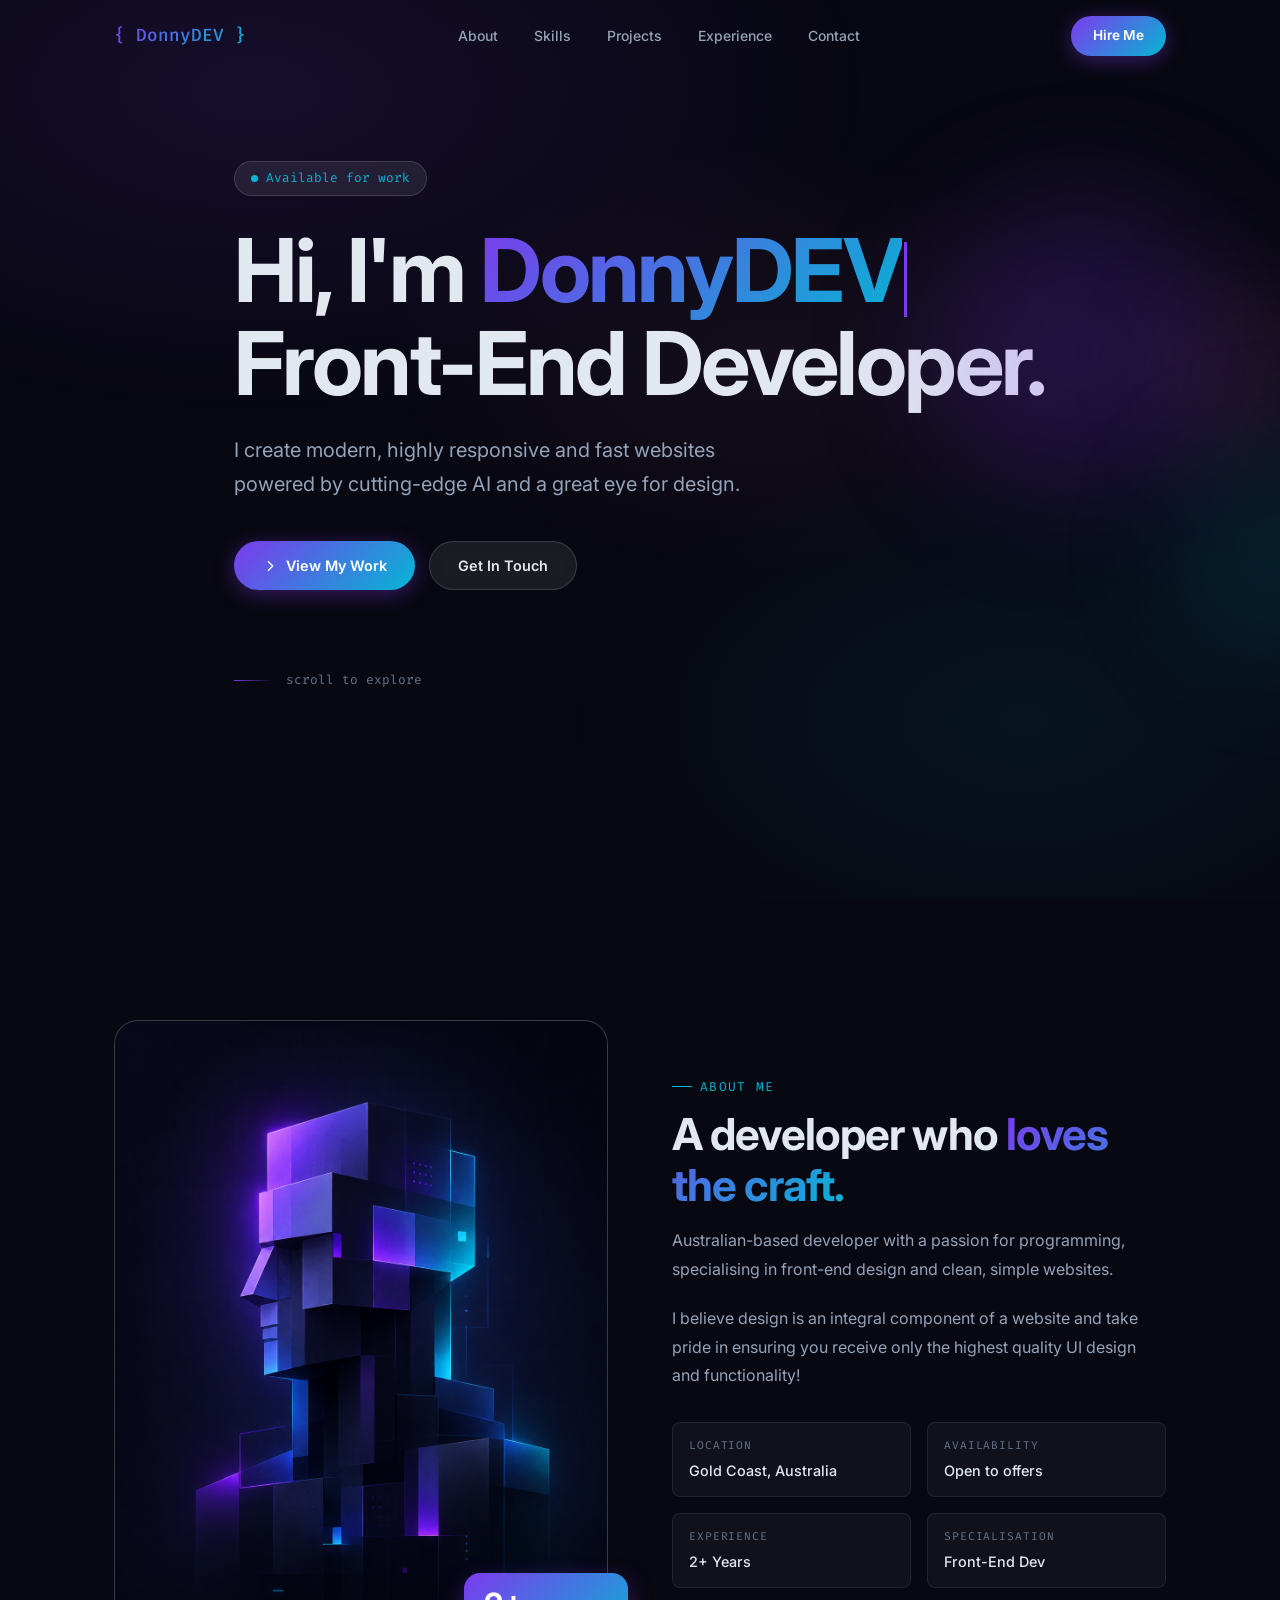
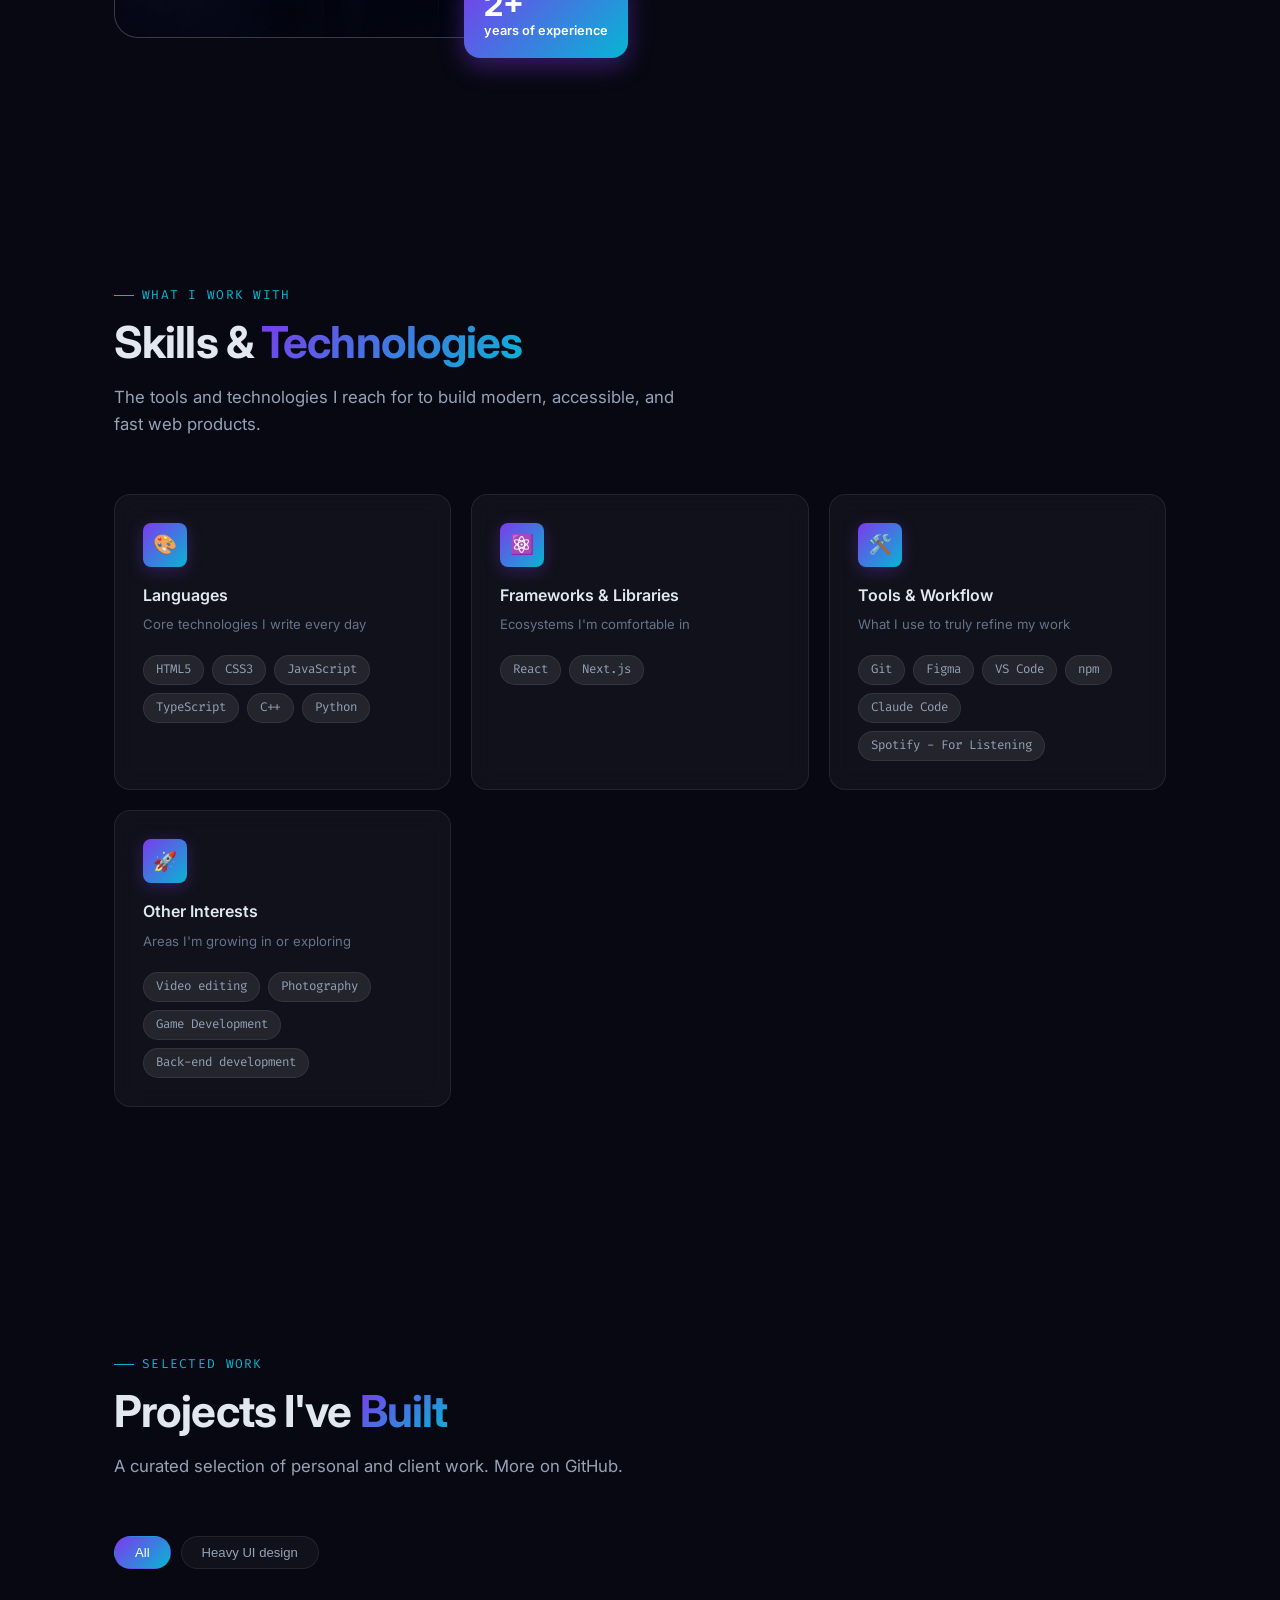
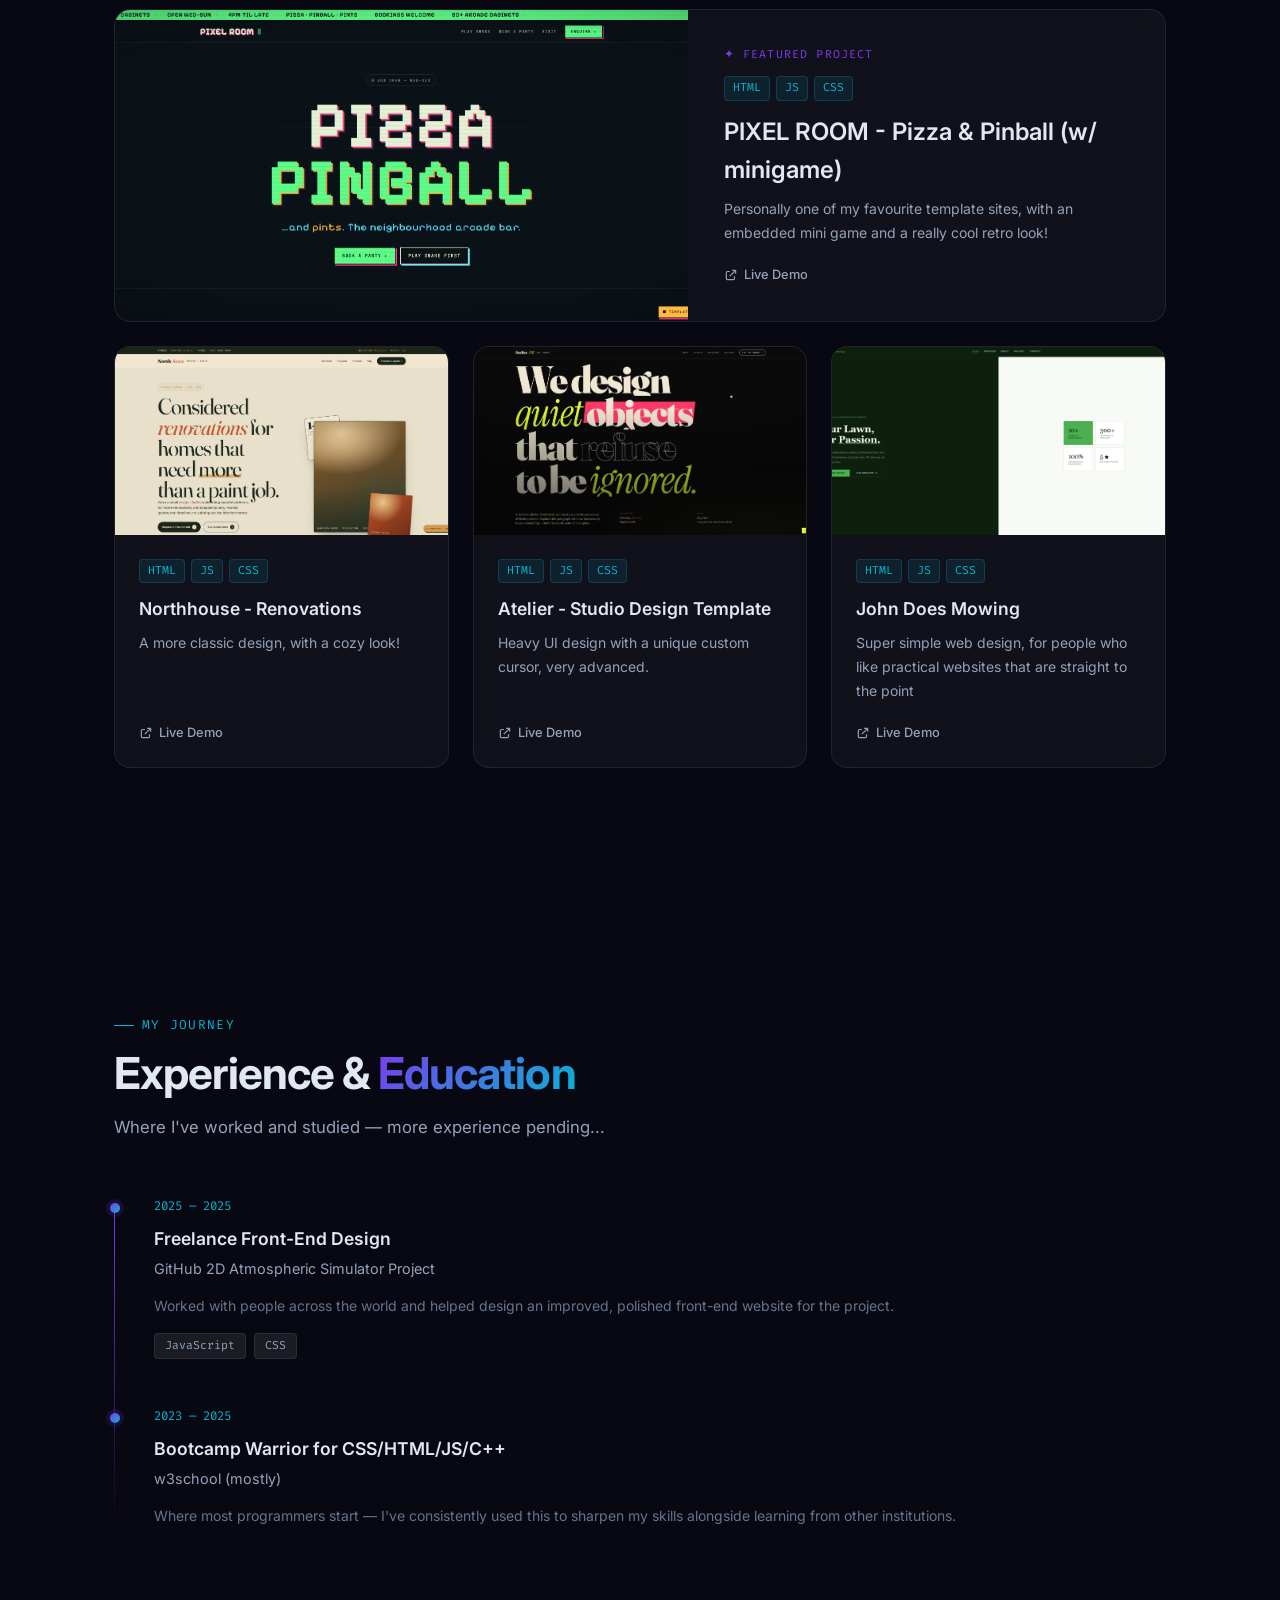
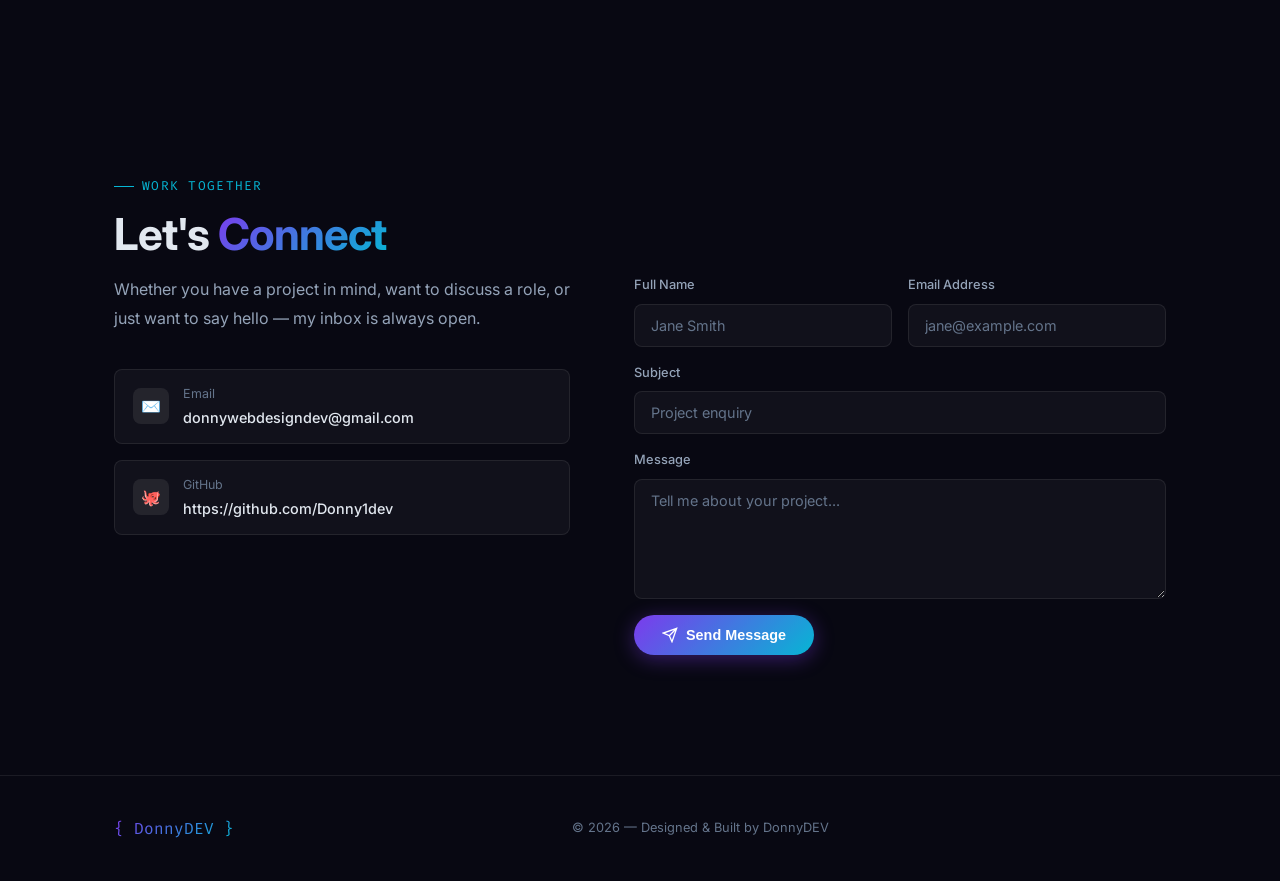
<file: index.html>
<!DOCTYPE html>
<html lang="en">
<head>
  <meta charset="UTF-8" />
  <meta name="viewport" content="width=device-width, initial-scale=1.0" />
  <title>DonnyDEV - Front-End Developer</title>
  <link rel="preconnect" href="https://fonts.googleapis.com" />
  <link rel="preconnect" href="https://fonts.gstatic.com" crossorigin />
  <link href="https://fonts.googleapis.com/css2?family=Inter:wght@300;400;500;600;700&family=Fira+Code:wght@400;500&display=swap" rel="stylesheet" />
  <link rel="stylesheet" href="styles.css" />
</head>

<body>

  <!-- =============================================
       NAVIGATION
  ============================================= -->
  <nav id="navbar">
    <div class="container nav-inner">
      <a href="#hero" class="nav-logo">{ DonnyDEV }</a>

      <ul class="nav-links" id="nav-links">
        <li><a href="#about">About</a></li>
        <li><a href="#skills">Skills</a></li>
        <li><a href="#projects">Projects</a></li>
        <li><a href="#experience">Experience</a></li>
        <li><a href="#contact">Contact</a></li>
      </ul>

      <a href="#contact" class="btn btn-primary nav-cta">Hire Me</a>

      <button class="hamburger" id="hamburger" aria-label="Toggle menu">
        <span></span><span></span><span></span>
      </button>
    </div>
  </nav>

  <!-- =============================================
       HERO
  ============================================= -->
  <section class="hero section" id="hero">
    <div class="container">
      <div class="hero-badge">
        <span class="dot"></span>
        Available for work
      </div>

      <h1 class="hero-title">
        Hi, I'm <span class="gradient-text" id="typewriter"></span><span class="cursor"></span><br />
        Front-End Developer.
      </h1>

      <p class="hero-subtitle">
        I create modern, highly responsive and fast websites powered by cutting-edge AI and a great eye for design.
      </p>

      <div class="hero-actions">
        <a href="#projects" class="btn btn-primary">
          <svg width="16" height="16" fill="none" viewBox="0 0 24 24" stroke="currentColor" stroke-width="2"><path d="M9 5l7 7-7 7"/></svg>
          View My Work
        </a>
        <a href="#contact" class="btn btn-ghost">Get In Touch</a>
      </div>

      <div class="hero-scroll">
        <span class="scroll-line"></span>
        scroll to explore
      </div>
    </div>

    <div class="hero-orbs">
      <div class="orb orb-1"></div>
      <div class="orb orb-2"></div>
      <div class="orb orb-3"></div>
    </div>
  </section>

  <!-- =============================================
       ABOUT
  ============================================= -->
  <section class="section" id="about">
    <div class="container">
      <div class="about-grid">

        <div class="about-photo-wrap reveal">
          <div class="about-photo">
            <img src="img/blockyman.png">
          </div>
          <div class="about-photo-badge">
            <span class="num">2+</span>
            years of experience
          </div>
        </div>

        <div class="about-text reveal" style="transition-delay: 0.15s">
          <span class="section-label">About Me</span>
          <h2 class="section-title">A developer who <span class="gradient-text">loves the craft.</span></h2>

          <p>
            <!-- Replace with paragraph 1 about yourself -->
            Australian-based developer with a passion for programming, specialising in front-end design and clean, simple websites.
          </p>
          <p>
            <!-- Replace with paragraph 2 about your approach -->
            I believe design is an integral component of a website and take pride in ensuring you receive only the highest quality UI design and functionality!
          </p>

          <div class="about-details">
            <div class="detail-item">
              <div class="detail-label">Location</div>
              <div class="detail-value">Gold Coast, Australia</div>
            </div>
            <div class="detail-item">
              <div class="detail-label">Availability</div>
              <div class="detail-value">Open to offers</div>
            </div>
            <div class="detail-item">
              <div class="detail-label">Experience</div>
              <div class="detail-value">2+ Years</div>
            </div>
            <div class="detail-item">
              <div class="detail-label">Specialisation</div>
              <div class="detail-value">Front-End Dev</div>
            </div>
          </div>
        </div>

      </div>
    </div>
  </section>

  <!-- =============================================
       SKILLS
  ============================================= -->
  <section class="section" id="skills">
    <div class="container">
      <span class="section-label">What I Work With</span>
      <h2 class="section-title">Skills &amp; <span class="gradient-text">Technologies</span></h2>
      <p class="section-desc">
        <!-- Optional: brief note about your skill philosophy -->
        The tools and technologies I reach for to build modern, accessible, and fast web products.
      </p>

      <div class="skills-grid">

        <div class="card skill-category reveal">
          <div class="skill-cat-icon">🎨</div>
          <div class="skill-cat-title">Languages</div>
          <div class="skill-cat-desc">Core technologies I write every day</div>
          <div class="skill-tags">
            <!-- Add / remove tags as needed -->
            <span class="skill-tag">HTML5</span>
            <span class="skill-tag">CSS3</span>
            <span class="skill-tag">JavaScript</span>
            <span class="skill-tag">TypeScript</span>
            <span class="skill-tag">C++</span>
            <span class="skill-tag">Python</span>
          </div>
        </div>

        <div class="card skill-category reveal" style="transition-delay: 0.1s">
          <div class="skill-cat-icon">⚛️</div>
          <div class="skill-cat-title">Frameworks &amp; Libraries</div>
          <div class="skill-cat-desc">Ecosystems I'm comfortable in</div>
          <div class="skill-tags">
            <span class="skill-tag">React</span>
            <span class="skill-tag">Next.js</span>
          </div>
        </div>

        <div class="card skill-category reveal" style="transition-delay: 0.2s">
          <div class="skill-cat-icon">🛠️</div>
          <div class="skill-cat-title">Tools &amp; Workflow</div>
          <div class="skill-cat-desc">What I use to truly refine my work</div>
          <div class="skill-tags">
            <span class="skill-tag">Git</span>
            <span class="skill-tag">Figma</span>
            <span class="skill-tag">VS Code</span>
            <span class="skill-tag">npm</span>
            <span class="skill-tag">Claude Code</span>
            <span class="skill-tag">Spotify - For Listening</span>
          </div>
        </div>

        <div class="card skill-category reveal" style="transition-delay: 0.3s">
          <div class="skill-cat-icon">🚀</div>
          <div class="skill-cat-title">Other Interests</div>
          <div class="skill-cat-desc">Areas I'm growing in or exploring</div>
          <div class="skill-tags">
            <span class="skill-tag">Video editing</span>
            <span class="skill-tag">Photography</span>
            <span class="skill-tag">Game Development</span>
            <span class="skill-tag">Back-end development</span>
          </div>
        </div>

      </div>
    </div>
  </section>

  <!-- =============================================
       PROJECTS
  ============================================= -->
  <section class="section" id="projects">
    <div class="container">
      <span class="section-label">Selected Work</span>
      <h2 class="section-title">Projects I've <span class="gradient-text">Built</span></h2>
      <p class="section-desc">A curated selection of personal and client work. More on GitHub.</p>

      <div class="projects-filter">
        <button class="filter-btn active" data-filter="all">All</button>
        <button class="filter-btn" data-filter="frontend">Heavy UI design</button>

      </div>

      <div class="projects-grid">

        <!-- FEATURED PROJECT — spans full row -->
        <div class="card project-card project-featured reveal" data-category="frontend">
          <div class="project-thumb">
            <img src="img/pixelroom.png">
          </div>
          <div class="project-body">
            <div class="featured-label">✦ Featured Project</div>
            <div class="project-tags">
              <span class="project-tag">HTML</span>
              <span class="project-tag">JS</span>
              <span class="project-tag">CSS</span>
            </div>
            <h3 class="project-title">PIXEL ROOM - Pizza & Pinball (w/ minigame) </h3>
            <p class="project-desc">
               Personally one of my favourite template sites, with an embedded mini game and a really cool retro look!
            </p>
            <div class="project-links">
              <a href="Projects/pixelroom_temp.html" target="_blank" class="project-link">
                <svg fill="none" viewBox="0 0 24 24" stroke="currentColor" stroke-width="2"><path d="M10 6H6a2 2 0 00-2 2v10a2 2 0 002 2h10a2 2 0 002-2v-4M14 4h6m0 0v6m0-6L10 14"/></svg>
                Live Demo
              </a>
            </div>
          </div>
        </div>

        <!-- Project 2 -->
        <div class="card project-card reveal" data-category="frontend" style="transition-delay:0.1s">
          <div class="project-thumb">
            <img src="img/northhouse.png">

          </div>
          <div class="project-body">
            <div class="project-tags">
              <span class="project-tag">HTML</span>
              <span class="project-tag">JS</span>
              <span class="project-tag">CSS</span>
            </div>
            <h3 class="project-title">Northhouse - Renovations</h3>
            <p class="project-desc">A more classic design, with a cozy look!</p>
            <div class="project-links">
              <a href="Projects/northhouse_temp.html" target="_blank" class="project-link">
                <svg fill="none" viewBox="0 0 24 24" stroke="currentColor" stroke-width="2"><path d="M10 6H6a2 2 0 00-2 2v10a2 2 0 002 2h10a2 2 0 002-2v-4M14 4h6m0 0v6m0-6L10 14"/></svg>
                Live Demo
              </a>
            </div>
          </div>
        </div>

        <!-- Project 3 -->
        <div class="card project-card reveal" data-category="frontend" style="transition-delay:0.2s">
          <div class="project-thumb">
            <img src="img/Atelier.png">
          </div>
          <div class="project-body">
            <div class="project-tags">
              <span class="project-tag">HTML</span>
              <span class="project-tag">JS</span>
              <span class="project-tag">CSS</span>
            </div>
            <h3 class="project-title">Atelier - Studio Design Template</h3>
            <p class="project-desc">Heavy UI design with a unique custom cursor, very advanced.</p>
            <div class="project-links">
              <a href="Projects/Atelier_temp.html" target="_blank" class="project-link">
                <svg fill="none" viewBox="0 0 24 24" stroke="currentColor" stroke-width="2"><path d="M10 6H6a2 2 0 00-2 2v10a2 2 0 002 2h10a2 2 0 002-2v-4M14 4h6m0 0v6m0-6L10 14"/></svg>
                Live Demo
              </a>
            </div>
          </div>
        </div>

        <!-- Project 4 -->
        <div class="card project-card reveal" data-category="fullstack" style="transition-delay:0.3s">
          <div class="project-thumb">
            <img src="img/johnmoe.png">
          </div>
          <div class="project-body">
            <div class="project-tags">
              <span class="project-tag">HTML</span>
              <span class="project-tag">JS</span>
              <span class="project-tag">CSS</span>
            </div>
            <h3 class="project-title">John Does Mowing</h3>
            <p class="project-desc">Super simple web design, for people who like practical websites that are straight to the point</p>
            <div class="project-links">
              <a href="Projects/John_temp.html" target="_blank" class="project-link">
                <svg fill="none" viewBox="0 0 24 24" stroke="currentColor" stroke-width="2"><path d="M10 6H6a2 2 0 00-2 2v10a2 2 0 002 2h10a2 2 0 002-2v-4M14 4h6m0 0v6m0-6L10 14"/></svg>
                Live Demo
              </a>
            </div>
          </div>
        </div>

      </div>
    </div>
  </section>

  <!-- =============================================
       EXPERIENCE
  ============================================= -->
  <section class="section" id="experience">
    <div class="container">
      <span class="section-label">My Journey</span>
      <h2 class="section-title">Experience &amp; <span class="gradient-text">Education</span></h2>
      <p class="section-desc">Where I've worked and studied — more experience pending...</p>

      <div class="timeline">

        <div class="timeline-item reveal" style="transition-delay: 0.1s">
          <div class="timeline-dot"></div>
          <div class="timeline-date">2025 — 2025</div>
          <div class="timeline-role">Freelance Front-End Design</div>
          <div class="timeline-company">GitHub 2D Atmospheric Simulator Project</div>
          <div class="timeline-desc">
            Worked with people across the world and helped design an improved, polished front-end website for the project.
          </div>
          <div class="timeline-chips">
            <span class="timeline-chip">JavaScript</span>
            <span class="timeline-chip">CSS</span>
          </div>
        </div>

        <div class="timeline-item reveal" style="transition-delay: 0.2s">
          <div class="timeline-dot"></div>
          <div class="timeline-date">2023 — 2025</div>
          <div class="timeline-role">Bootcamp Warrior for CSS/HTML/JS/C++</div>
          <div class="timeline-company">w3school (mostly)</div>
          <div class="timeline-desc">
            Where most programmers start — I've consistently used this to sharpen my skills alongside learning from other institutions.
          </div>
        </div>

      </div>
    </div>
  </section>

  <!-- =============================================
       CONTACT
  ============================================= -->
  <section class="section" id="contact">
    <div class="container">
      <span class="section-label">Work Together</span>
      <h2 class="section-title">Let's <span class="gradient-text">Connect</span></h2>

      <div class="contact-wrapper">

        <div class="contact-info reveal">
          <p>
            <!-- Replace with your availability / invitation message -->
            Whether you have a project in mind, want to discuss a role, or just want to say hello — my inbox is always open.
          </p>

          <div class="contact-links">
            <a href="mailto:donnywebdesigndev@gmail.com" class="contact-link-item">
              <div class="link-icon">✉️</div>
              <div>
                <div class="link-label">Email</div>
                <div class="link-value">donnywebdesigndev@gmail.com</div>
              </div>
            </a>
            <a href="#" class="contact-link-item">
              <div class="link-icon">🐙</div>
              <div>
                <div class="link-label">GitHub</div>
                <div class="link-value">https://github.com/Donny1dev</div>
              </div>
            </a>

          </div>
        </div>

        <form class="contact-form reveal" id="contact-form" style="transition-delay: 0.15s" novalidate>
          <div class="form-row">
            <div class="form-group">
              <label class="form-label" for="name">Full Name</label>
              <input class="form-input" type="text" id="name" name="name" placeholder="Jane Smith" required />
            </div>
            <div class="form-group">
              <label class="form-label" for="email">Email Address</label>
              <input class="form-input" type="email" id="email" name="email" placeholder="jane@example.com" required />
            </div>
          </div>
          <div class="form-group">
            <label class="form-label" for="subject">Subject</label>
            <input class="form-input" type="text" id="subject" name="subject" placeholder="Project enquiry" />
          </div>
          <div class="form-group">
            <label class="form-label" for="message">Message</label>
            <textarea class="form-textarea" id="message" name="message" placeholder="Tell me about your project..." required></textarea>
          </div>
          <button type="submit" class="btn btn-primary" style="align-self: flex-start">
            <svg width="16" height="16" fill="none" viewBox="0 0 24 24" stroke="currentColor" stroke-width="2"><path d="M22 2L11 13M22 2l-7 20-4-9-9-4 20-7z"/></svg>
            Send Message
          </button>
          <div class="form-status" id="form-status">Thanks! I'll get back to you soon.</div>
        </form>

      </div>
    </div>
  </section>

  <!-- =============================================
       FOOTER
  ============================================= -->
  <footer>
    <div class="container footer-inner">
      <span class="footer-logo">{ DonnyDEV }</span>
      <span class="footer-copy">© <span id="year"></span> — Designed &amp; Built by DonnyDEV</span>
      <div class="footer-socials">
      </div>
    </div>
  </footer>

  <script src="script.js"></script>

</body>
</html>
</file>
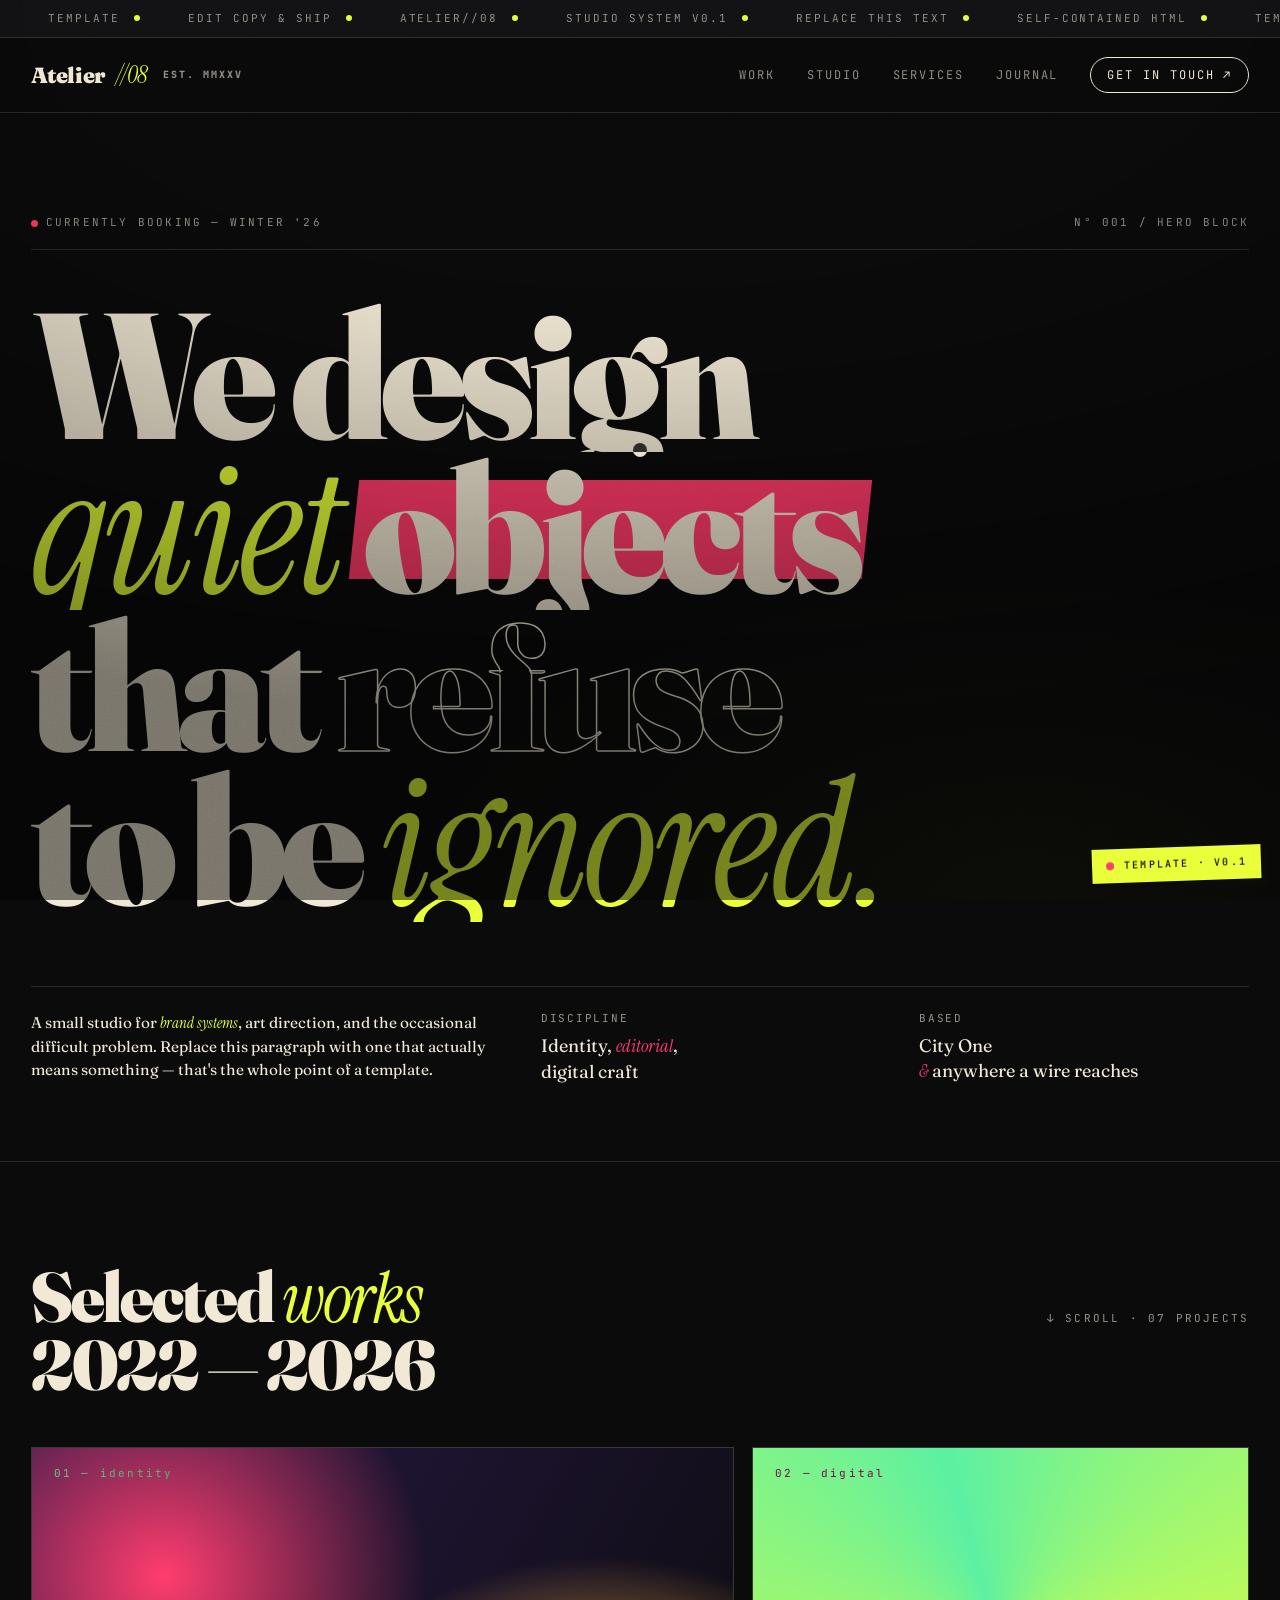
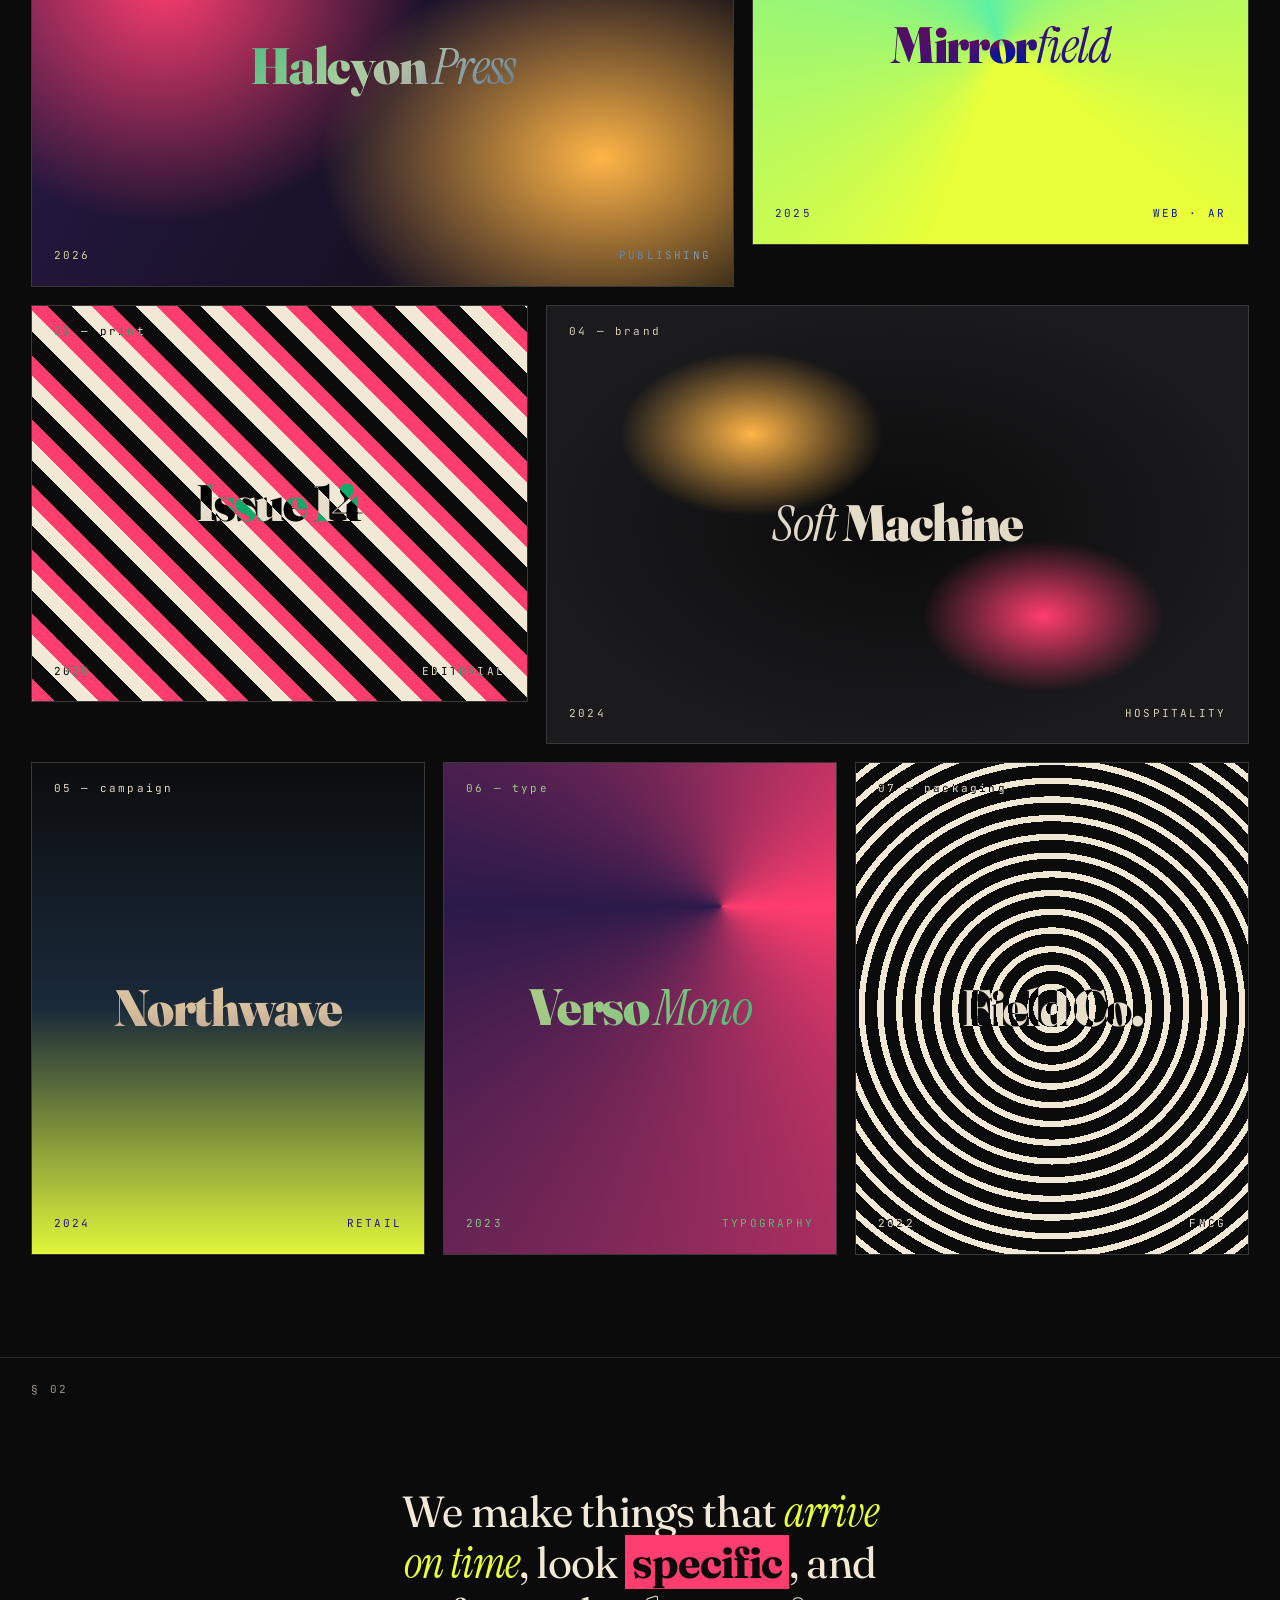
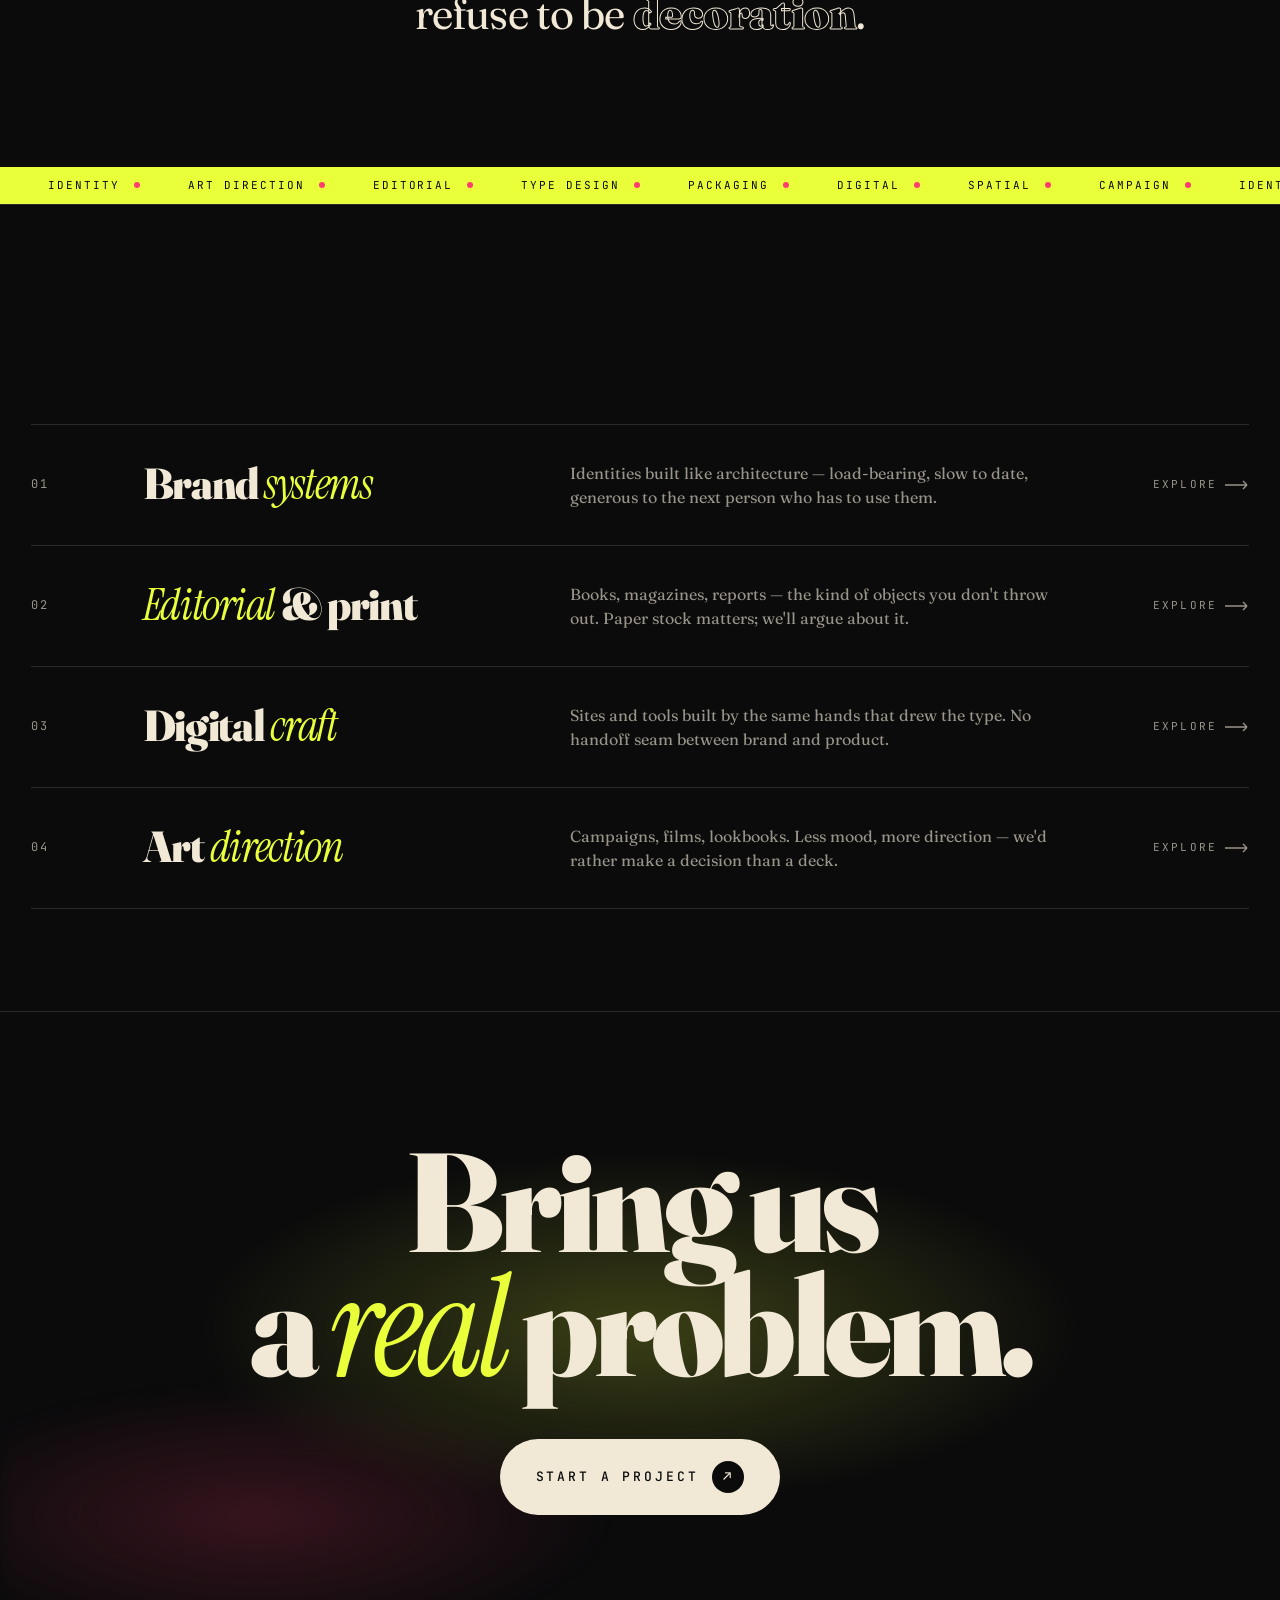
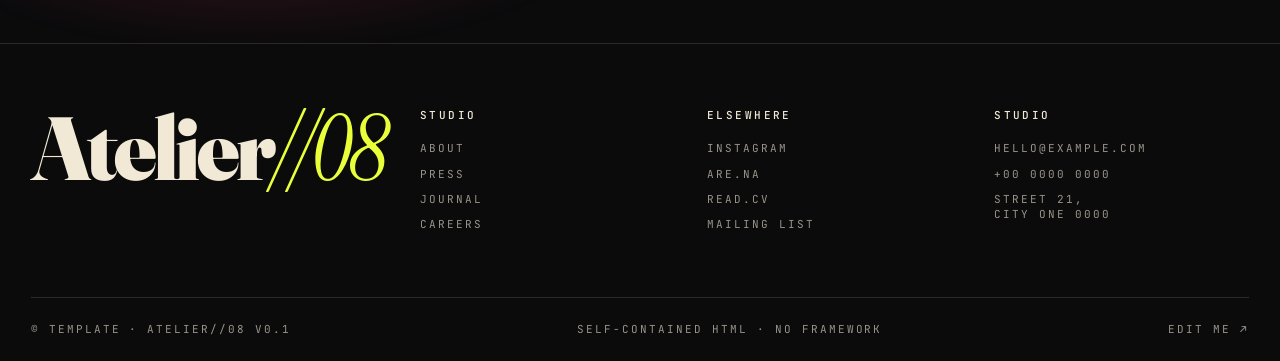
<file: Projects/Atelier_temp.html>
<!doctype html>
<html lang="en">
<head>
<meta charset="utf-8">
<meta name="viewport" content="width=device-width,initial-scale=1,viewport-fit=cover">
<meta name="color-scheme" content="dark">
<title>ATELIER//08 — Studio Template v0.1</title>

<!--
  atelier//08 — studio template
  v0.1 / single-file html
  drop images into /img, swap copy, ship.
  fonts: fraunces (display) · instrument serif (italic accents) · jetbrains mono (utility)
-->

<link rel="preconnect" href="https://fonts.googleapis.com">
<link rel="preconnect" href="https://fonts.gstatic.com" crossorigin>
<link href="https://fonts.googleapis.com/css2?family=Fraunces:ital,opsz,wght@0,9..144,400;0,9..144,700;0,9..144,900;1,9..144,500;1,9..144,700&family=Instrument+Serif:ital@0;1&family=JetBrains+Mono:wght@400;500&display=swap" rel="stylesheet">

<style>
/* ───────── tokens ───────── */
:root{
  --ink:#0b0b0c;
  --ink-2:#141416;
  --cream:#f1e9d6;
  --cream-dim:rgba(241,233,214,.62);
  --cream-faint:rgba(241,233,214,.18);
  --acid:#e8ff3a;
  --coral:#ff3d6e;
  --amber:#ffb547;
  --rule:rgba(241,233,214,.14);

  --gutter:clamp(16px, 2.4vw, 36px);
  --maxw:1640px;

  --f-display:"Fraunces", "Times New Roman", serif;
  --f-italic:"Instrument Serif", "Georgia", serif;
  --f-mono:"JetBrains Mono", ui-monospace, monospace;

  --ease:cubic-bezier(.22,.61,.36,1);
  --ease-out:cubic-bezier(.16,1,.3,1);
}

/* ───────── reset ───────── */
*,*::before,*::after{box-sizing:border-box;margin:0;padding:0}
html{scroll-behavior:smooth;-webkit-text-size-adjust:100%}
body{
  background:var(--ink);
  color:var(--cream);
  font-family:var(--f-display);
  font-weight:400;
  font-variation-settings:"opsz" 14;
  line-height:1.4;
  overflow-x:hidden;
  cursor:none;
}
@media (pointer:coarse){ body{cursor:auto} }
img,svg{display:block;max-width:100%}
a{color:inherit;text-decoration:none}
button{font:inherit;color:inherit;background:none;border:0}
::selection{background:var(--acid);color:var(--ink)}

/* ───────── grain · vignette ───────── */
.grain{
  position:fixed;inset:0;pointer-events:none;z-index:90;
  opacity:.22;mix-blend-mode:overlay;
  background-image:url("data:image/svg+xml;utf8,<svg xmlns='http://www.w3.org/2000/svg' width='160' height='160'><filter id='n'><feTurbulence type='fractalNoise' baseFrequency='.9' numOctaves='2' stitchTiles='stitch'/><feColorMatrix values='0 0 0 0 0  0 0 0 0 0  0 0 0 0 0  0 0 0 .55 0'/></filter><rect width='100%25' height='100%25' filter='url(%23n)'/></svg>");
}
.vignette{
  position:fixed;inset:0;pointer-events:none;z-index:80;
  background:
    radial-gradient(120% 80% at 50% 0%, transparent 40%, rgba(0,0,0,.45) 100%),
    radial-gradient(80% 60% at 80% 100%, rgba(232,255,58,.06), transparent 60%);
}

/* ───────── custom cursor ───────── */
.cursor{
  position:fixed;left:0;top:0;width:14px;height:14px;
  border-radius:50%;background:var(--cream);
  transform:translate(-50%,-50%);
  pointer-events:none;z-index:200;
  mix-blend-mode:difference;
  transition:width .22s var(--ease), height .22s var(--ease), background .2s var(--ease);
}
.cursor.is-hover{width:54px;height:54px;background:var(--acid)}
.cursor.is-down{width:10px;height:10px}

/* ───────── ticker ───────── */
.ticker{
  position:relative;
  display:flex;align-items:center;
  height:38px;
  border-bottom:1px solid var(--rule);
  background:var(--ink-2);
  overflow:hidden;
  font-family:var(--f-mono);
  font-size:11px;
  letter-spacing:.18em;
  text-transform:uppercase;
  color:var(--cream-dim);
}
.ticker__track{
  display:flex;gap:48px;
  white-space:nowrap;
  animation:slide 38s linear infinite;
  padding-left:48px;
  flex-shrink:0;
}
.ticker__track span{display:inline-flex;align-items:center;gap:14px}
.ticker__track i{
  display:inline-block;width:6px;height:6px;border-radius:50%;
  background:var(--acid);font-style:normal;
}
.ticker--alt{background:var(--acid);color:var(--ink);border-top:1px solid var(--ink)}
.ticker--alt i{background:var(--coral)}
.ticker--alt .ticker__track{animation-duration:46s;animation-direction:reverse}

@keyframes slide{
  from{transform:translate3d(0,0,0)}
  to{transform:translate3d(-50%,0,0)}
}

/* ───────── shell ───────── */
.shell{
  max-width:var(--maxw);
  margin:0 auto;
  padding:0 var(--gutter);
}

/* ───────── nav ───────── */
.nav{
  position:sticky;top:0;z-index:60;
  background:rgba(11,11,12,.78);
  backdrop-filter:blur(14px) saturate(140%);
  -webkit-backdrop-filter:blur(14px) saturate(140%);
  border-bottom:1px solid var(--rule);
}
.nav__row{
  display:flex;align-items:center;justify-content:space-between;
  height:74px;
}
.brand{
  display:flex;align-items:baseline;gap:10px;
  font-family:var(--f-display);
  font-weight:900;font-size:22px;letter-spacing:-.02em;
  font-variation-settings:"opsz" 30;
}
.brand em{
  font-family:var(--f-italic);font-style:italic;font-weight:400;
  color:var(--acid);font-size:24px;
}
.brand small{
  font-family:var(--f-mono);font-size:10px;letter-spacing:.2em;
  color:var(--cream-dim);text-transform:uppercase;margin-left:6px;
  align-self:center;
}
.menu{display:flex;gap:32px;align-items:center}
.menu a{
  font-family:var(--f-mono);font-size:12px;letter-spacing:.16em;
  text-transform:uppercase;color:var(--cream-dim);
  position:relative;padding:6px 0;transition:color .2s var(--ease);
}
.menu a::after{
  content:"";position:absolute;left:0;right:0;bottom:0;height:1px;
  background:var(--acid);transform:scaleX(0);transform-origin:left;
  transition:transform .35s var(--ease-out);
}
.menu a:hover{color:var(--cream)}
.menu a:hover::after{transform:scaleX(1)}
.menu .pill{
  border:1px solid var(--cream);border-radius:99px;
  padding:9px 16px;color:var(--cream);
}
.menu .pill::after{display:none}
.menu .pill:hover{background:var(--cream);color:var(--ink)}

/* ───────── hero ───────── */
.hero{
  position:relative;
  padding:clamp(56px, 8vw, 120px) 0 clamp(40px, 6vw, 80px);
}
.hero__meta{
  display:flex;justify-content:space-between;align-items:flex-end;
  font-family:var(--f-mono);font-size:11px;letter-spacing:.2em;
  text-transform:uppercase;color:var(--cream-dim);
  margin-bottom:48px;
  border-bottom:1px solid var(--rule);
  padding-bottom:18px;
}
.hero__meta span{display:flex;align-items:center;gap:8px}
.hero__meta .dot{
  width:7px;height:7px;border-radius:50%;background:var(--coral);
  box-shadow:0 0 0 0 rgba(255,61,110,.55);
  animation:pulse 1.6s ease-out infinite;
}
@keyframes pulse{
  0%{box-shadow:0 0 0 0 rgba(255,61,110,.55)}
  100%{box-shadow:0 0 0 12px rgba(255,61,110,0)}
}

.hero__lockup{
  font-family:var(--f-display);
  font-weight:900;
  font-size:clamp(64px, 14vw, 240px);
  line-height:.86;
  letter-spacing:-.04em;
  font-variation-settings:"opsz" 144;
  text-wrap:balance;
}
.hero__lockup .line{
  display:block;overflow:hidden;
}
.hero__lockup .line > span{
  display:inline-block;
  transform:translateY(110%);
  animation:rise 1.05s var(--ease-out) forwards;
}
.hero__lockup .l2 > span{animation-delay:.12s}
.hero__lockup .l3 > span{animation-delay:.24s}
.hero__lockup .l4 > span{animation-delay:.36s}

.hero__lockup em{
  font-family:var(--f-italic);font-style:italic;font-weight:400;
  color:var(--acid);
  letter-spacing:-.02em;
}
.hero__lockup .outline{
  -webkit-text-stroke:1.5px var(--cream);
  color:transparent;
}
.hero__lockup .swap{position:relative;display:inline-block}
.hero__lockup .swap::before{
  content:"";position:absolute;left:-.05em;right:-.05em;top:18%;bottom:18%;
  background:var(--coral);z-index:-1;
  transform:skew(-6deg);
}

@keyframes rise{
  from{transform:translateY(110%)}
  to{transform:translateY(0)}
}

.hero__foot{
  display:grid;grid-template-columns:1.4fr 1fr 1fr;gap:48px;
  margin-top:clamp(40px,5vw,72px);
  padding-top:24px;
  border-top:1px solid var(--rule);
}
.hero__foot p{
  font-family:var(--f-display);
  font-size:clamp(15px,1.2vw,18px);
  line-height:1.5;
  color:var(--cream);
  max-width:46ch;
}
.hero__foot p em{font-family:var(--f-italic);color:var(--acid)}
.hero__foot dl{font-family:var(--f-mono);font-size:11px;letter-spacing:.16em;text-transform:uppercase}
.hero__foot dt{color:var(--cream-dim);margin-bottom:6px}
.hero__foot dd{color:var(--cream);font-family:var(--f-display);font-size:18px;letter-spacing:0;text-transform:none}
.hero__foot dd em{font-family:var(--f-italic);color:var(--coral)}

/* template badge */
.tmpl-badge{
  position:fixed;right:18px;bottom:18px;z-index:120;
  display:flex;align-items:center;gap:10px;
  background:var(--acid);color:var(--ink);
  font-family:var(--f-mono);font-size:10px;letter-spacing:.22em;
  text-transform:uppercase;font-weight:500;
  padding:10px 14px;
  border:1px solid var(--ink);
  box-shadow:6px 6px 0 var(--ink);
  transform:rotate(-2deg);
}
.tmpl-badge::before{
  content:"";width:8px;height:8px;border-radius:50%;background:var(--coral);
}

/* ───────── work grid ───────── */
.work{
  padding:clamp(60px,8vw,120px) 0 clamp(60px,8vw,120px);
  border-top:1px solid var(--rule);
}
.section-head{
  display:flex;align-items:baseline;justify-content:space-between;
  gap:24px;flex-wrap:wrap;
  margin-bottom:48px;
}
.section-head h2{
  font-family:var(--f-display);font-weight:900;
  font-size:clamp(36px,5.5vw,84px);letter-spacing:-.03em;
  line-height:.95;
  font-variation-settings:"opsz" 96;
}
.section-head h2 em{font-family:var(--f-italic);font-weight:400;color:var(--acid)}
.section-head .tag{
  font-family:var(--f-mono);font-size:11px;letter-spacing:.2em;
  text-transform:uppercase;color:var(--cream-dim);
}

.grid{
  display:grid;
  grid-template-columns:repeat(12,1fr);
  gap:18px;
}
.tile{
  position:relative;overflow:hidden;
  aspect-ratio:4/3;
  border:1px solid var(--rule);
  background:#1b1b1d;
  cursor:none;
  isolation:isolate;
}
.tile--a{grid-column:span 7;aspect-ratio:16/10}
.tile--b{grid-column:span 5;aspect-ratio:5/4}
.tile--c{grid-column:span 5;aspect-ratio:5/4}
.tile--d{grid-column:span 7;aspect-ratio:16/10}
.tile--e{grid-column:span 4;aspect-ratio:4/5}
.tile--f{grid-column:span 4;aspect-ratio:4/5}
.tile--g{grid-column:span 4;aspect-ratio:4/5}

.tile__bg{
  position:absolute;inset:0;z-index:0;
  transform:scale(1.04);
  transition:transform .9s var(--ease-out), filter .9s var(--ease-out);
}
.tile:hover .tile__bg{transform:scale(1.12);filter:saturate(1.1)}

/* generated abstract artwork — each piece has its own palette */
.bg-1{background:
  radial-gradient(60% 90% at 20% 30%, #ff3d6e 0%, transparent 60%),
  radial-gradient(70% 80% at 80% 70%, #ffb547 0%, transparent 55%),
  linear-gradient(120deg,#2a1a4a,#0b0b0c);
}
.bg-2{background:
  conic-gradient(from 200deg at 50% 50%, #e8ff3a, #5cf0a3, #e8ff3a 80%);
  filter:blur(.4px);
}
.bg-3{background:
  repeating-linear-gradient(45deg, #f1e9d6 0 14px, #ff3d6e 14px 28px, #0b0b0c 28px 44px);
}
.bg-4{background:
  radial-gradient(closest-side at 30% 30%, #ffb547, transparent 60%),
  radial-gradient(closest-side at 70% 70%, #ff3d6e, transparent 55%),
  radial-gradient(closest-side at 50% 50%, #0b0b0c, #1b1b1d);
}
.bg-5{background:
  linear-gradient(180deg, #0b0b0c 0%, #1a2a3a 50%, #e8ff3a 100%);
}
.bg-6{background:
  conic-gradient(from 90deg at 70% 30%, #ff3d6e, #2a1a4a, #ff3d6e);
}
.bg-7{background:
  repeating-radial-gradient(circle at 50% 50%, #f1e9d6 0 6px, #0b0b0c 6px 18px);
}

.tile__label{
  position:absolute;left:0;right:0;bottom:0;z-index:2;
  display:flex;justify-content:space-between;align-items:flex-end;
  padding:22px;
  font-family:var(--f-mono);font-size:11px;letter-spacing:.2em;
  text-transform:uppercase;
  color:var(--cream);
  mix-blend-mode:difference;
}
.tile__no{
  position:absolute;top:18px;left:22px;z-index:2;
  font-family:var(--f-mono);font-size:11px;letter-spacing:.2em;
  color:var(--cream);mix-blend-mode:difference;
}
.tile__title{
  position:absolute;top:50%;left:0;right:0;
  text-align:center;
  transform:translateY(-50%);
  z-index:2;
  font-family:var(--f-display);
  font-weight:900;font-variation-settings:"opsz" 96;
  font-size:clamp(34px, 4vw, 66px);
  letter-spacing:-.03em;line-height:.95;
  color:var(--cream);
  mix-blend-mode:difference;
  padding:0 18px;
  transition:transform .6s var(--ease-out), letter-spacing .6s var(--ease-out);
}
.tile__title em{font-family:var(--f-italic);font-weight:400}
.tile:hover .tile__title{transform:translateY(-58%);letter-spacing:-.02em}

.tile__cta{
  position:absolute;left:50%;bottom:24px;z-index:3;
  transform:translate(-50%, 18px);
  opacity:0;
  font-family:var(--f-mono);font-size:11px;letter-spacing:.22em;
  text-transform:uppercase;color:var(--ink);
  background:var(--acid);padding:9px 16px;border-radius:99px;
  transition:opacity .35s var(--ease-out), transform .45s var(--ease-out);
}
.tile:hover .tile__cta{opacity:1;transform:translate(-50%, 0)}

/* ───────── manifesto ───────── */
.manifesto{
  padding:clamp(80px,10vw,160px) 0;
  border-top:1px solid var(--rule);
  position:relative;
}
.manifesto::before{
  content:"§ 02";
  position:absolute;top:24px;left:var(--gutter);
  font-family:var(--f-mono);font-size:11px;letter-spacing:.22em;
  color:var(--cream-dim);
}
.manifesto p{
  font-family:var(--f-display);
  font-weight:400;
  font-size:clamp(28px,3.4vw,54px);
  line-height:1.15;letter-spacing:-.02em;
  font-variation-settings:"opsz" 60;
  text-wrap:balance;
  max-width:24ch;
  margin:0 auto;
  text-align:center;
}
.manifesto p em{font-family:var(--f-italic);color:var(--acid)}
.manifesto p .mark{
  background:var(--coral);color:var(--ink);
  padding:0 .15em;
  font-weight:700;
}
.manifesto p .out{
  -webkit-text-stroke:1px var(--cream);color:transparent;
  font-weight:900;
}

/* ───────── services ───────── */
.services{
  border-top:1px solid var(--rule);
  padding:clamp(60px,8vw,120px) 0;
}
.svc-list{list-style:none}
.svc{
  display:grid;grid-template-columns:80px 1.2fr 1.6fr 120px;
  gap:32px;align-items:center;
  padding:36px 0;
  border-top:1px solid var(--rule);
  transition:padding .4s var(--ease-out), background .4s var(--ease-out);
  position:relative;
}
.svc:last-child{border-bottom:1px solid var(--rule)}
.svc:hover{padding:48px 0;background:linear-gradient(90deg, transparent, rgba(232,255,58,.04), transparent)}
.svc__no{
  font-family:var(--f-mono);font-size:12px;letter-spacing:.2em;
  color:var(--cream-dim);
}
.svc__title{
  font-family:var(--f-display);font-weight:900;
  font-size:clamp(28px,3.4vw,56px);
  letter-spacing:-.03em;line-height:1;
  font-variation-settings:"opsz" 96;
}
.svc__title em{font-family:var(--f-italic);font-weight:400;color:var(--acid)}
.svc:hover .svc__title em{color:var(--coral)}
.svc__desc{
  font-family:var(--f-display);font-size:16px;line-height:1.5;color:var(--cream-dim);
  max-width:48ch;
}
.svc__arr{
  justify-self:end;
  font-family:var(--f-mono);font-size:11px;letter-spacing:.2em;
  text-transform:uppercase;
  display:flex;align-items:center;gap:8px;
  transition:transform .4s var(--ease-out), color .3s var(--ease-out);
  color:var(--cream-dim);
}
.svc:hover .svc__arr{transform:translateX(-6px);color:var(--cream)}
.svc__arr svg{transition:transform .4s var(--ease-out)}
.svc:hover .svc__arr svg{transform:translateX(10px)}

@media (max-width:840px){
  .svc{grid-template-columns:60px 1fr;gap:18px}
  .svc__desc,.svc__arr{display:none}
}

/* ───────── cta block ───────── */
.cta{
  border-top:1px solid var(--rule);
  padding:clamp(80px,10vw,160px) 0;
  text-align:center;
  position:relative;
  overflow:hidden;
}
.cta::before{
  content:"";position:absolute;inset:0;z-index:0;
  background:
    radial-gradient(50% 40% at 50% 50%, rgba(232,255,58,.22), transparent 70%),
    radial-gradient(40% 30% at 20% 80%, rgba(255,61,110,.18), transparent 70%);
  filter:blur(8px);
}
.cta__inner{position:relative;z-index:1}
.cta h2{
  font-family:var(--f-display);font-weight:900;
  font-size:clamp(56px,11vw,180px);letter-spacing:-.04em;line-height:.88;
  font-variation-settings:"opsz" 144;
}
.cta h2 em{font-family:var(--f-italic);font-weight:400;color:var(--acid)}
.cta__btn{
  display:inline-flex;align-items:center;gap:14px;
  margin-top:48px;
  padding:22px 36px;
  background:var(--cream);color:var(--ink);
  font-family:var(--f-mono);font-size:13px;letter-spacing:.22em;
  text-transform:uppercase;font-weight:500;
  border-radius:99px;
  transition:transform .35s var(--ease-out), background .25s var(--ease);
}
.cta__btn:hover{transform:translateY(-3px);background:var(--acid)}
.cta__btn span{
  width:32px;height:32px;border-radius:50%;
  background:var(--ink);color:var(--cream);
  display:inline-grid;place-items:center;font-size:14px;
  transition:transform .35s var(--ease-out);
}
.cta__btn:hover span{transform:rotate(45deg)}

/* ───────── footer ───────── */
.footer{
  border-top:1px solid var(--rule);
  padding:64px 0 24px;
  font-family:var(--f-mono);font-size:11px;letter-spacing:.18em;
  text-transform:uppercase;color:var(--cream-dim);
}
.foot-grid{
  display:grid;grid-template-columns:1.4fr 1fr 1fr 1fr;gap:32px;
  margin-bottom:64px;
}
.foot-grid h4{
  color:var(--cream);margin-bottom:18px;
  font-family:var(--f-mono);font-size:11px;letter-spacing:.22em;
  font-weight:500;
}
.foot-grid ul{list-style:none;display:flex;flex-direction:column;gap:10px}
.foot-grid a:hover{color:var(--acid)}
.foot-brand{
  font-family:var(--f-display);font-weight:900;
  font-size:clamp(48px,7vw,108px);letter-spacing:-.03em;line-height:.9;
  color:var(--cream);text-transform:none;letter-spacing:-.04em;
  font-variation-settings:"opsz" 120;
}
.foot-brand em{font-family:var(--f-italic);font-weight:400;color:var(--acid)}
.foot-bot{
  display:flex;justify-content:space-between;align-items:center;
  padding-top:24px;border-top:1px solid var(--rule);
}

@media (max-width:900px){
  .foot-grid{grid-template-columns:1fr 1fr}
  .hero__foot{grid-template-columns:1fr}
  .grid{grid-template-columns:repeat(6,1fr)}
  .tile--a,.tile--d{grid-column:span 6;aspect-ratio:4/3}
  .tile--b,.tile--c{grid-column:span 3;aspect-ratio:1/1}
  .tile--e,.tile--f,.tile--g{grid-column:span 2;aspect-ratio:3/4}
}
@media (max-width:600px){
  .menu{display:none}
  .grid{grid-template-columns:1fr;gap:14px}
  .tile{grid-column:1/-1 !important;aspect-ratio:4/3 !important}
  .tile__title{font-size:42px}
  .tmpl-badge{font-size:9px;padding:8px 10px}
}

/* reveal-on-scroll */
.reveal{opacity:0;transform:translateY(28px);transition:opacity .9s var(--ease-out), transform .9s var(--ease-out)}
.reveal.in{opacity:1;transform:none}

@media (prefers-reduced-motion:reduce){
  *,*::before,*::after{animation:none !important;transition:none !important}
  .hero__lockup .line > span{transform:none}
  .reveal{opacity:1;transform:none}
}
</style>
</head>

<body>

<div class="grain" aria-hidden="true"></div>
<div class="vignette" aria-hidden="true"></div>
<div class="cursor" id="cursor" aria-hidden="true"></div>

<!-- ticker -->
<div class="ticker" role="presentation">
  <div class="ticker__track" aria-hidden="true">
    <span>Template <i></i></span><span>Edit copy &amp; ship <i></i></span>
    <span>Atelier//08 <i></i></span><span>Studio system v0.1 <i></i></span>
    <span>Replace this text <i></i></span><span>Self-contained html <i></i></span>
    <span>Template <i></i></span><span>Edit copy &amp; ship <i></i></span>
    <span>Atelier//08 <i></i></span><span>Studio system v0.1 <i></i></span>
    <span>Replace this text <i></i></span><span>Self-contained html <i></i></span>
  </div>
</div>

<!-- nav -->
<header class="nav">
  <div class="shell nav__row">
    <a class="brand" href="#">Atelier<em>//08</em><small>est. mmxxv</small></a>
    <nav class="menu" aria-label="primary">
      <a href="#work">Work</a>
      <a href="#studio">Studio</a>
      <a href="#services">Services</a>
      <a href="#journal">Journal</a>
      <a class="pill" href="#contact">Get in touch ↗</a>
    </nav>
  </div>
</header>

<main>

  <!-- hero -->
  <section class="hero">
    <div class="shell">

      <div class="hero__meta">
        <span><i class="dot"></i> currently booking — winter '26</span>
        <span>n° 001 / hero block</span>
      </div>

      <h1 class="hero__lockup">
        <span class="line l1"><span>We&nbsp;design</span></span>
        <span class="line l2"><span><em>quiet</em>&nbsp;<span class="swap">objects</span></span></span>
        <span class="line l3"><span>that <span class="outline">refuse</span></span></span>
        <span class="line l4"><span>to be <em>ignored.</em></span></span>
      </h1>

      <div class="hero__foot">
        <p>A small studio for <em>brand systems</em>, art direction, and the occasional difficult problem. Replace this paragraph with one that actually means something — that's the whole point of a template.</p>
        <dl>
          <dt>Discipline</dt>
          <dd>Identity, <em>editorial</em>,<br>digital craft</dd>
        </dl>
        <dl>
          <dt>Based</dt>
          <dd>City One<br><em>&amp;</em> anywhere a wire reaches</dd>
        </dl>
      </div>
    </div>
  </section>

  <!-- work -->
  <section class="work" id="work">
    <div class="shell">
      <div class="section-head reveal">
        <h2>Selected <em>works</em><br>2022 — 2026</h2>
        <span class="tag">↓ scroll · 07 projects</span>
      </div>

      <div class="grid">

        <a class="tile tile--a reveal" href="#" data-i="01">
          <div class="tile__bg bg-1"></div>
          <span class="tile__no">01 — identity</span>
          <h3 class="tile__title">Halcyon <em>Press</em></h3>
          <span class="tile__label"><span>2026</span><span>publishing</span></span>
          <span class="tile__cta">View case study →</span>
        </a>

        <a class="tile tile--b reveal" href="#" data-i="02">
          <div class="tile__bg bg-2"></div>
          <span class="tile__no">02 — digital</span>
          <h3 class="tile__title">Mirror<em>field</em></h3>
          <span class="tile__label"><span>2025</span><span>web · ar</span></span>
          <span class="tile__cta">View case study →</span>
        </a>

        <a class="tile tile--c reveal" href="#" data-i="03">
          <div class="tile__bg bg-3"></div>
          <span class="tile__no">03 — print</span>
          <h3 class="tile__title">Issue 14</h3>
          <span class="tile__label"><span>2025</span><span>editorial</span></span>
          <span class="tile__cta">View case study →</span>
        </a>

        <a class="tile tile--d reveal" href="#" data-i="04">
          <div class="tile__bg bg-4"></div>
          <span class="tile__no">04 — brand</span>
          <h3 class="tile__title"><em>Soft</em> Machine</h3>
          <span class="tile__label"><span>2024</span><span>hospitality</span></span>
          <span class="tile__cta">View case study →</span>
        </a>

        <a class="tile tile--e reveal" href="#" data-i="05">
          <div class="tile__bg bg-5"></div>
          <span class="tile__no">05 — campaign</span>
          <h3 class="tile__title">Northwave</h3>
          <span class="tile__label"><span>2024</span><span>retail</span></span>
          <span class="tile__cta">View case study →</span>
        </a>

        <a class="tile tile--f reveal" href="#" data-i="06">
          <div class="tile__bg bg-6"></div>
          <span class="tile__no">06 — type</span>
          <h3 class="tile__title">Verso <em>Mono</em></h3>
          <span class="tile__label"><span>2023</span><span>typography</span></span>
          <span class="tile__cta">View case study →</span>
        </a>

        <a class="tile tile--g reveal" href="#" data-i="07">
          <div class="tile__bg bg-7"></div>
          <span class="tile__no">07 — packaging</span>
          <h3 class="tile__title">Field Co.</h3>
          <span class="tile__label"><span>2022</span><span>fmcg</span></span>
          <span class="tile__cta">View case study →</span>
        </a>

      </div>
    </div>
  </section>

  <!-- manifesto -->
  <section class="manifesto" id="studio">
    <div class="shell">
      <p class="reveal">We make things that <em>arrive on time</em>, look <span class="mark">specific</span>, and refuse to be <span class="out">decoration</span>.</p>
    </div>
  </section>

  <!-- ticker secondary -->
  <div class="ticker ticker--alt" role="presentation">
    <div class="ticker__track" aria-hidden="true">
      <span>Identity <i></i></span><span>Art direction <i></i></span>
      <span>Editorial <i></i></span><span>Type design <i></i></span>
      <span>Packaging <i></i></span><span>Digital <i></i></span>
      <span>Spatial <i></i></span><span>Campaign <i></i></span>
      <span>Identity <i></i></span><span>Art direction <i></i></span>
      <span>Editorial <i></i></span><span>Type design <i></i></span>
      <span>Packaging <i></i></span><span>Digital <i></i></span>
      <span>Spatial <i></i></span><span>Campaign <i></i></span>
    </div>
  </div>

  <!-- services -->
  <section class="services" id="services">
    <div class="shell">
      <div class="section-head reveal">
        <h2>What we <em>do</em></h2>
        <span class="tag">04 disciplines · open briefs</span>
      </div>

      <ul class="svc-list">
        <li class="svc reveal">
          <span class="svc__no">01</span>
          <span class="svc__title">Brand <em>systems</em></span>
          <span class="svc__desc">Identities built like architecture — load-bearing, slow to date, generous to the next person who has to use them.</span>
          <span class="svc__arr">explore <svg width="24" height="10" viewBox="0 0 24 10" fill="none"><path d="M0 5h22m0 0L18 1m4 4l-4 4" stroke="currentColor" stroke-width="1.4"/></svg></span>
        </li>
        <li class="svc reveal">
          <span class="svc__no">02</span>
          <span class="svc__title"><em>Editorial</em> &amp; print</span>
          <span class="svc__desc">Books, magazines, reports — the kind of objects you don't throw out. Paper stock matters; we'll argue about it.</span>
          <span class="svc__arr">explore <svg width="24" height="10" viewBox="0 0 24 10" fill="none"><path d="M0 5h22m0 0L18 1m4 4l-4 4" stroke="currentColor" stroke-width="1.4"/></svg></span>
        </li>
        <li class="svc reveal">
          <span class="svc__no">03</span>
          <span class="svc__title">Digital <em>craft</em></span>
          <span class="svc__desc">Sites and tools built by the same hands that drew the type. No handoff seam between brand and product.</span>
          <span class="svc__arr">explore <svg width="24" height="10" viewBox="0 0 24 10" fill="none"><path d="M0 5h22m0 0L18 1m4 4l-4 4" stroke="currentColor" stroke-width="1.4"/></svg></span>
        </li>
        <li class="svc reveal">
          <span class="svc__no">04</span>
          <span class="svc__title">Art <em>direction</em></span>
          <span class="svc__desc">Campaigns, films, lookbooks. Less mood, more direction — we'd rather make a decision than a deck.</span>
          <span class="svc__arr">explore <svg width="24" height="10" viewBox="0 0 24 10" fill="none"><path d="M0 5h22m0 0L18 1m4 4l-4 4" stroke="currentColor" stroke-width="1.4"/></svg></span>
        </li>
      </ul>
    </div>
  </section>

  <!-- cta -->
  <section class="cta" id="contact">
    <div class="shell cta__inner">
      <h2 class="reveal">Bring us<br>a <em>real</em> problem.</h2>
      <a class="cta__btn" href="mailto:hello@example.com">
        Start a project
        <span>↗</span>
      </a>
    </div>
  </section>

</main>

<!-- footer -->
<footer class="footer">
  <div class="shell">

    <div class="foot-grid">
      <div>
        <div class="foot-brand">Atelier<em>//08</em></div>
      </div>
      <div>
        <h4>Studio</h4>
        <ul>
          <li><a href="#">About</a></li>
          <li><a href="#">Press</a></li>
          <li><a href="#">Journal</a></li>
          <li><a href="#">Careers</a></li>
        </ul>
      </div>
      <div>
        <h4>Elsewhere</h4>
        <ul>
          <li><a href="#">Instagram</a></li>
          <li><a href="#">Are.na</a></li>
          <li><a href="#">Read.cv</a></li>
          <li><a href="#">Mailing list</a></li>
        </ul>
      </div>
      <div>
        <h4>Studio</h4>
        <ul>
          <li>hello@example.com</li>
          <li>+00 0000 0000</li>
          <li>Street 21,<br>City One 0000</li>
        </ul>
      </div>
    </div>

    <div class="foot-bot">
      <span>© Template · Atelier//08 v0.1</span>
      <span>Self-contained html · no framework</span>
      <span>Edit me ↗</span>
    </div>
  </div>
</footer>

<div class="tmpl-badge">Template · v0.1</div>

<script>
/* cursor follow */
(function(){
  const c = document.getElementById('cursor');
  if (!c || matchMedia('(pointer:coarse)').matches) return;
  let x = innerWidth/2, y = innerHeight/2, tx = x, ty = y;
  addEventListener('mousemove', e => { tx = e.clientX; ty = e.clientY; });
  addEventListener('mousedown', () => c.classList.add('is-down'));
  addEventListener('mouseup',   () => c.classList.remove('is-down'));
  document.querySelectorAll('a, button, .tile, .svc').forEach(el => {
    el.addEventListener('mouseenter', () => c.classList.add('is-hover'));
    el.addEventListener('mouseleave', () => c.classList.remove('is-hover'));
  });
  (function loop(){
    x += (tx - x) * 0.22;
    y += (ty - y) * 0.22;
    c.style.transform = `translate(${x}px, ${y}px) translate(-50%, -50%)`;
    requestAnimationFrame(loop);
  })();
})();

/* reveal on scroll */
(function(){
  const io = new IntersectionObserver(entries => {
    entries.forEach(e => { if (e.isIntersecting){ e.target.classList.add('in'); io.unobserve(e.target); } });
  }, { rootMargin: '0px 0px -8% 0px', threshold: 0.08 });
  document.querySelectorAll('.reveal').forEach(el => io.observe(el));
})();
</script>

</body>
</html>
</file>
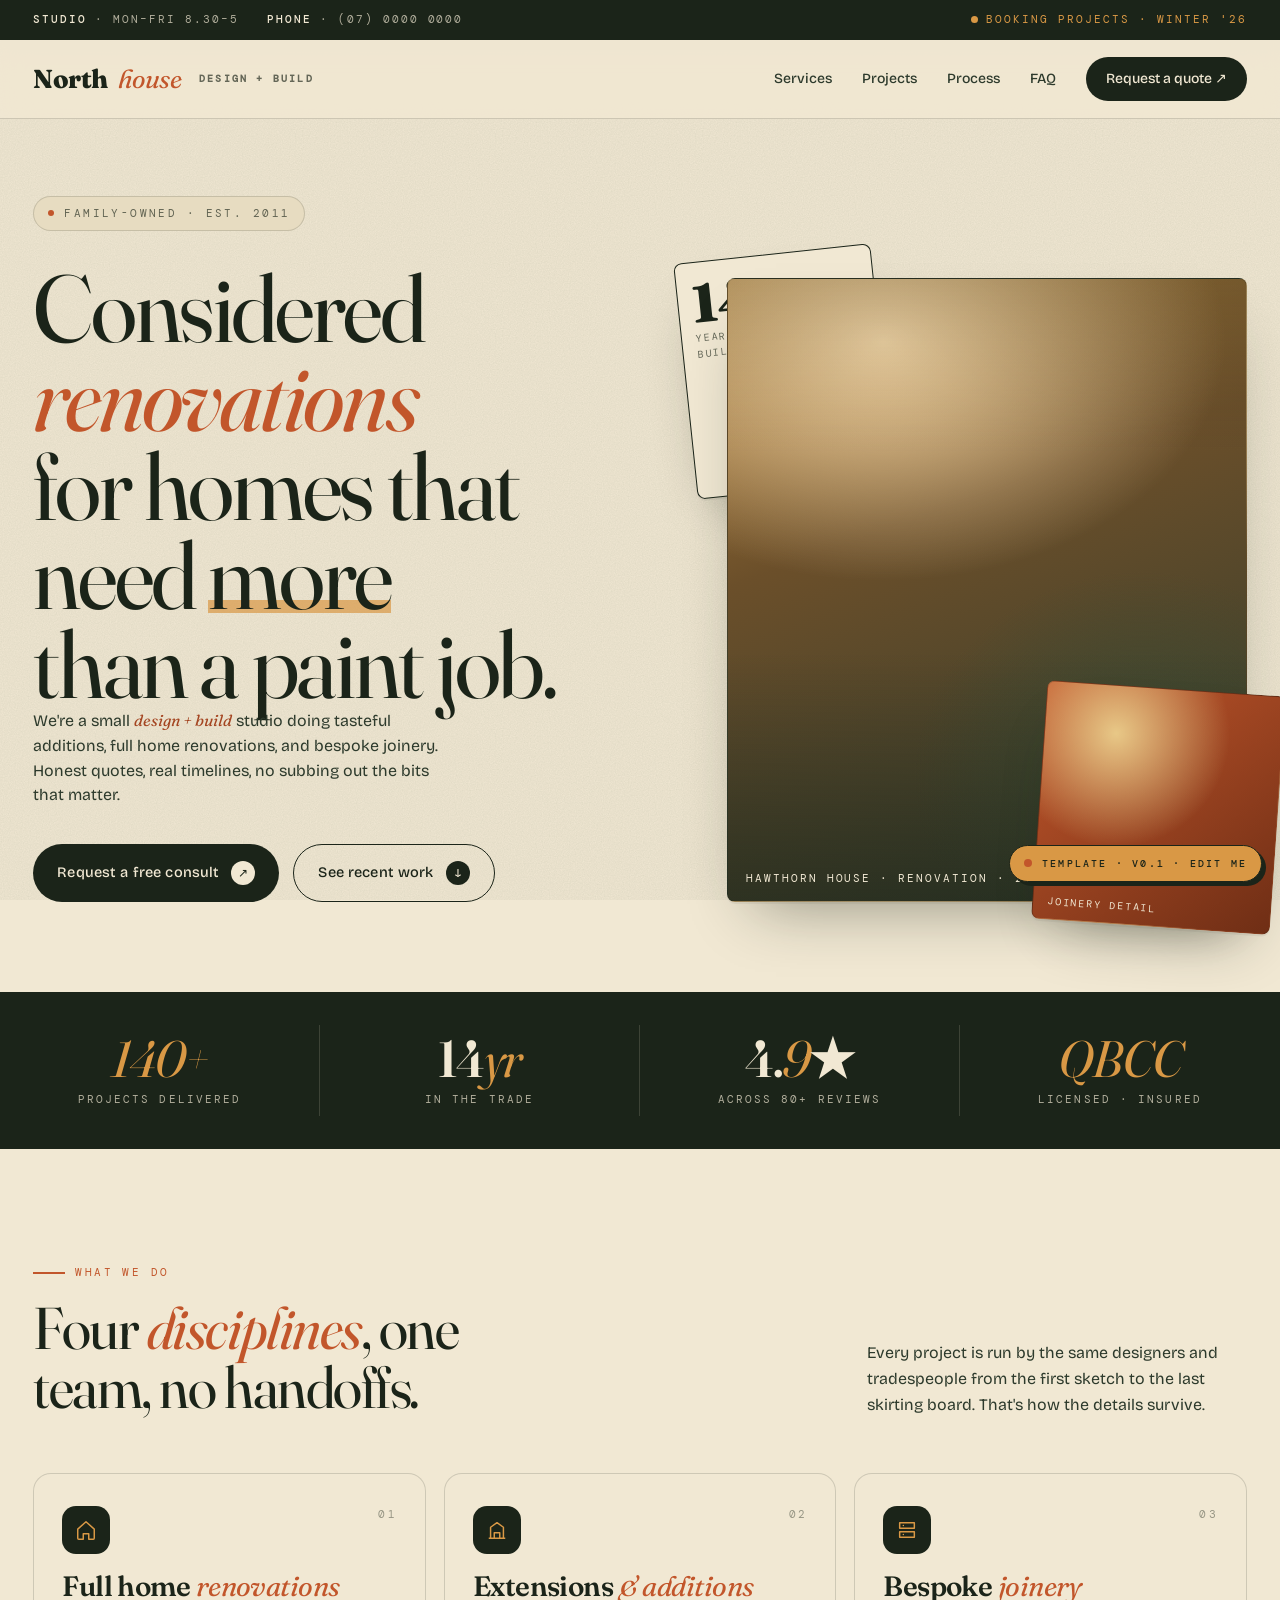
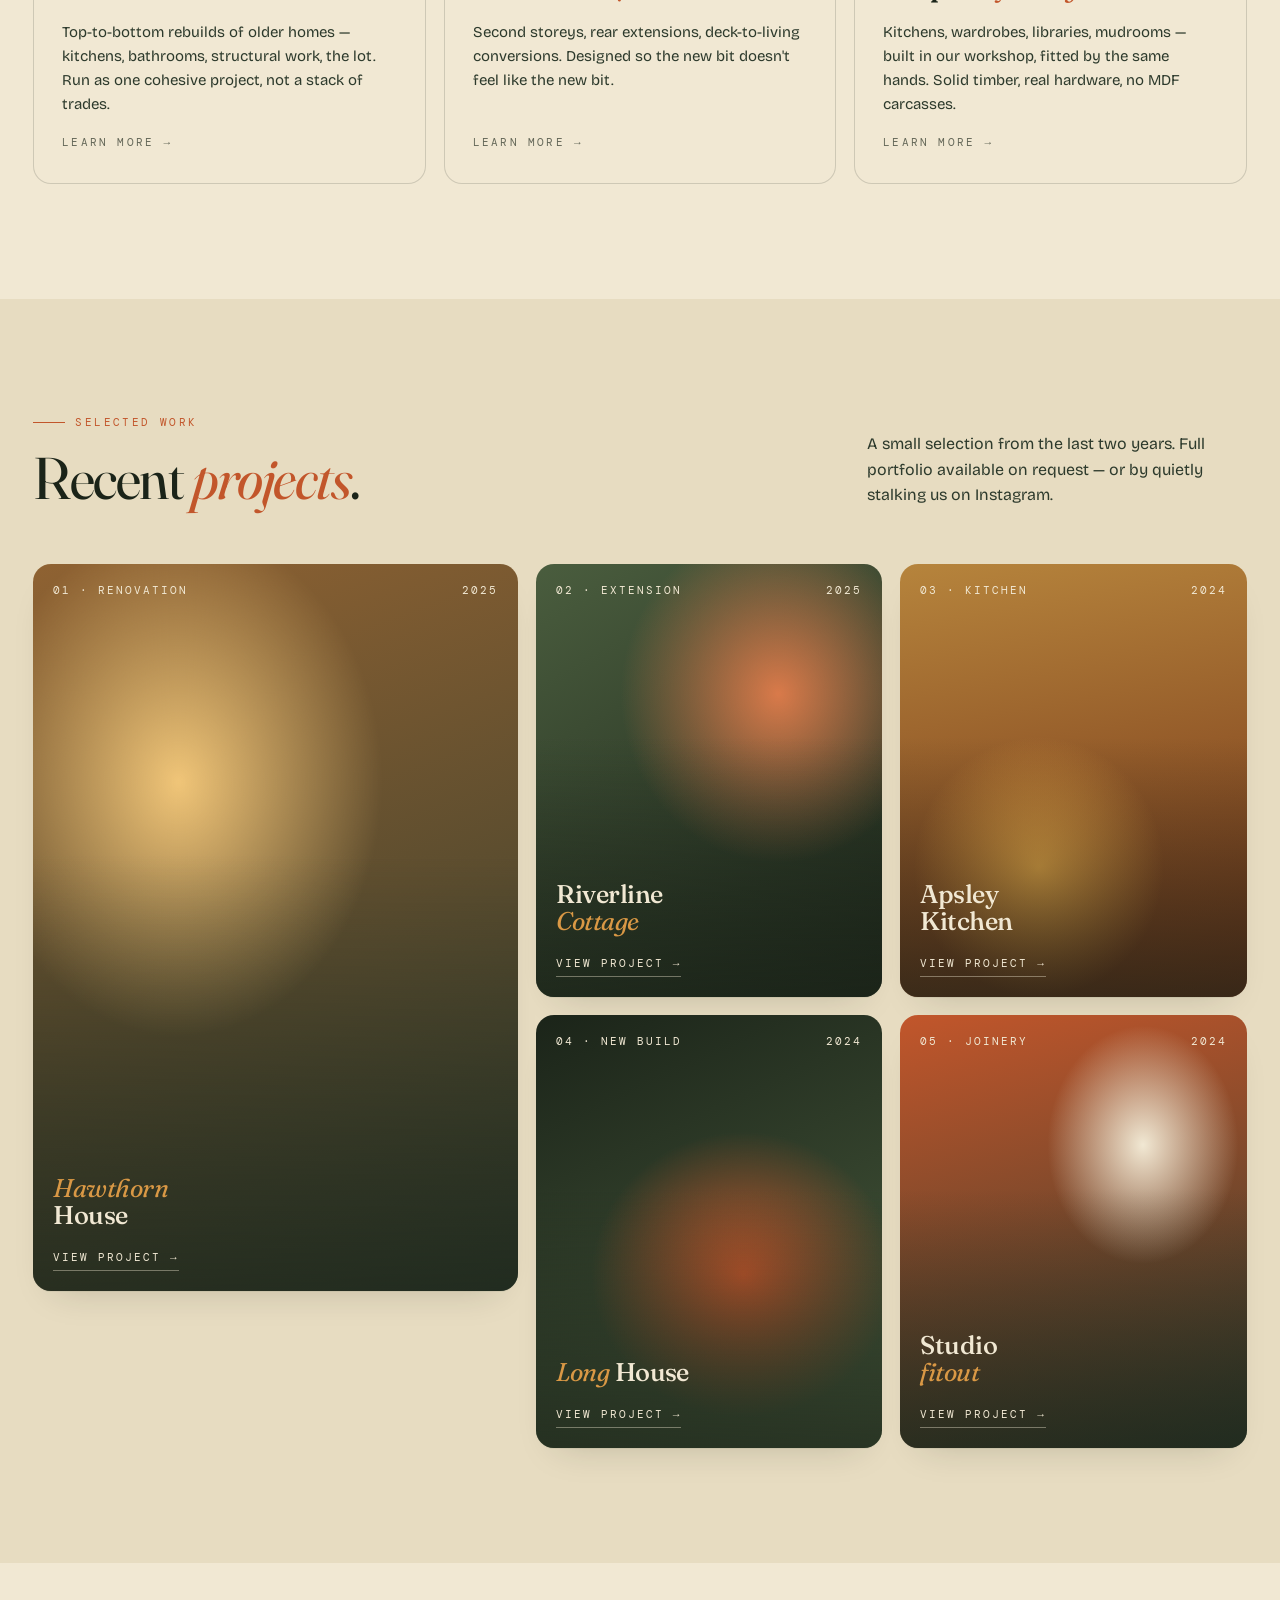
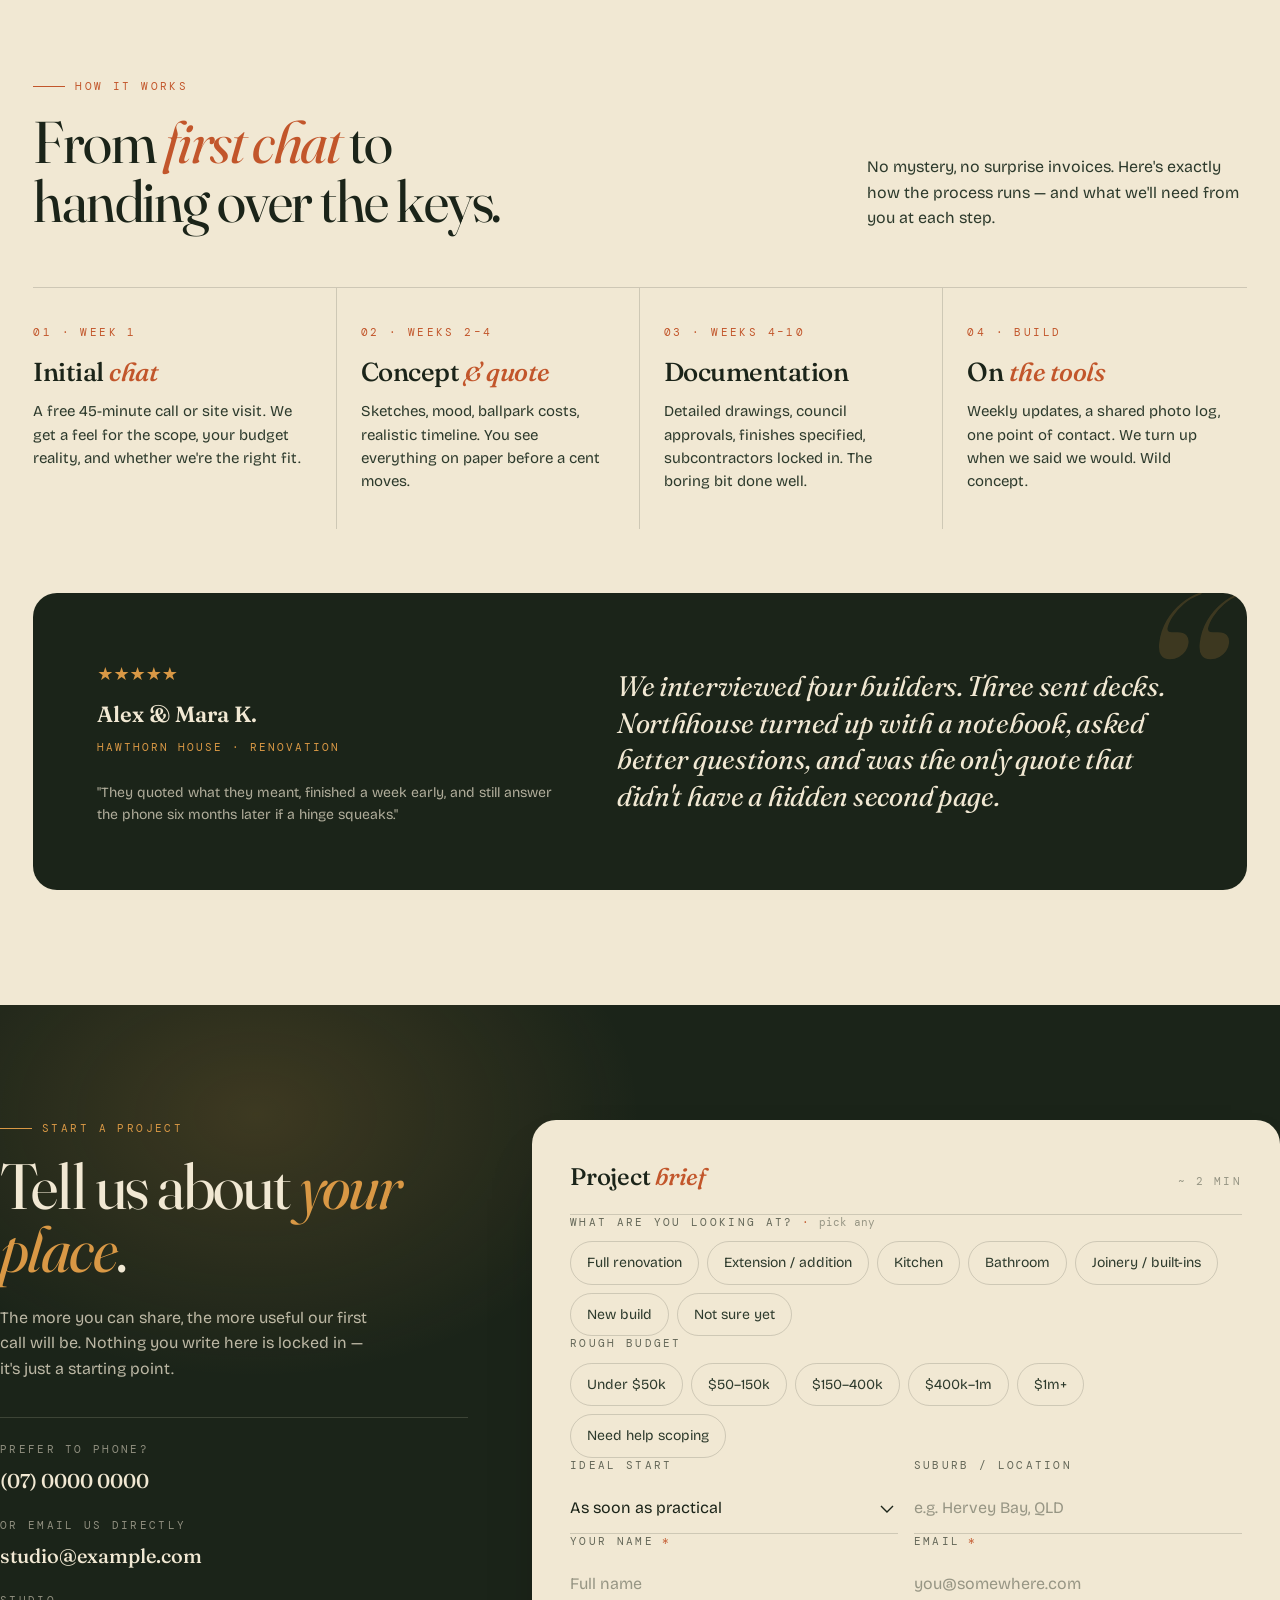
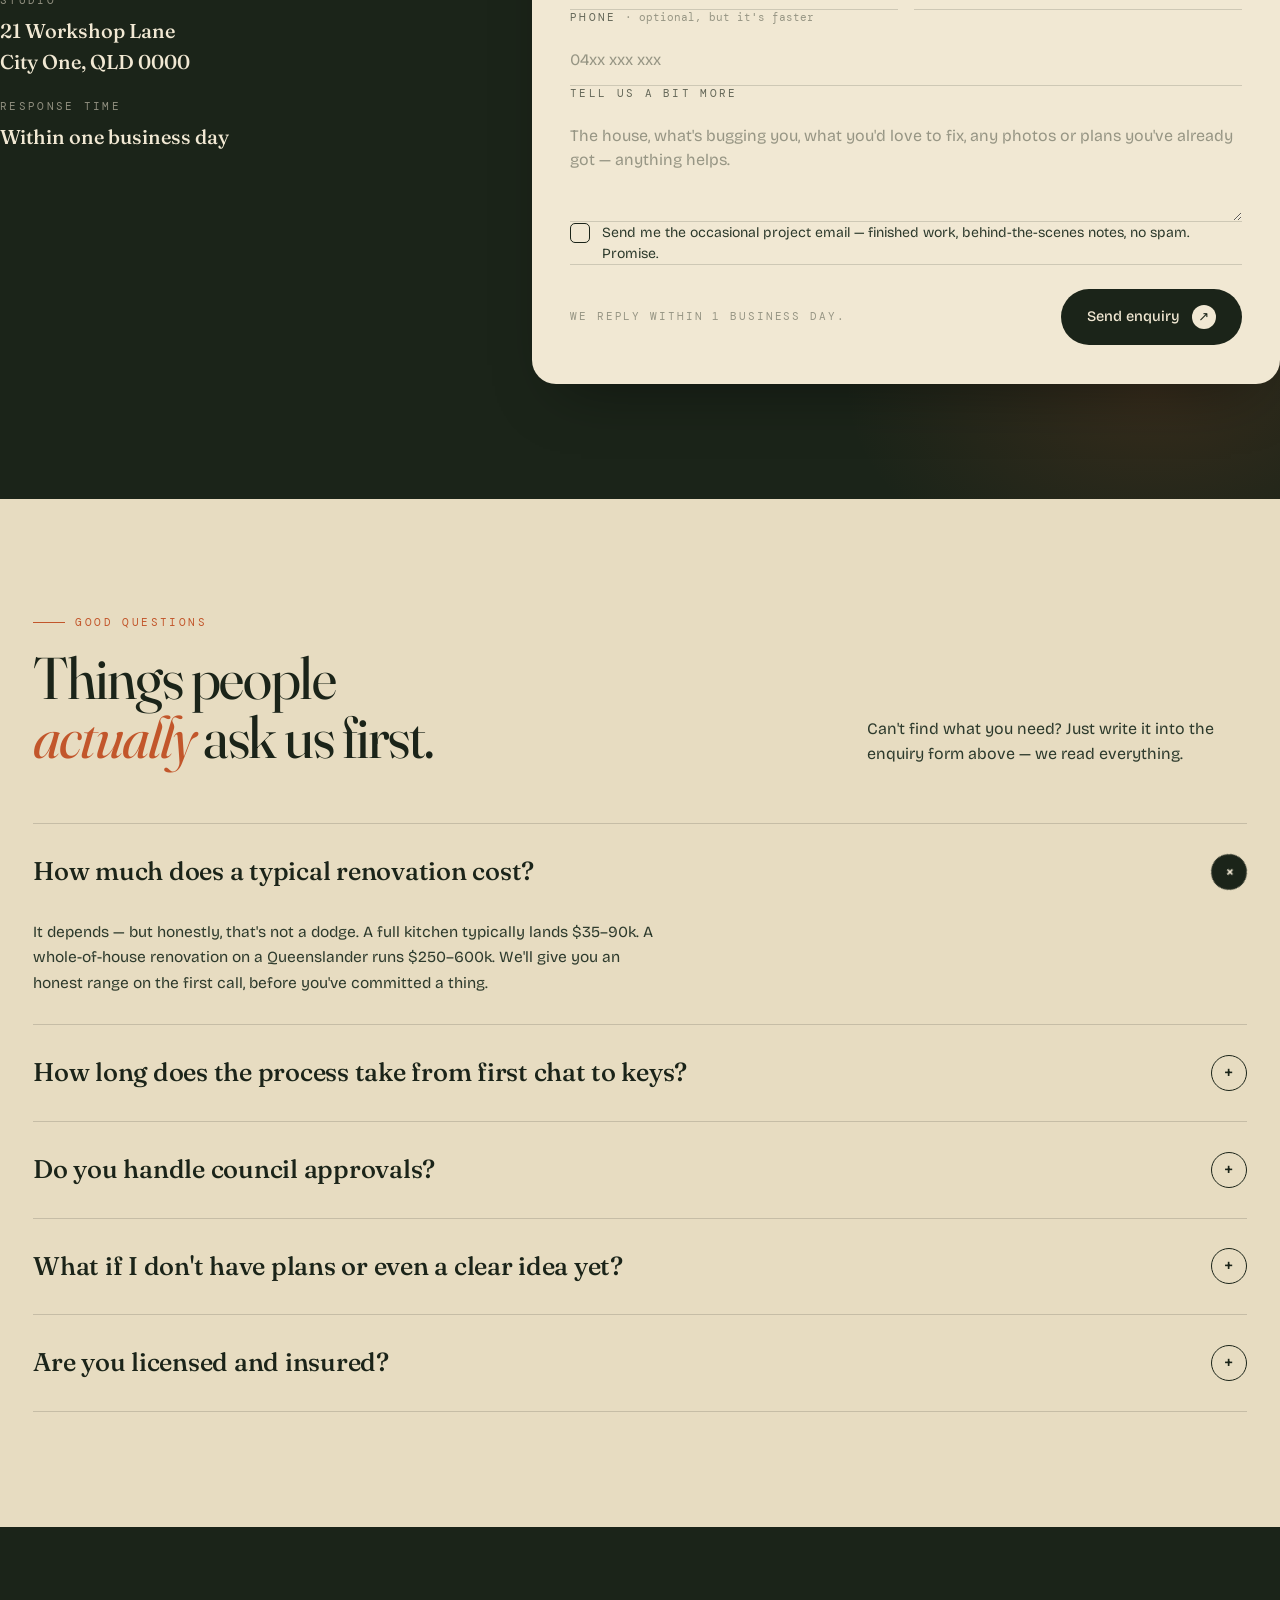
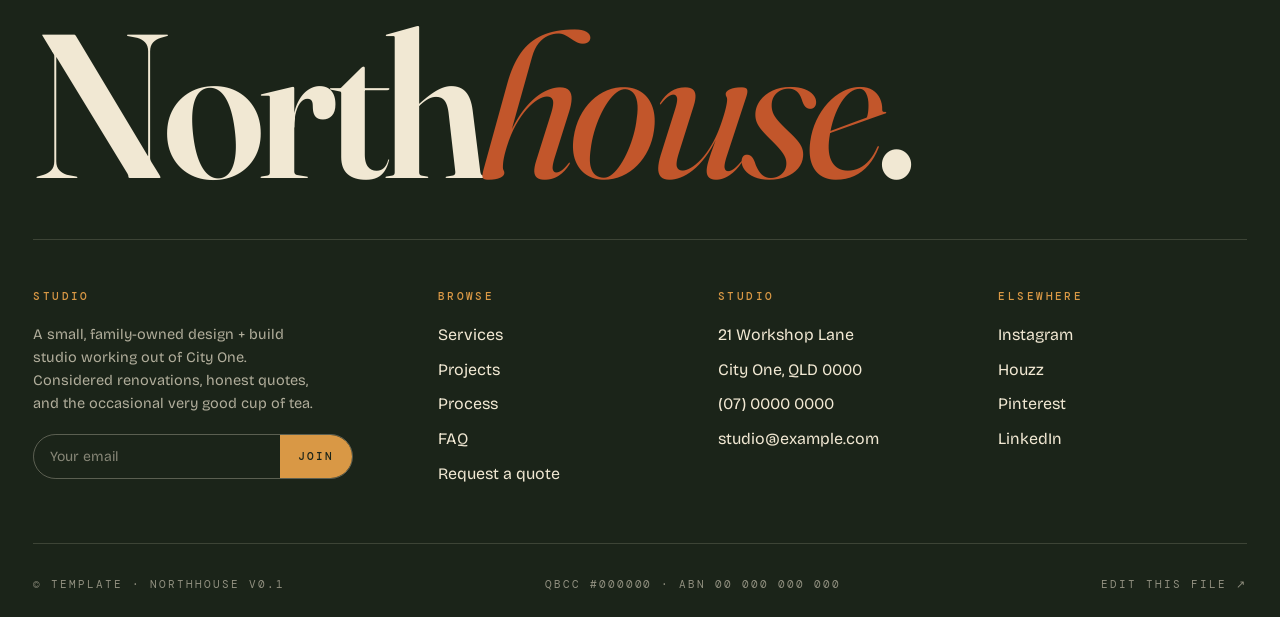
<file: Projects/northhouse_temp.html>
<!doctype html>
<html lang="en">
<head>
<meta charset="utf-8">
<meta name="viewport" content="width=device-width,initial-scale=1,viewport-fit=cover">
<title>Northhouse — Design + Build · Template v0.1</title>

<!--
  northhouse — design + build studio template
  v0.1 · single-file html · customer enquiry focus
  swap copy / contact details / project images and ship.
  fonts: fraunces (display serif) · bricolage grotesque (body) · dm mono (utility)
-->

<link rel="preconnect" href="https://fonts.googleapis.com">
<link rel="preconnect" href="https://fonts.gstatic.com" crossorigin>
<link href="https://fonts.googleapis.com/css2?family=Fraunces:ital,opsz,wght@0,9..144,400;0,9..144,600;0,9..144,800;1,9..144,400&family=Bricolage+Grotesque:opsz,wght@12..96,400;12..96,500;12..96,600;12..96,700&family=DM+Mono:wght@400;500&display=swap" rel="stylesheet">

<style>
/* ───────── tokens ───────── */
:root{
  --paper:#f1e8d3;
  --paper-2:#e7dcc1;
  --paper-3:#dccea8;
  --ink:#1b2419;
  --ink-2:#2d3a2c;
  --ink-soft:rgba(27,36,25,.66);
  --ink-faint:rgba(27,36,25,.42);
  --terra:#c2562b;
  --terra-deep:#a44521;
  --ochre:#d99845;
  --moss:#4a5d3e;
  --rule:rgba(27,36,25,.16);

  --gutter:clamp(18px, 2.6vw, 40px);
  --maxw:1480px;

  --f-display:"Fraunces", "Times New Roman", serif;
  --f-body:"Bricolage Grotesque", system-ui, sans-serif;
  --f-mono:"DM Mono", ui-monospace, monospace;

  --ease:cubic-bezier(.22,.61,.36,1);
  --ease-out:cubic-bezier(.16,1,.3,1);

  --shadow-soft: 0 1px 0 rgba(27,36,25,.06), 0 18px 36px -22px rgba(27,36,25,.22);
}

/* ───────── reset ───────── */
*,*::before,*::after{box-sizing:border-box;margin:0;padding:0}
html{scroll-behavior:smooth;-webkit-text-size-adjust:100%}
body{
  background:var(--paper);
  color:var(--ink);
  font-family:var(--f-body);
  font-weight:400;
  line-height:1.55;
  overflow-x:hidden;
}
img,svg{display:block;max-width:100%}
a{color:inherit;text-decoration:none}
button{font:inherit;color:inherit;background:none;border:0;cursor:pointer}
input,textarea,select{font:inherit;color:inherit}
::selection{background:var(--terra);color:var(--paper)}

/* paper grain */
body::before{
  content:"";position:fixed;inset:0;pointer-events:none;z-index:1;
  opacity:.32;mix-blend-mode:multiply;
  background-image:url("data:image/svg+xml;utf8,<svg xmlns='http://www.w3.org/2000/svg' width='200' height='200'><filter id='n'><feTurbulence type='fractalNoise' baseFrequency='.85' numOctaves='2' stitchTiles='stitch'/><feColorMatrix values='0 0 0 0 .11  0 0 0 0 .14  0 0 0 0 .1  0 0 0 .35 0'/></filter><rect width='100%25' height='100%25' filter='url(%23n)'/></svg>");
}

/* ───────── shell ───────── */
.shell{
  max-width:var(--maxw);
  margin:0 auto;
  padding:0 var(--gutter);
  position:relative;
  z-index:2;
}

/* ───────── announcement bar ───────── */
.announce{
  background:var(--ink);color:var(--paper);
  font-family:var(--f-mono);font-size:11px;letter-spacing:.18em;text-transform:uppercase;
  position:relative;z-index:3;
}
.announce__row{
  display:flex;align-items:center;justify-content:space-between;
  height:40px;gap:24px;
}
.announce__left{display:flex;gap:28px;align-items:center}
.announce__left span{display:flex;align-items:center;gap:8px;color:rgba(241,232,211,.7)}
.announce__left span strong{color:var(--paper);font-weight:500}
.announce__right{display:flex;align-items:center;gap:8px;color:var(--ochre)}
.announce__right .dot{
  width:7px;height:7px;border-radius:50%;background:var(--ochre);
  box-shadow:0 0 0 0 rgba(217,152,69,.6);
  animation:pulse 1.8s ease-out infinite;
}
@keyframes pulse{
  0%{box-shadow:0 0 0 0 rgba(217,152,69,.6)}
  100%{box-shadow:0 0 0 10px rgba(217,152,69,0)}
}
@media (max-width:720px){
  .announce__left span:nth-child(2){display:none}
}

/* ───────── nav ───────── */
.nav{
  position:sticky;top:0;z-index:50;
  background:rgba(241,232,211,.88);
  backdrop-filter:blur(14px) saturate(140%);
  -webkit-backdrop-filter:blur(14px) saturate(140%);
  border-bottom:1px solid var(--rule);
}
.nav__row{
  display:flex;align-items:center;justify-content:space-between;
  height:78px;
}
.brand{
  display:flex;align-items:baseline;gap:10px;
  font-family:var(--f-display);font-weight:800;font-size:26px;
  letter-spacing:-.02em;
  font-variation-settings:"opsz" 40;
}
.brand em{
  font-family:var(--f-display);font-style:italic;font-weight:400;
  color:var(--terra);
}
.brand small{
  font-family:var(--f-mono);font-size:10px;letter-spacing:.22em;
  color:var(--ink-soft);text-transform:uppercase;margin-left:8px;
  align-self:center;
}
.menu{display:flex;gap:30px;align-items:center}
.menu a{
  font-family:var(--f-body);font-size:14px;font-weight:500;
  color:var(--ink-2);
  position:relative;padding:6px 0;transition:color .2s var(--ease);
}
.menu a::after{
  content:"";position:absolute;left:0;right:0;bottom:0;height:2px;
  background:var(--terra);transform:scaleX(0);transform-origin:left;
  transition:transform .35s var(--ease-out);
}
.menu a:hover{color:var(--ink)}
.menu a:hover::after{transform:scaleX(1)}
.menu .pill{
  background:var(--ink);color:var(--paper);
  padding:11px 20px;border-radius:99px;font-weight:500;
  transition:transform .25s var(--ease), background .2s var(--ease);
}
.menu .pill::after{display:none}
.menu .pill:hover{background:var(--terra);transform:translateY(-1px)}
.menu-toggle{display:none}

@media (max-width:880px){
  .menu a:not(.pill){display:none}
  .menu .pill{padding:10px 16px;font-size:13px}
}

/* ───────── hero ───────── */
.hero{
  padding:clamp(48px, 6vw, 88px) 0 clamp(56px, 7vw, 100px);
  position:relative;
}
.hero__grid{
  display:grid;
  grid-template-columns:1.15fr 1fr;
  gap:clamp(28px, 4vw, 64px);
  align-items:end;
}
.hero__eyebrow{
  display:inline-flex;align-items:center;gap:10px;
  font-family:var(--f-mono);font-size:11px;letter-spacing:.22em;
  text-transform:uppercase;color:var(--ink-soft);
  margin-bottom:32px;
  border:1px solid var(--rule);
  background:var(--paper-2);
  padding:8px 14px;border-radius:99px;
}
.hero__eyebrow .bullet{
  width:6px;height:6px;border-radius:50%;background:var(--terra);
}
.hero h1{
  font-family:var(--f-display);
  font-weight:400;
  font-size:clamp(48px, 7.4vw, 124px);
  line-height:.94;
  letter-spacing:-.025em;
  font-variation-settings:"opsz" 144;
  text-wrap:balance;
  max-width:14ch;
}
.hero h1 em{
  font-style:italic;color:var(--terra);
  font-variation-settings:"opsz" 144;
}
.hero h1 .u{
  display:inline-block;position:relative;
}
.hero h1 .u::after{
  content:"";position:absolute;left:0;right:0;bottom:.06em;height:.14em;
  background:var(--ochre);z-index:-1;opacity:.7;
}

.hero__copy{
  font-size:clamp(16px, 1.2vw, 19px);
  line-height:1.55;color:var(--ink-2);
  max-width:42ch;
  margin-bottom:36px;
}
.hero__copy em{font-family:var(--f-display);font-style:italic;color:var(--terra-deep)}

.hero__ctas{display:flex;gap:14px;flex-wrap:wrap}
.btn{
  display:inline-flex;align-items:center;gap:12px;
  padding:16px 24px;border-radius:99px;
  font-family:var(--f-body);font-weight:500;font-size:14.5px;
  letter-spacing:.01em;
  transition:transform .25s var(--ease-out), background .2s var(--ease), color .2s var(--ease);
}
.btn--primary{background:var(--ink);color:var(--paper)}
.btn--primary:hover{background:var(--terra);transform:translateY(-2px)}
.btn--ghost{border:1.5px solid var(--ink);color:var(--ink)}
.btn--ghost:hover{background:var(--ink);color:var(--paper);transform:translateY(-2px)}
.btn__arrow{
  width:24px;height:24px;border-radius:50%;background:var(--paper);color:var(--ink);
  display:inline-grid;place-items:center;font-size:12px;
  transition:transform .3s var(--ease-out);
}
.btn--primary:hover .btn__arrow{background:var(--paper);color:var(--terra);transform:rotate(-45deg)}
.btn--ghost .btn__arrow{background:var(--ink);color:var(--paper)}
.btn--ghost:hover .btn__arrow{background:var(--paper);color:var(--ink)}

/* hero visual — layered postcard */
.hero__visual{
  position:relative;
  aspect-ratio:5/6;
  max-width:520px;
  justify-self:end;
  width:100%;
}
.card{
  position:absolute;
  border-radius:8px;
  overflow:hidden;
  box-shadow:0 30px 60px -28px rgba(27,36,25,.45), 0 2px 0 rgba(27,36,25,.05);
  border:1px solid rgba(27,36,25,.18);
}
.card--main{
  inset:0;
  background:
    linear-gradient(180deg, rgba(27,36,25,.18), transparent 28%, transparent 60%, rgba(27,36,25,.55)),
    radial-gradient(120% 70% at 30% 10%, #f6d8a8, transparent 55%),
    radial-gradient(80% 60% at 80% 80%, #3d4a32, transparent 55%),
    linear-gradient(160deg, #b6843c 0%, #6b4f2a 38%, #2d3a2c 100%);
}
.card--main::after{
  content:"Hawthorn House · Renovation · 2025";
  position:absolute;left:18px;bottom:14px;
  color:var(--paper);
  font-family:var(--f-mono);font-size:11px;letter-spacing:.18em;text-transform:uppercase;
}
.card--small{
  width:46%;aspect-ratio:1/1;
  right:-6%;bottom:-4%;
  transform:rotate(4deg);
  background:
    radial-gradient(80% 80% at 30% 20%, #e8c887, transparent 60%),
    linear-gradient(140deg, #c2562b 0%, #6f2e15 100%);
}
.card--small::after{
  content:"Joinery detail";
  position:absolute;left:14px;bottom:10px;color:var(--paper);
  font-family:var(--f-mono);font-size:10px;letter-spacing:.18em;text-transform:uppercase;
}
.card--stamp{
  width:38%;aspect-ratio:1/1.2;
  left:-8%;top:-4%;
  transform:rotate(-6deg);
  background:var(--paper);border-color:var(--ink);
  display:flex;flex-direction:column;justify-content:space-between;
  padding:14px;
}
.card--stamp .num{
  font-family:var(--f-display);font-weight:800;font-size:54px;line-height:1;
  letter-spacing:-.03em;color:var(--ink);
}
.card--stamp .lbl{
  font-family:var(--f-mono);font-size:10px;letter-spacing:.16em;text-transform:uppercase;
  color:var(--ink-soft);
}
.card--stamp .arrow{align-self:flex-end;font-size:20px;color:var(--terra)}

@media (max-width:880px){
  .hero__grid{grid-template-columns:1fr}
  .hero__visual{justify-self:start;max-width:420px;margin-top:24px}
}

/* ───────── trust strip ───────── */
.trust{
  background:var(--ink);color:var(--paper);
  border-top:1px solid var(--ink);border-bottom:1px solid var(--ink);
}
.trust__row{
  display:grid;grid-template-columns:repeat(4, 1fr);
  gap:0;
  padding:32px 0;
}
.trust__item{
  text-align:center;
  border-right:1px solid rgba(241,232,211,.16);
  padding:8px 16px;
}
.trust__item:last-child{border-right:0}
.trust__num{
  font-family:var(--f-display);font-weight:600;
  font-size:clamp(36px, 4vw, 56px);
  line-height:1;letter-spacing:-.02em;
  font-variation-settings:"opsz" 96;
}
.trust__num em{font-style:italic;color:var(--ochre);font-weight:400}
.trust__lbl{
  font-family:var(--f-mono);font-size:10.5px;letter-spacing:.2em;
  text-transform:uppercase;color:rgba(241,232,211,.7);
  margin-top:8px;
}
@media (max-width:720px){
  .trust__row{grid-template-columns:repeat(2, 1fr);gap:8px 0}
  .trust__item:nth-child(2){border-right:0}
}

/* ───────── section common ───────── */
.section{padding:clamp(72px, 9vw, 140px) 0;position:relative}
.section--soft{background:var(--paper-2)}
.section__head{
  display:flex;align-items:flex-end;justify-content:space-between;
  gap:32px;flex-wrap:wrap;
  margin-bottom:56px;
}
.section__lbl{
  font-family:var(--f-mono);font-size:11px;letter-spacing:.22em;
  text-transform:uppercase;color:var(--terra);
  margin-bottom:18px;
  display:flex;align-items:center;gap:10px;
}
.section__lbl::before{
  content:"";width:32px;height:1.5px;background:var(--terra);
}
.section h2{
  font-family:var(--f-display);font-weight:400;
  font-size:clamp(36px, 4.6vw, 72px);line-height:1;letter-spacing:-.025em;
  font-variation-settings:"opsz" 96;
  max-width:18ch;
  text-wrap:balance;
}
.section h2 em{font-style:italic;color:var(--terra)}
.section__sub{
  max-width:38ch;color:var(--ink-2);font-size:16px;line-height:1.6;
}

/* ───────── services ───────── */
.services-grid{
  display:grid;grid-template-columns:repeat(3, 1fr);gap:18px;
}
.svc-card{
  background:var(--paper);border:1px solid var(--rule);
  border-radius:18px;
  padding:32px 28px;
  display:flex;flex-direction:column;gap:18px;
  transition:transform .35s var(--ease-out), border-color .25s var(--ease), background .25s var(--ease);
  position:relative;overflow:hidden;
}
.svc-card::before{
  content:"";position:absolute;inset:auto -40% -60% auto;
  width:80%;aspect-ratio:1/1;border-radius:50%;
  background:radial-gradient(closest-side, var(--ochre), transparent 70%);
  opacity:0;transition:opacity .5s var(--ease-out);
}
.svc-card:hover{transform:translateY(-4px);border-color:var(--ink)}
.svc-card:hover::before{opacity:.35}
.svc-card__top{display:flex;justify-content:space-between;align-items:flex-start}
.svc-card__icon{
  width:48px;height:48px;border-radius:14px;
  background:var(--ink);color:var(--ochre);
  display:grid;place-items:center;
  position:relative;z-index:1;
}
.svc-card__no{
  font-family:var(--f-mono);font-size:11px;letter-spacing:.2em;
  color:var(--ink-faint);
}
.svc-card h3{
  font-family:var(--f-display);font-weight:600;
  font-size:28px;line-height:1.05;letter-spacing:-.02em;
  position:relative;z-index:1;
}
.svc-card h3 em{font-style:italic;color:var(--terra);font-weight:400}
.svc-card p{color:var(--ink-2);font-size:15px;line-height:1.6;position:relative;z-index:1}
.svc-card__more{
  font-family:var(--f-mono);font-size:11px;letter-spacing:.2em;text-transform:uppercase;
  color:var(--ink-soft);margin-top:auto;
  display:flex;align-items:center;gap:8px;
  position:relative;z-index:1;
}
.svc-card:hover .svc-card__more{color:var(--terra)}

@media (max-width:920px){.services-grid{grid-template-columns:1fr 1fr}}
@media (max-width:620px){.services-grid{grid-template-columns:1fr}}

/* ───────── projects ───────── */
.proj-grid{
  display:grid;grid-template-columns:1.4fr 1fr 1fr;gap:18px;
}
.proj{
  position:relative;border-radius:18px;overflow:hidden;
  aspect-ratio:4/5;
  display:block;
  box-shadow:var(--shadow-soft);
  isolation:isolate;
}
.proj:first-child{grid-row:span 2;aspect-ratio:4/6}
.proj__bg{
  position:absolute;inset:0;z-index:0;
  transition:transform 1s var(--ease-out), filter .6s var(--ease);
}
.proj:hover .proj__bg{transform:scale(1.06)}

.pj-1{background:
  linear-gradient(180deg, transparent 40%, rgba(27,36,25,.65)),
  radial-gradient(60% 50% at 30% 30%, #f0c578, transparent 70%),
  linear-gradient(160deg, #8f6232 0%, #2d3a2c 100%);
}
.pj-2{background:
  linear-gradient(180deg, transparent 40%, rgba(27,36,25,.7)),
  radial-gradient(70% 60% at 70% 30%, #d97a4a, transparent 65%),
  linear-gradient(150deg, #4a5d3e 0%, #1b2419 100%);
}
.pj-3{background:
  linear-gradient(180deg, transparent 40%, rgba(27,36,25,.65)),
  radial-gradient(60% 50% at 40% 70%, #e8a544, transparent 60%),
  linear-gradient(170deg, #b6843c 0%, #6f2e15 100%);
}
.pj-4{background:
  linear-gradient(180deg, transparent 40%, rgba(27,36,25,.7)),
  radial-gradient(80% 60% at 60% 60%, #c2562b 0%, transparent 55%),
  linear-gradient(155deg, #1b2419 0%, #4a5d3e 100%);
}
.pj-5{background:
  linear-gradient(180deg, transparent 40%, rgba(27,36,25,.65)),
  radial-gradient(50% 50% at 70% 30%, #f1e8d3, transparent 55%),
  linear-gradient(165deg, #c2562b 0%, #2d3a2c 100%);
}

.proj__meta{
  position:absolute;top:18px;left:20px;right:20px;z-index:2;
  display:flex;justify-content:space-between;
  font-family:var(--f-mono);font-size:11px;letter-spacing:.18em;
  text-transform:uppercase;color:var(--paper);
}
.proj__title{
  position:absolute;left:20px;right:20px;bottom:62px;z-index:2;
  font-family:var(--f-display);font-weight:500;
  font-size:clamp(22px, 2vw, 30px);line-height:1.05;letter-spacing:-.02em;
  color:var(--paper);
}
.proj__title em{font-style:italic;color:var(--ochre);font-weight:400}
.proj__cta{
  position:absolute;left:20px;bottom:20px;z-index:2;
  display:inline-flex;align-items:center;gap:8px;
  font-family:var(--f-mono);font-size:11px;letter-spacing:.18em;
  text-transform:uppercase;color:var(--paper);
  padding-bottom:4px;
  border-bottom:1px solid rgba(241,232,211,.4);
  transition:border-color .3s var(--ease), gap .3s var(--ease-out);
}
.proj:hover .proj__cta{border-color:var(--ochre);gap:14px;color:var(--ochre)}

@media (max-width:920px){
  .proj-grid{grid-template-columns:1fr 1fr}
  .proj:first-child{grid-row:auto;aspect-ratio:4/5}
}
@media (max-width:560px){
  .proj-grid{grid-template-columns:1fr}
}

/* ───────── process ───────── */
.process{
  display:grid;grid-template-columns:repeat(4, 1fr);gap:0;
  border-top:1px solid var(--rule);
}
.step{
  padding:36px 24px 36px 0;
  border-right:1px solid var(--rule);
  position:relative;
  transition:background .35s var(--ease);
}
.step:last-child{border-right:0}
.step:hover{background:var(--paper)}
.step:not(:first-child){padding-left:24px}
.step__no{
  font-family:var(--f-mono);font-size:11px;letter-spacing:.22em;
  color:var(--terra);text-transform:uppercase;
  margin-bottom:18px;
}
.step h3{
  font-family:var(--f-display);font-weight:500;
  font-size:26px;line-height:1.05;letter-spacing:-.02em;
  margin-bottom:14px;
}
.step h3 em{font-style:italic;color:var(--terra)}
.step p{font-size:15px;line-height:1.55;color:var(--ink-2);max-width:30ch}
@media (max-width:900px){
  .process{grid-template-columns:1fr 1fr}
  .step:nth-child(2){border-right:0}
  .step:nth-child(-n+2){border-bottom:1px solid var(--rule)}
}
@media (max-width:540px){
  .process{grid-template-columns:1fr}
  .step{border-right:0;border-bottom:1px solid var(--rule);padding:28px 0}
  .step:last-child{border-bottom:0}
}

/* ───────── testimonial ───────── */
.testimonial{
  background:var(--ink);color:var(--paper);
  border-radius:24px;
  padding:clamp(40px, 5vw, 72px);
  display:grid;grid-template-columns:1fr 1.2fr;gap:48px;align-items:center;
  position:relative;overflow:hidden;
  margin-top:64px;
}
.testimonial::before{
  content:"\201C";
  position:absolute;top:-30px;right:36px;
  font-family:var(--f-display);font-weight:400;font-style:italic;
  font-size:280px;line-height:1;color:var(--ochre);opacity:.18;
}
.testimonial__quote{
  font-family:var(--f-display);font-weight:400;font-style:italic;
  font-size:clamp(22px, 2.2vw, 32px);line-height:1.3;letter-spacing:-.01em;
  font-variation-settings:"opsz" 60;
  position:relative;z-index:1;
}
.testimonial__author{
  display:flex;flex-direction:column;gap:8px;
  position:relative;z-index:1;
}
.testimonial__author .name{
  font-family:var(--f-display);font-weight:600;font-size:22px;
}
.testimonial__author .role{
  font-family:var(--f-mono);font-size:11px;letter-spacing:.18em;
  text-transform:uppercase;color:var(--ochre);
}
.testimonial__author .project{
  margin-top:18px;color:rgba(241,232,211,.7);font-size:14px;
}
.stars{display:flex;gap:4px;color:var(--ochre);font-size:18px;margin-top:4px}
@media (max-width:760px){
  .testimonial{grid-template-columns:1fr;gap:24px}
}

/* ───────── enquiry form — the star ───────── */
.enquiry{
  background:var(--ink);
  color:var(--paper);
  position:relative;overflow:hidden;
}
.enquiry::before{
  content:"";position:absolute;inset:0;pointer-events:none;
  background:
    radial-gradient(50% 40% at 20% 10%, rgba(217,152,69,.18), transparent 60%),
    radial-gradient(40% 30% at 90% 90%, rgba(194,86,43,.16), transparent 60%);
}
.enquiry__inner{
  position:relative;z-index:1;
  display:grid;
  grid-template-columns:1fr 1.6fr;
  gap:clamp(40px, 5vw, 80px);
  padding:clamp(72px, 9vw, 140px) 0;
}
.enquiry__lead .section__lbl{color:var(--ochre)}
.enquiry__lead .section__lbl::before{background:var(--ochre)}
.enquiry__lead h2{
  font-family:var(--f-display);font-weight:400;
  font-size:clamp(40px, 5vw, 72px);line-height:.98;letter-spacing:-.025em;
  font-variation-settings:"opsz" 96;
  margin-bottom:24px;
  max-width:14ch;
}
.enquiry__lead h2 em{font-style:italic;color:var(--ochre)}
.enquiry__lead p{color:rgba(241,232,211,.75);font-size:16px;line-height:1.6;max-width:38ch;margin-bottom:36px}

.enq-aside{
  display:flex;flex-direction:column;gap:22px;
  padding-top:8px;
  border-top:1px solid rgba(241,232,211,.16);
  padding-top:24px;
}
.enq-aside dl{display:flex;flex-direction:column;gap:6px}
.enq-aside dt{
  font-family:var(--f-mono);font-size:10.5px;letter-spacing:.22em;
  text-transform:uppercase;color:rgba(241,232,211,.55);
}
.enq-aside dd{
  font-family:var(--f-display);font-size:20px;font-weight:500;color:var(--paper);
}
.enq-aside dd a:hover{color:var(--ochre)}

/* the form */
.form{
  background:var(--paper);
  color:var(--ink);
  border-radius:24px;
  padding:clamp(28px, 3vw, 44px);
  display:flex;flex-direction:column;gap:28px;
  box-shadow:0 30px 60px -28px rgba(0,0,0,.4);
}
.form__head{
  display:flex;justify-content:space-between;align-items:baseline;
  border-bottom:1px solid var(--rule);padding-bottom:18px;
}
.form__head h3{
  font-family:var(--f-display);font-weight:500;font-size:24px;letter-spacing:-.01em;
}
.form__head h3 em{font-style:italic;color:var(--terra)}
.form__head span{
  font-family:var(--f-mono);font-size:10.5px;letter-spacing:.2em;
  text-transform:uppercase;color:var(--ink-faint);
}

.field-label{
  font-family:var(--f-mono);font-size:10.5px;letter-spacing:.22em;
  text-transform:uppercase;color:var(--ink-soft);
  margin-bottom:10px;
  display:flex;align-items:center;gap:8px;
}
.field-label .req{color:var(--terra)}

/* chip group */
.chips{display:flex;flex-wrap:wrap;gap:8px}
.chip{
  border:1px solid var(--rule);
  background:transparent;
  padding:10px 16px;border-radius:99px;
  font-size:14px;color:var(--ink-2);
  cursor:pointer;
  transition:border-color .2s var(--ease), background .2s var(--ease), color .2s var(--ease), transform .2s var(--ease-out);
  display:inline-flex;align-items:center;gap:8px;
}
.chip:hover{border-color:var(--ink);transform:translateY(-1px)}
.chip.is-on{background:var(--ink);color:var(--paper);border-color:var(--ink)}
.chip.is-on::before{
  content:"";width:6px;height:6px;border-radius:50%;background:var(--ochre);
}

/* inputs */
.row{display:grid;grid-template-columns:1fr 1fr;gap:16px}
@media (max-width:540px){.row{grid-template-columns:1fr}}

.input{display:flex;flex-direction:column}
.input input,
.input textarea,
.input select{
  background:transparent;border:0;
  border-bottom:1px solid var(--rule);
  padding:12px 0;font-size:16px;
  color:var(--ink);
  outline:none;
  transition:border-color .25s var(--ease);
  font-family:var(--f-body);
  border-radius:0;
}
.input textarea{resize:vertical;min-height:110px;line-height:1.5}
.input select{appearance:none;cursor:pointer;background-image:url("data:image/svg+xml;utf8,<svg xmlns='http://www.w3.org/2000/svg' width='14' height='8' viewBox='0 0 14 8'><path d='M1 1l6 6 6-6' stroke='%231b2419' stroke-width='1.4' fill='none'/></svg>");background-repeat:no-repeat;background-position:right 4px center}
.input input:focus,
.input textarea:focus,
.input select:focus{border-color:var(--terra)}
.input input::placeholder,
.input textarea::placeholder{color:var(--ink-faint)}

/* checkbox */
.check{
  display:flex;align-items:flex-start;gap:12px;
  font-size:14px;color:var(--ink-2);line-height:1.5;cursor:pointer;
  user-select:none;
}
.check input{
  appearance:none;width:20px;height:20px;border:1.5px solid var(--ink);
  border-radius:5px;flex-shrink:0;margin-top:1px;cursor:pointer;
  display:grid;place-items:center;background:transparent;
  transition:background .2s var(--ease);
}
.check input:checked{background:var(--ink)}
.check input:checked::after{
  content:"";width:10px;height:10px;border-radius:2px;background:var(--ochre);
}

/* submit */
.form__foot{
  display:flex;justify-content:space-between;align-items:center;gap:16px;flex-wrap:wrap;
  border-top:1px solid var(--rule);padding-top:24px;
}
.form__foot small{
  font-family:var(--f-mono);font-size:10.5px;letter-spacing:.18em;
  text-transform:uppercase;color:var(--ink-faint);
}
.submit{
  display:inline-flex;align-items:center;gap:12px;
  background:var(--ink);color:var(--paper);
  padding:16px 26px;border-radius:99px;
  font-family:var(--f-body);font-weight:500;font-size:14.5px;
  transition:transform .25s var(--ease-out), background .2s var(--ease);
}
.submit:hover{background:var(--terra);transform:translateY(-2px)}
.submit__arrow{
  width:24px;height:24px;border-radius:50%;background:var(--paper);color:var(--ink);
  display:grid;place-items:center;font-size:13px;
  transition:transform .3s var(--ease-out);
}
.submit:hover .submit__arrow{transform:rotate(-45deg)}

/* success state */
.form__success{
  display:none;
  text-align:center;padding:24px 12px;
}
.form__success h4{
  font-family:var(--f-display);font-weight:500;font-size:32px;letter-spacing:-.01em;
  margin-bottom:10px;
}
.form__success h4 em{font-style:italic;color:var(--terra)}
.form__success p{color:var(--ink-2);font-size:15px;max-width:36ch;margin:0 auto}
.form__success .seal{
  width:64px;height:64px;border-radius:50%;
  background:var(--ink);color:var(--ochre);
  display:grid;place-items:center;margin:0 auto 20px;
  font-size:28px;
  animation:pop .5s var(--ease-out);
}
@keyframes pop{
  from{transform:scale(.6);opacity:0}
  to{transform:scale(1);opacity:1}
}
.form.is-sent .form__body{display:none}
.form.is-sent .form__success{display:block}

@media (max-width:980px){
  .enquiry__inner{grid-template-columns:1fr}
}

/* ───────── faq ───────── */
.faq-list{
  display:flex;flex-direction:column;
  border-top:1px solid var(--rule);
}
.faq{
  border-bottom:1px solid var(--rule);
}
.faq summary{
  list-style:none;cursor:pointer;
  padding:28px 0;
  display:flex;justify-content:space-between;align-items:center;gap:24px;
  font-family:var(--f-display);font-weight:500;font-size:clamp(20px, 2vw, 26px);
  letter-spacing:-.01em;
  transition:color .2s var(--ease);
}
.faq summary::-webkit-details-marker{display:none}
.faq summary:hover{color:var(--terra)}
.faq summary .plus{
  width:36px;height:36px;border-radius:50%;border:1.5px solid var(--ink);
  display:grid;place-items:center;flex-shrink:0;
  transition:transform .3s var(--ease-out), background .25s var(--ease);
  font-family:var(--f-body);font-weight:500;font-size:18px;
}
.faq[open] summary .plus{transform:rotate(45deg);background:var(--ink);color:var(--paper)}
.faq__body{
  padding:0 0 28px;
  max-width:62ch;color:var(--ink-2);font-size:15.5px;line-height:1.65;
}

/* ───────── footer ───────── */
.footer{
  background:var(--ink);color:var(--paper);
  padding-top:clamp(56px, 7vw, 96px);
  padding-bottom:24px;
  position:relative;overflow:hidden;
}
.footer__wordmark{
  font-family:var(--f-display);font-weight:600;
  font-size:clamp(80px, 16vw, 240px);
  line-height:.85;letter-spacing:-.04em;
  font-variation-settings:"opsz" 144;
  margin-bottom:48px;
  white-space:nowrap;
}
.footer__wordmark em{font-style:italic;color:var(--terra);font-weight:400}
.footer-grid{
  display:grid;grid-template-columns:1.5fr 1fr 1fr 1fr;gap:32px;
  padding-top:48px;border-top:1px solid rgba(241,232,211,.16);
}
.footer-grid h4{
  font-family:var(--f-mono);font-size:11px;letter-spacing:.22em;
  text-transform:uppercase;color:var(--ochre);
  font-weight:500;margin-bottom:18px;
}
.footer-grid ul{list-style:none;display:flex;flex-direction:column;gap:10px}
.footer-grid a:hover{color:var(--ochre)}
.footer-grid .col-brand p{
  color:rgba(241,232,211,.7);font-size:14.5px;line-height:1.6;max-width:32ch;margin-bottom:18px;
}
.newsletter{
  display:flex;border:1px solid rgba(241,232,211,.3);border-radius:99px;
  overflow:hidden;max-width:320px;
}
.newsletter input{
  flex:1;background:transparent;border:0;outline:0;
  color:var(--paper);font-size:14px;padding:11px 16px;
}
.newsletter input::placeholder{color:rgba(241,232,211,.5)}
.newsletter button{
  background:var(--ochre);color:var(--ink);
  padding:0 18px;font-family:var(--f-mono);font-size:11px;letter-spacing:.18em;
  text-transform:uppercase;font-weight:500;
  transition:background .2s var(--ease);
}
.newsletter button:hover{background:var(--terra);color:var(--paper)}

.footer__bot{
  display:flex;justify-content:space-between;align-items:center;flex-wrap:wrap;gap:16px;
  padding-top:32px;margin-top:56px;
  border-top:1px solid rgba(241,232,211,.16);
  font-family:var(--f-mono);font-size:11px;letter-spacing:.18em;
  text-transform:uppercase;color:rgba(241,232,211,.55);
}

@media (max-width:840px){
  .footer-grid{grid-template-columns:1fr 1fr;gap:36px 24px}
}

/* template badge */
.tmpl-badge{
  position:fixed;right:18px;bottom:18px;z-index:120;
  display:flex;align-items:center;gap:10px;
  background:var(--ochre);color:var(--ink);
  font-family:var(--f-mono);font-size:10px;letter-spacing:.22em;
  text-transform:uppercase;font-weight:500;
  padding:10px 14px;border-radius:99px;
  border:1px solid var(--ink);
  box-shadow:4px 4px 0 var(--ink);
}
.tmpl-badge::before{
  content:"";width:8px;height:8px;border-radius:50%;background:var(--terra);
}

/* reveal */
.reveal{opacity:0;transform:translateY(28px);transition:opacity .8s var(--ease-out), transform .8s var(--ease-out)}
.reveal.in{opacity:1;transform:none}

@media (prefers-reduced-motion:reduce){
  *,*::before,*::after{animation:none !important;transition:none !important}
  .reveal{opacity:1;transform:none}
}
</style>
</head>

<body>

<!-- announcement bar -->
<div class="announce">
  <div class="shell announce__row">
    <div class="announce__left">
      <span><strong>Studio</strong> · Mon–Fri 8.30–5</span>
      <span><strong>Phone</strong> · (07) 0000 0000</span>
    </div>
    <div class="announce__right">
      <span class="dot"></span>
      <span>Booking projects · winter '26</span>
    </div>
  </div>
</div>

<!-- nav -->
<header class="nav">
  <div class="shell nav__row">
    <a class="brand" href="#">North<em>house</em><small>Design + Build</small></a>
    <nav class="menu" aria-label="primary">
      <a href="#services">Services</a>
      <a href="#projects">Projects</a>
      <a href="#process">Process</a>
      <a href="#faq">FAQ</a>
      <a class="pill" href="#enquire">Request a quote ↗</a>
    </nav>
  </div>
</header>

<main>

  <!-- hero -->
  <section class="hero">
    <div class="shell hero__grid">

      <div class="hero__text">
        <span class="hero__eyebrow"><span class="bullet"></span>Family-owned · est. 2011</span>
        <h1>Considered <em>renovations</em> for homes that need <span class="u">more</span> than a paint job.</h1>
        <p class="hero__copy">We're a small <em>design + build</em> studio doing tasteful additions, full home renovations, and bespoke joinery. Honest quotes, real timelines, no subbing out the bits that matter.</p>
        <div class="hero__ctas">
          <a class="btn btn--primary" href="#enquire">
            Request a free consult
            <span class="btn__arrow">↗</span>
          </a>
          <a class="btn btn--ghost" href="#projects">
            See recent work
            <span class="btn__arrow">↓</span>
          </a>
        </div>
      </div>

      <div class="hero__visual" aria-hidden="true">
        <div class="card card--stamp">
          <div>
            <div class="num">14</div>
            <div class="lbl">years<br>building</div>
          </div>
          <div class="arrow">↗</div>
        </div>
        <div class="card card--main"></div>
        <div class="card card--small"></div>
      </div>

    </div>
  </section>

  <!-- trust strip -->
  <section class="trust">
    <div class="shell trust__row">
      <div class="trust__item">
        <div class="trust__num"><em>140+</em></div>
        <div class="trust__lbl">Projects delivered</div>
      </div>
      <div class="trust__item">
        <div class="trust__num">14<em>yr</em></div>
        <div class="trust__lbl">In the trade</div>
      </div>
      <div class="trust__item">
        <div class="trust__num">4.<em>9</em>★</div>
        <div class="trust__lbl">Across 80+ reviews</div>
      </div>
      <div class="trust__item">
        <div class="trust__num"><em>QBCC</em></div>
        <div class="trust__lbl">Licensed · insured</div>
      </div>
    </div>
  </section>

  <!-- services -->
  <section class="section" id="services">
    <div class="shell">

      <div class="section__head">
        <div>
          <div class="section__lbl">What we do</div>
          <h2>Four <em>disciplines</em>, one team, no handoffs.</h2>
        </div>
        <p class="section__sub">Every project is run by the same designers and tradespeople from the first sketch to the last skirting board. That's how the details survive.</p>
      </div>

      <div class="services-grid reveal">

        <article class="svc-card">
          <div class="svc-card__top">
            <div class="svc-card__icon">
              <svg width="22" height="22" viewBox="0 0 24 24" fill="none"><path d="M3 11L12 3l9 8v10a1 1 0 01-1 1h-5v-6h-6v6H4a1 1 0 01-1-1V11z" stroke="currentColor" stroke-width="1.6" stroke-linejoin="round"/></svg>
            </div>
            <span class="svc-card__no">01</span>
          </div>
          <h3>Full home <em>renovations</em></h3>
          <p>Top-to-bottom rebuilds of older homes — kitchens, bathrooms, structural work, the lot. Run as one cohesive project, not a stack of trades.</p>
          <span class="svc-card__more">Learn more →</span>
        </article>

        <article class="svc-card">
          <div class="svc-card__top">
            <div class="svc-card__icon">
              <svg width="22" height="22" viewBox="0 0 24 24" fill="none"><path d="M3 21h18M5 21V9l7-5 7 5v12M9 21v-6h6v6" stroke="currentColor" stroke-width="1.6" stroke-linejoin="round"/></svg>
            </div>
            <span class="svc-card__no">02</span>
          </div>
          <h3>Extensions <em>&amp; additions</em></h3>
          <p>Second storeys, rear extensions, deck-to-living conversions. Designed so the new bit doesn't feel like the new bit.</p>
          <span class="svc-card__more">Learn more →</span>
        </article>

        <article class="svc-card">
          <div class="svc-card__top">
            <div class="svc-card__icon">
              <svg width="22" height="22" viewBox="0 0 24 24" fill="none"><path d="M4 4h16v6H4zM4 14h16v6H4zM8 7v0M8 17v0" stroke="currentColor" stroke-width="1.6" stroke-linejoin="round" stroke-linecap="round"/></svg>
            </div>
            <span class="svc-card__no">03</span>
          </div>
          <h3>Bespoke <em>joinery</em></h3>
          <p>Kitchens, wardrobes, libraries, mudrooms — built in our workshop, fitted by the same hands. Solid timber, real hardware, no MDF carcasses.</p>
          <span class="svc-card__more">Learn more →</span>
        </article>

      </div>
    </div>
  </section>

  <!-- projects -->
  <section class="section section--soft" id="projects">
    <div class="shell">
      <div class="section__head">
        <div>
          <div class="section__lbl">Selected work</div>
          <h2>Recent <em>projects</em>.</h2>
        </div>
        <p class="section__sub">A small selection from the last two years. Full portfolio available on request — or by quietly stalking us on Instagram.</p>
      </div>

      <div class="proj-grid">

        <a class="proj reveal" href="#">
          <div class="proj__bg pj-1"></div>
          <div class="proj__meta"><span>01 · Renovation</span><span>2025</span></div>
          <h3 class="proj__title"><em>Hawthorn</em><br>House</h3>
          <span class="proj__cta">View project →</span>
        </a>

        <a class="proj reveal" href="#">
          <div class="proj__bg pj-2"></div>
          <div class="proj__meta"><span>02 · Extension</span><span>2025</span></div>
          <h3 class="proj__title">Riverline<br><em>Cottage</em></h3>
          <span class="proj__cta">View project →</span>
        </a>

        <a class="proj reveal" href="#">
          <div class="proj__bg pj-3"></div>
          <div class="proj__meta"><span>03 · Kitchen</span><span>2024</span></div>
          <h3 class="proj__title">Apsley<br>Kitchen</h3>
          <span class="proj__cta">View project →</span>
        </a>

        <a class="proj reveal" href="#">
          <div class="proj__bg pj-4"></div>
          <div class="proj__meta"><span>04 · New build</span><span>2024</span></div>
          <h3 class="proj__title"><em>Long</em> House</h3>
          <span class="proj__cta">View project →</span>
        </a>

        <a class="proj reveal" href="#">
          <div class="proj__bg pj-5"></div>
          <div class="proj__meta"><span>05 · Joinery</span><span>2024</span></div>
          <h3 class="proj__title">Studio<br><em>fitout</em></h3>
          <span class="proj__cta">View project →</span>
        </a>

      </div>
    </div>
  </section>

  <!-- process + testimonial -->
  <section class="section" id="process">
    <div class="shell">
      <div class="section__head">
        <div>
          <div class="section__lbl">How it works</div>
          <h2>From <em>first chat</em> to handing over the keys.</h2>
        </div>
        <p class="section__sub">No mystery, no surprise invoices. Here's exactly how the process runs — and what we'll need from you at each step.</p>
      </div>

      <div class="process reveal">
        <div class="step">
          <div class="step__no">01 · Week 1</div>
          <h3>Initial <em>chat</em></h3>
          <p>A free 45-minute call or site visit. We get a feel for the scope, your budget reality, and whether we're the right fit.</p>
        </div>
        <div class="step">
          <div class="step__no">02 · Weeks 2–4</div>
          <h3>Concept <em>&amp; quote</em></h3>
          <p>Sketches, mood, ballpark costs, realistic timeline. You see everything on paper before a cent moves.</p>
        </div>
        <div class="step">
          <div class="step__no">03 · Weeks 4–10</div>
          <h3>Documentation</h3>
          <p>Detailed drawings, council approvals, finishes specified, subcontractors locked in. The boring bit done well.</p>
        </div>
        <div class="step">
          <div class="step__no">04 · Build</div>
          <h3>On <em>the tools</em></h3>
          <p>Weekly updates, a shared photo log, one point of contact. We turn up when we said we would. Wild concept.</p>
        </div>
      </div>

      <!-- testimonial -->
      <div class="testimonial reveal">
        <div class="testimonial__author">
          <div class="stars">★★★★★</div>
          <div class="name">Alex &amp; Mara K.</div>
          <div class="role">Hawthorn House · Renovation</div>
          <div class="project">"They quoted what they meant, finished a week early, and still answer the phone six months later if a hinge squeaks."</div>
        </div>
        <p class="testimonial__quote">
          We interviewed four builders. Three sent decks. <em>Northhouse</em> turned up with a notebook, asked better questions, and was the only quote that didn't have a hidden second page.
        </p>
      </div>
    </div>
  </section>

  <!-- enquiry form — main feature -->
  <section class="enquiry" id="enquire">
    <div class="shell enquiry__inner">

      <div class="enquiry__lead">
        <div class="section__lbl">Start a project</div>
        <h2>Tell us about <em>your place</em>.</h2>
        <p>The more you can share, the more useful our first call will be. Nothing you write here is locked in — it's just a starting point.</p>

        <div class="enq-aside">
          <dl>
            <dt>Prefer to phone?</dt>
            <dd><a href="tel:0700000000">(07) 0000 0000</a></dd>
          </dl>
          <dl>
            <dt>Or email us directly</dt>
            <dd><a href="mailto:studio@example.com">studio@example.com</a></dd>
          </dl>
          <dl>
            <dt>Studio</dt>
            <dd>21 Workshop Lane<br>City One, QLD 0000</dd>
          </dl>
          <dl>
            <dt>Response time</dt>
            <dd>Within one business day</dd>
          </dl>
        </div>
      </div>

      <form class="form" id="enq-form" novalidate>

        <div class="form__body">

          <div class="form__head">
            <h3>Project <em>brief</em></h3>
            <span>~ 2 min</span>
          </div>

          <!-- service chips -->
          <div>
            <div class="field-label">What are you looking at? <span class="req">·</span> <span style="text-transform:none;letter-spacing:0;color:var(--ink-faint)">pick any</span></div>
            <div class="chips" data-group="services">
              <button type="button" class="chip">Full renovation</button>
              <button type="button" class="chip">Extension / addition</button>
              <button type="button" class="chip">Kitchen</button>
              <button type="button" class="chip">Bathroom</button>
              <button type="button" class="chip">Joinery / built-ins</button>
              <button type="button" class="chip">New build</button>
              <button type="button" class="chip">Not sure yet</button>
            </div>
          </div>

          <!-- budget chips -->
          <div>
            <div class="field-label">Rough budget</div>
            <div class="chips" data-group="budget" data-single="true">
              <button type="button" class="chip">Under $50k</button>
              <button type="button" class="chip">$50–150k</button>
              <button type="button" class="chip">$150–400k</button>
              <button type="button" class="chip">$400k–1m</button>
              <button type="button" class="chip">$1m+</button>
              <button type="button" class="chip">Need help scoping</button>
            </div>
          </div>

          <!-- timeline + location -->
          <div class="row">
            <div class="input">
              <div class="field-label">Ideal start</div>
              <select>
                <option>As soon as practical</option>
                <option>Within 3 months</option>
                <option>3–6 months</option>
                <option>6–12 months</option>
                <option>Just exploring</option>
              </select>
            </div>
            <div class="input">
              <div class="field-label">Suburb / location</div>
              <input type="text" placeholder="e.g. Hervey Bay, QLD">
            </div>
          </div>

          <!-- name + email -->
          <div class="row">
            <div class="input">
              <div class="field-label">Your name <span class="req">*</span></div>
              <input type="text" placeholder="Full name" required>
            </div>
            <div class="input">
              <div class="field-label">Email <span class="req">*</span></div>
              <input type="email" placeholder="you@somewhere.com" required>
            </div>
          </div>

          <!-- phone -->
          <div class="input">
            <div class="field-label">Phone <span style="text-transform:none;letter-spacing:0;color:var(--ink-faint)">· optional, but it's faster</span></div>
            <input type="tel" placeholder="04xx xxx xxx">
          </div>

          <!-- message -->
          <div class="input">
            <div class="field-label">Tell us a bit more</div>
            <textarea placeholder="The house, what's bugging you, what you'd love to fix, any photos or plans you've already got — anything helps."></textarea>
          </div>

          <!-- newsletter -->
          <label class="check">
            <input type="checkbox">
            <span>Send me the occasional project email — finished work, behind-the-scenes notes, no spam. Promise.</span>
          </label>

          <!-- submit -->
          <div class="form__foot">
            <small>We reply within 1 business day.</small>
            <button type="submit" class="submit">
              Send enquiry
              <span class="submit__arrow">↗</span>
            </button>
          </div>

        </div>

        <!-- success -->
        <div class="form__success">
          <div class="seal">✓</div>
          <h4>Thanks — we've <em>got it</em>.</h4>
          <p>Your message is on its way to the studio. We'll be in touch within one business day. In the meantime, the kettle's on.</p>
        </div>

      </form>

    </div>
  </section>

  <!-- faq -->
  <section class="section section--soft" id="faq">
    <div class="shell">
      <div class="section__head">
        <div>
          <div class="section__lbl">Good questions</div>
          <h2>Things people <em>actually</em> ask us first.</h2>
        </div>
        <p class="section__sub">Can't find what you need? Just write it into the enquiry form above — we read everything.</p>
      </div>

      <div class="faq-list">

        <details class="faq" open>
          <summary>How much does a typical renovation cost? <span class="plus">+</span></summary>
          <div class="faq__body">It depends — but honestly, that's not a dodge. A full kitchen typically lands $35–90k. A whole-of-house renovation on a Queenslander runs $250–600k. We'll give you an honest range on the first call, before you've committed a thing.</div>
        </details>

        <details class="faq">
          <summary>How long does the process take from first chat to keys? <span class="plus">+</span></summary>
          <div class="faq__body">For a kitchen or single-room project, expect 8–14 weeks from first call. A full home renovation is closer to 6–10 months including design and approvals. We don't quote shorter than we can deliver — we'd rather lose the job than miss the date.</div>
        </details>

        <details class="faq">
          <summary>Do you handle council approvals? <span class="plus">+</span></summary>
          <div class="faq__body">Yes. We do all the documentation, draftwork, and lodgement in-house. You'll never have to chase a council officer or interpret a planning scheme — that's our job.</div>
        </details>

        <details class="faq">
          <summary>What if I don't have plans or even a clear idea yet? <span class="plus">+</span></summary>
          <div class="faq__body">Perfectly fine — about half our clients arrive that way. The first call is mostly listening. We'll ask about how you live, what frustrates you about the current place, and what you'd like more of. Plans come later.</div>
        </details>

        <details class="faq">
          <summary>Are you licensed and insured? <span class="plus">+</span></summary>
          <div class="faq__body">Fully QBCC licensed, fully insured, and we work to AS standards across all trades. Documentation available on request — we'd rather you ask.</div>
        </details>

      </div>
    </div>
  </section>

</main>

<!-- footer -->
<footer class="footer">
  <div class="shell">
    <div class="footer__wordmark">North<em>house</em>.</div>

    <div class="footer-grid">
      <div class="col-brand">
        <h4>Studio</h4>
        <p>A small, family-owned design + build studio working out of City One. Considered renovations, honest quotes, and the occasional very good cup of tea.</p>
        <div class="newsletter">
          <input type="email" placeholder="Your email">
          <button>Join</button>
        </div>
      </div>
      <div>
        <h4>Browse</h4>
        <ul>
          <li><a href="#services">Services</a></li>
          <li><a href="#projects">Projects</a></li>
          <li><a href="#process">Process</a></li>
          <li><a href="#faq">FAQ</a></li>
          <li><a href="#enquire">Request a quote</a></li>
        </ul>
      </div>
      <div>
        <h4>Studio</h4>
        <ul>
          <li>21 Workshop Lane</li>
          <li>City One, QLD 0000</li>
          <li>(07) 0000 0000</li>
          <li>studio@example.com</li>
        </ul>
      </div>
      <div>
        <h4>Elsewhere</h4>
        <ul>
          <li><a href="#">Instagram</a></li>
          <li><a href="#">Houzz</a></li>
          <li><a href="#">Pinterest</a></li>
          <li><a href="#">LinkedIn</a></li>
        </ul>
      </div>
    </div>

    <div class="footer__bot">
      <span>© Template · Northhouse v0.1</span>
      <span>QBCC #000000 · ABN 00 000 000 000</span>
      <span>Edit this file ↗</span>
    </div>

  </div>
</footer>

<div class="tmpl-badge">Template · v0.1 · Edit me</div>

<script>
/* ─── chip select (multi by default, single if data-single) ─── */
document.querySelectorAll('.chips').forEach(group => {
  const single = group.dataset.single === 'true';
  group.addEventListener('click', e => {
    const chip = e.target.closest('.chip');
    if (!chip) return;
    if (single) {
      group.querySelectorAll('.chip').forEach(c => c.classList.remove('is-on'));
      chip.classList.add('is-on');
    } else {
      chip.classList.toggle('is-on');
    }
  });
});

/* ─── form submit (mock; swap for real backend later) ─── */
const form = document.getElementById('enq-form');
form.addEventListener('submit', e => {
  e.preventDefault();
  form.classList.add('is-sent');
  form.scrollIntoView({ behavior:'smooth', block:'center' });
});

/* ─── reveal on scroll ─── */
const io = new IntersectionObserver(entries => {
  entries.forEach(e => { if (e.isIntersecting){ e.target.classList.add('in'); io.unobserve(e.target); } });
}, { rootMargin: '0px 0px -8% 0px', threshold: 0.08 });
document.querySelectorAll('.reveal').forEach(el => io.observe(el));

/* ─── newsletter (mock) ─── */
document.querySelector('.newsletter button')?.addEventListener('click', e => {
  e.preventDefault();
  const btn = e.currentTarget;
  const orig = btn.textContent;
  btn.textContent = 'Thanks ✓';
  setTimeout(() => btn.textContent = orig, 2200);
});
</script>

</body>
</html>
</file>
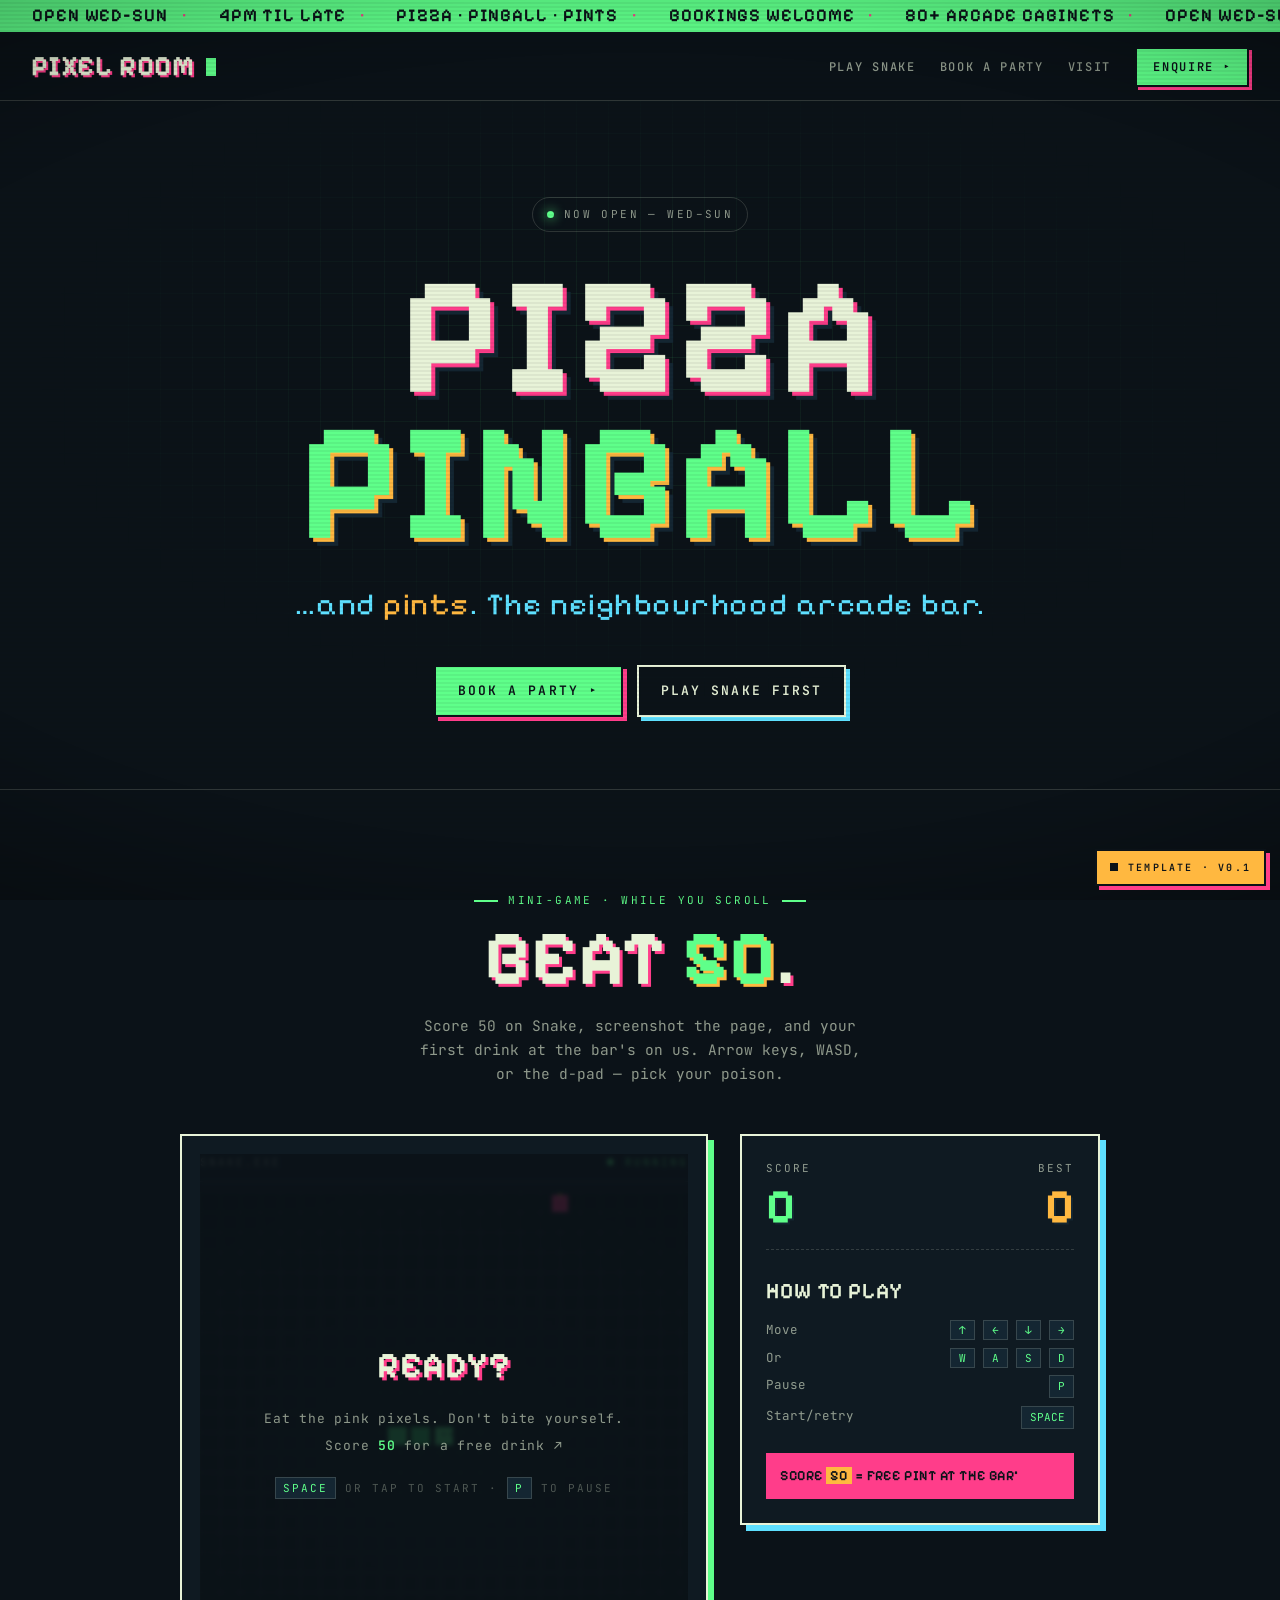
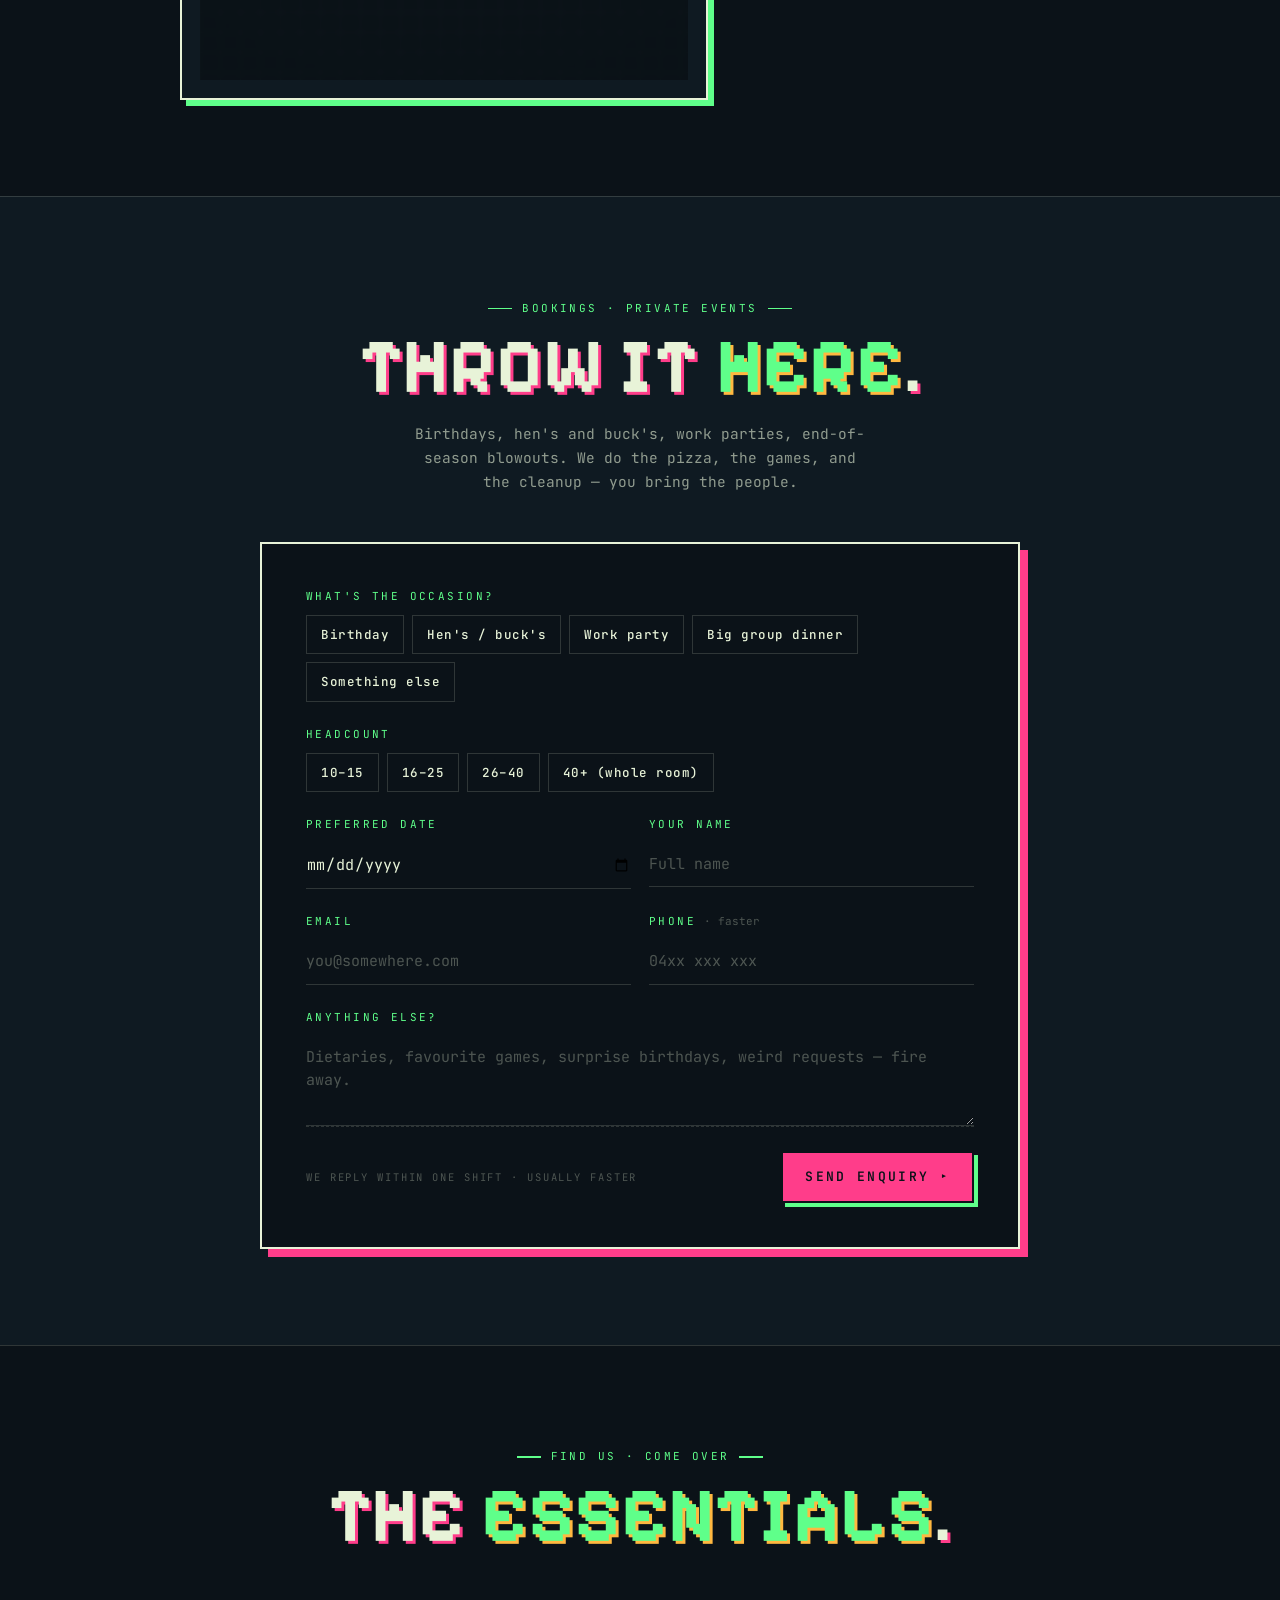
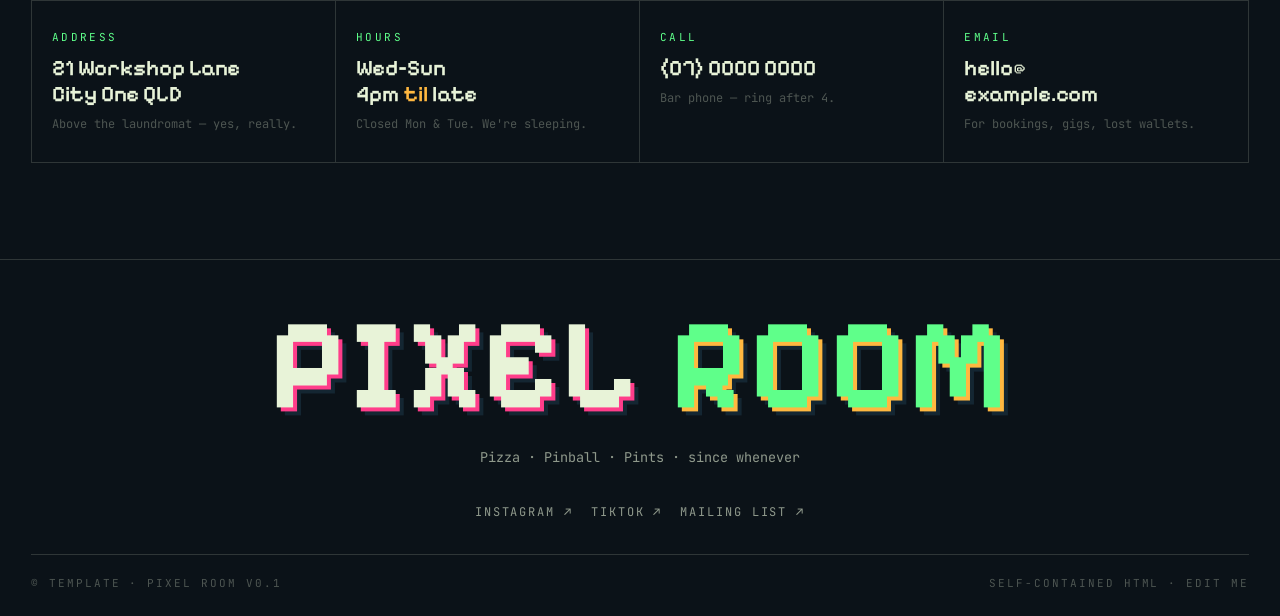
<file: Projects/pixelroom_temp.html>
<!doctype html>
<html lang="en">
<head>
<meta charset="utf-8">
<meta name="viewport" content="width=device-width,initial-scale=1,viewport-fit=cover">
<title>PIXEL ROOM — Pizza · Pinball · Pints · Template v0.1</title>

<!--
  pixel room — arcade bar template
  v0.1 · single-file html · enquiry + tiny snake mini-game
  swap copy and hours, drop in real photos later. ship.
  fonts: pixelify sans (display) · jetbrains mono (body)
-->

<link rel="preconnect" href="https://fonts.googleapis.com">
<link rel="preconnect" href="https://fonts.gstatic.com" crossorigin>
<link href="https://fonts.googleapis.com/css2?family=Pixelify+Sans:wght@400;600;700&family=JetBrains+Mono:wght@400;500;600&display=swap" rel="stylesheet">

<style>
/* ───────── tokens ───────── */
:root{
  --bg:#0b1218;
  --bg-2:#0f1a22;
  --bg-3:#142632;
  --grid:rgba(95,255,138,.08);
  --crt:#e8f3d8;
  --crt-dim:rgba(232,243,216,.6);
  --crt-faint:rgba(232,243,216,.3);
  --phos:#5fff8a;     /* phosphor green */
  --neon:#ff3d8a;     /* hot magenta */
  --amber:#ffb840;
  --cyan:#5ee0ff;
  --rule:rgba(232,243,216,.16);

  --f-display:"Pixelify Sans", system-ui, sans-serif;
  --f-mono:"JetBrains Mono", ui-monospace, monospace;

  --gutter:clamp(16px, 2.4vw, 32px);
  --maxw:1280px;

  --ease:cubic-bezier(.22,.61,.36,1);
}

/* ───────── reset ───────── */
*,*::before,*::after{box-sizing:border-box;margin:0;padding:0}
html{scroll-behavior:smooth;-webkit-text-size-adjust:100%}
body{
  background:var(--bg);
  color:var(--crt);
  font-family:var(--f-mono);
  font-size:14.5px;
  line-height:1.55;
  overflow-x:hidden;
  position:relative;
}
img,svg{display:block;max-width:100%}
a{color:inherit;text-decoration:none}
button{font:inherit;color:inherit;background:none;border:0;cursor:pointer}
input,textarea,select{font:inherit;color:inherit}
::selection{background:var(--phos);color:var(--bg)}

/* CRT scanlines + vignette */
body::before{
  content:"";position:fixed;inset:0;pointer-events:none;z-index:80;
  background:repeating-linear-gradient(180deg,
    transparent 0,
    transparent 2px,
    rgba(0,0,0,.18) 3px,
    transparent 4px);
  mix-blend-mode:multiply;opacity:.55;
}
body::after{
  content:"";position:fixed;inset:0;pointer-events:none;z-index:81;
  background:radial-gradient(120% 80% at 50% 50%, transparent 55%, rgba(0,0,0,.55) 100%);
}

.shell{
  max-width:var(--maxw);margin:0 auto;
  padding:0 var(--gutter);
  position:relative;z-index:1;
}

/* ───────── marquee ───────── */
.marquee{
  background:var(--phos);color:var(--bg);
  border-bottom:2px solid var(--bg);
  overflow:hidden;
  height:34px;display:flex;align-items:center;
  font-family:var(--f-display);font-weight:600;
  font-size:18px;letter-spacing:.05em;
  text-transform:uppercase;
}
.marquee__track{
  display:flex;gap:32px;flex-shrink:0;white-space:nowrap;
  animation:slide 28s linear infinite;
  padding-left:32px;
}
.marquee__track span{display:inline-flex;align-items:center;gap:14px}
.marquee__track i{
  font-style:normal;color:var(--neon);
}
@keyframes slide{ to{ transform:translate3d(-50%,0,0) } }

/* ───────── nav ───────── */
.nav{
  border-bottom:1px solid var(--rule);
  background:rgba(11,18,24,.86);
  backdrop-filter:blur(8px);
  -webkit-backdrop-filter:blur(8px);
  position:sticky;top:0;z-index:60;
}
.nav__row{
  display:flex;align-items:center;justify-content:space-between;
  height:66px;
}
.brand{
  font-family:var(--f-display);font-weight:700;font-size:28px;
  letter-spacing:.02em;
  color:var(--crt);
  text-shadow:2px 2px 0 var(--neon);
  display:flex;align-items:center;gap:12px;
}
.brand .blink{
  width:10px;height:18px;background:var(--phos);
  animation:blink 1s steps(2) infinite;
}
@keyframes blink{ 50%{opacity:0} }
.menu{display:flex;gap:24px;align-items:center}
.menu a{
  font-family:var(--f-mono);font-size:12px;font-weight:500;
  letter-spacing:.14em;text-transform:uppercase;color:var(--crt-dim);
  transition:color .2s var(--ease);
}
.menu a:hover{color:var(--phos)}
.menu .pill{
  background:var(--phos);color:var(--bg);
  padding:9px 16px;font-weight:600;border:2px solid var(--bg);
  box-shadow:3px 3px 0 var(--neon);
  transition:transform .15s var(--ease), box-shadow .15s var(--ease);
}
.menu .pill:hover{transform:translate(-1px,-1px);box-shadow:5px 5px 0 var(--neon);color:var(--bg)}
.menu .pill:active{transform:translate(2px,2px);box-shadow:1px 1px 0 var(--neon)}

@media (max-width:780px){
  .menu a:not(.pill){display:none}
}

/* ───────── hero ───────── */
.hero{
  padding:clamp(48px, 8vw, 96px) 0 clamp(40px, 6vw, 72px);
  position:relative;
}
.hero::before{
  content:"";position:absolute;inset:0;z-index:0;pointer-events:none;
  background-image:
    linear-gradient(var(--grid) 1px, transparent 1px),
    linear-gradient(90deg, var(--grid) 1px, transparent 1px);
  background-size:32px 32px;
  mask-image:radial-gradient(60% 60% at 50% 40%, #000, transparent 80%);
}
.hero__inner{position:relative;z-index:1;text-align:center}
.hero__eyebrow{
  display:inline-flex;gap:10px;align-items:center;
  font-family:var(--f-mono);font-size:11px;letter-spacing:.22em;
  text-transform:uppercase;color:var(--crt-dim);
  border:1px solid var(--rule);
  padding:8px 14px;border-radius:99px;
  margin-bottom:32px;
}
.hero__eyebrow .dot{
  width:7px;height:7px;border-radius:50%;background:var(--phos);
  box-shadow:0 0 12px var(--phos);
  animation:pulse 1.5s ease-in-out infinite;
}
@keyframes pulse{ 50%{ opacity:.4 } }

.hero h1{
  font-family:var(--f-display);
  font-weight:700;
  font-size:clamp(64px, 13vw, 196px);
  line-height:.88;letter-spacing:.01em;
  text-transform:uppercase;
  color:var(--crt);
  text-shadow:
    4px 4px 0 var(--neon),
    8px 8px 0 var(--bg-3);
  margin-bottom:24px;
}
.hero h1 .l2{display:block;color:var(--phos);text-shadow:4px 4px 0 var(--amber), 8px 8px 0 var(--bg-3)}

.hero__tag{
  font-family:var(--f-display);font-weight:400;
  font-size:clamp(20px, 2.4vw, 32px);
  color:var(--cyan);
  margin-bottom:36px;
  letter-spacing:.05em;
}
.hero__tag em{font-style:normal;color:var(--amber)}

.hero__ctas{display:inline-flex;gap:14px;flex-wrap:wrap;justify-content:center}

.btn{
  display:inline-flex;align-items:center;gap:12px;
  padding:14px 22px;font-family:var(--f-mono);font-weight:600;
  font-size:13px;letter-spacing:.16em;text-transform:uppercase;
  border:2px solid;
  transition:transform .15s var(--ease), box-shadow .15s var(--ease);
}
.btn--primary{
  background:var(--phos);color:var(--bg);border-color:var(--bg);
  box-shadow:4px 4px 0 var(--neon);
}
.btn--primary:hover{transform:translate(-1px,-1px);box-shadow:6px 6px 0 var(--neon)}
.btn--primary:active{transform:translate(2px,2px);box-shadow:1px 1px 0 var(--neon)}

.btn--ghost{
  background:transparent;color:var(--crt);border-color:var(--crt);
  box-shadow:4px 4px 0 var(--cyan);
}
.btn--ghost:hover{transform:translate(-1px,-1px);box-shadow:6px 6px 0 var(--cyan);background:var(--bg-2)}
.btn--ghost:active{transform:translate(2px,2px);box-shadow:1px 1px 0 var(--cyan)}

/* ───────── section header ───────── */
.section{padding:clamp(56px, 8vw, 96px) 0;position:relative;border-top:1px solid var(--rule)}
.section__head{
  text-align:center;margin-bottom:48px;
}
.section__lbl{
  display:inline-flex;align-items:center;gap:10px;
  font-family:var(--f-mono);font-size:11px;letter-spacing:.22em;
  text-transform:uppercase;color:var(--phos);
  margin-bottom:14px;
}
.section__lbl::before,.section__lbl::after{
  content:"";width:24px;height:1.5px;background:var(--phos);
}
.section h2{
  font-family:var(--f-display);font-weight:700;
  font-size:clamp(36px, 6vw, 84px);
  letter-spacing:.01em;text-transform:uppercase;line-height:.95;
  text-shadow:3px 3px 0 var(--neon);
  color:var(--crt);
}
.section h2 em{font-style:normal;color:var(--phos);text-shadow:3px 3px 0 var(--amber)}
.section__sub{
  max-width:50ch;margin:18px auto 0;color:var(--crt-dim);
  font-size:14.5px;line-height:1.65;
}

/* ───────── snake game ───────── */
.game-wrap{
  display:grid;
  grid-template-columns:1fr 360px;
  gap:32px;
  align-items:start;
  max-width:920px;margin:0 auto;
}
.game{
  position:relative;
  background:var(--bg-2);
  border:2px solid var(--crt);
  box-shadow:6px 6px 0 var(--phos);
  padding:18px;
  aspect-ratio:1/1;
  width:100%;
}
.game__head{
  display:flex;justify-content:space-between;align-items:center;
  font-family:var(--f-mono);font-size:11px;letter-spacing:.18em;
  text-transform:uppercase;color:var(--crt-dim);
  border-bottom:1px solid var(--rule);
  padding-bottom:10px;margin-bottom:10px;
}
.game__head .live{color:var(--phos)}
.game__head .live::before{content:"●  ";color:var(--phos)}

#snake{
  display:block;width:100%;height:auto;aspect-ratio:1/1;
  background:
    linear-gradient(var(--grid) 1px, transparent 1px) 0 0 / 20px 20px,
    linear-gradient(90deg, var(--grid) 1px, transparent 1px) 0 0 / 20px 20px,
    radial-gradient(120% 90% at 50% 50%, rgba(95,255,138,.06), transparent 70%),
    var(--bg);
  image-rendering:pixelated;
  image-rendering:crisp-edges;
  cursor:pointer;
}

.game__overlay{
  position:absolute;inset:18px;
  display:none;align-items:center;justify-content:center;flex-direction:column;
  background:rgba(11,18,24,.86);
  backdrop-filter:blur(2px);
  text-align:center;padding:24px;
}
.game__overlay.show{display:flex}
.game__overlay h3{
  font-family:var(--f-display);font-weight:700;font-size:36px;
  text-transform:uppercase;letter-spacing:.02em;
  color:var(--crt);text-shadow:3px 3px 0 var(--neon);
  margin-bottom:16px;
}
.game__overlay h3.lost{color:var(--neon);text-shadow:3px 3px 0 var(--amber)}
.game__overlay p{color:var(--crt-dim);margin-bottom:6px;font-size:13px;letter-spacing:.06em}
.game__overlay p strong{color:var(--phos);font-weight:600}
.game__overlay .hint{
  margin-top:18px;font-size:11px;color:var(--crt-faint);
  font-family:var(--f-mono);letter-spacing:.18em;text-transform:uppercase;
}
.game__overlay .hint kbd{
  font-family:var(--f-mono);background:var(--bg-3);padding:3px 7px;
  border:1px solid var(--rule);color:var(--phos);font-size:11px;
}

/* mobile d-pad */
.dpad{
  display:none;
  grid-template-columns:repeat(3, 56px);
  grid-template-rows:repeat(3, 56px);
  gap:6px;justify-content:center;margin-top:14px;
}
.dpad button{
  background:var(--bg-2);border:2px solid var(--crt);color:var(--phos);
  font-family:var(--f-display);font-size:24px;
  box-shadow:3px 3px 0 var(--neon);
  transition:transform .1s var(--ease), box-shadow .1s var(--ease);
}
.dpad button:active{transform:translate(2px,2px);box-shadow:1px 1px 0 var(--neon)}
.dp-up{grid-column:2;grid-row:1}
.dp-left{grid-column:1;grid-row:2}
.dp-right{grid-column:3;grid-row:2}
.dp-down{grid-column:2;grid-row:3}
@media (pointer:coarse){ .dpad{display:grid} }

/* score panel */
.game__panel{
  background:var(--bg-2);border:2px solid var(--crt);
  box-shadow:6px 6px 0 var(--cyan);
  padding:24px;display:flex;flex-direction:column;gap:24px;
  align-self:start;
}
.score-row{
  display:flex;justify-content:space-between;align-items:flex-end;
  border-bottom:1px dashed var(--rule);padding-bottom:18px;
}
.score-row .lbl{
  font-family:var(--f-mono);font-size:11px;letter-spacing:.18em;
  text-transform:uppercase;color:var(--crt-dim);margin-bottom:6px;
}
.score-row .val{
  font-family:var(--f-display);font-weight:700;font-size:48px;line-height:1;
  color:var(--phos);text-shadow:2px 2px 0 var(--bg-3);
}
.score-row .val--hi{color:var(--amber);text-shadow:2px 2px 0 var(--bg-3)}

.game__panel h4{
  font-family:var(--f-display);font-weight:600;font-size:22px;
  color:var(--crt);text-transform:uppercase;letter-spacing:.04em;
  margin-bottom:12px;
}
.game__panel ul{list-style:none;display:flex;flex-direction:column;gap:8px}
.game__panel li{
  display:flex;justify-content:space-between;gap:12px;
  font-size:12.5px;color:var(--crt-dim);
}
.game__panel li kbd{
  font-family:var(--f-mono);background:var(--bg-3);padding:2px 8px;
  border:1px solid var(--rule);color:var(--phos);font-size:11px;
}
.game__panel .promo{
  background:var(--neon);color:var(--bg);
  padding:14px;font-family:var(--f-display);font-weight:600;
  font-size:14px;line-height:1.3;text-transform:uppercase;letter-spacing:.04em;
}
.game__panel .promo span{color:var(--bg);background:var(--amber);padding:0 4px}

@media (max-width:760px){
  .game-wrap{grid-template-columns:1fr;max-width:480px}
  .game__panel{box-shadow:4px 4px 0 var(--cyan)}
  .game{box-shadow:4px 4px 0 var(--phos)}
}

/* ───────── enquiry form ───────── */
.enquiry{
  background:var(--bg-2);
}
.form-wrap{
  max-width:760px;margin:0 auto;
  background:var(--bg);border:2px solid var(--crt);
  box-shadow:8px 8px 0 var(--neon);
  padding:clamp(24px, 4vw, 44px);
}
.form-row{display:flex;flex-direction:column;gap:24px}

.field{display:flex;flex-direction:column;gap:10px}
.field__label{
  font-family:var(--f-mono);font-size:11px;letter-spacing:.22em;
  text-transform:uppercase;color:var(--phos);
  display:flex;align-items:center;gap:8px;
}
.field__label .opt{color:var(--crt-faint);letter-spacing:0;text-transform:none}

.chips{display:flex;flex-wrap:wrap;gap:8px}
.chip{
  font-family:var(--f-mono);font-size:12.5px;font-weight:500;
  padding:9px 14px;border:1.5px solid var(--rule);
  background:transparent;color:var(--crt);
  transition:border-color .2s var(--ease), background .2s var(--ease), color .2s var(--ease);
  letter-spacing:.04em;
}
.chip:hover{border-color:var(--phos);color:var(--phos)}
.chip.is-on{background:var(--phos);color:var(--bg);border-color:var(--phos)}

.input{
  background:transparent;border:0;border-bottom:1.5px solid var(--rule);
  padding:10px 0;font-size:15px;color:var(--crt);
  font-family:var(--f-mono);outline:none;
  transition:border-color .25s var(--ease);
}
.input:focus{border-color:var(--phos)}
.input::placeholder{color:var(--crt-faint)}
textarea.input{resize:vertical;min-height:90px;line-height:1.55}

.grid-2{display:grid;grid-template-columns:1fr 1fr;gap:18px}
@media (max-width:520px){.grid-2{grid-template-columns:1fr}}

.form-foot{
  display:flex;justify-content:space-between;align-items:center;gap:12px;flex-wrap:wrap;
  border-top:1px dashed var(--rule);padding-top:24px;
}
.form-foot small{
  font-family:var(--f-mono);font-size:10.5px;letter-spacing:.18em;
  text-transform:uppercase;color:var(--crt-faint);
}

.submit{
  display:inline-flex;align-items:center;gap:12px;
  background:var(--neon);color:var(--bg);border:2px solid var(--bg);
  padding:14px 22px;font-family:var(--f-mono);font-weight:600;
  font-size:13px;letter-spacing:.18em;text-transform:uppercase;
  box-shadow:4px 4px 0 var(--phos);
  transition:transform .15s var(--ease), box-shadow .15s var(--ease);
}
.submit:hover{transform:translate(-1px,-1px);box-shadow:6px 6px 0 var(--phos)}
.submit:active{transform:translate(2px,2px);box-shadow:1px 1px 0 var(--phos)}

.form-success{
  display:none;text-align:center;padding:14px 8px;
}
.form-wrap.is-sent .form-row,
.form-wrap.is-sent .form-foot{display:none}
.form-wrap.is-sent .form-success{display:block}
.form-success .seal{
  width:64px;height:64px;background:var(--phos);color:var(--bg);
  display:grid;place-items:center;margin:0 auto 16px;
  font-family:var(--f-display);font-size:32px;font-weight:700;
  box-shadow:4px 4px 0 var(--bg-3);
}
.form-success h3{
  font-family:var(--f-display);font-weight:700;font-size:32px;
  color:var(--crt);text-shadow:2px 2px 0 var(--neon);text-transform:uppercase;
  margin-bottom:8px;letter-spacing:.02em;
}
.form-success p{color:var(--crt-dim);max-width:36ch;margin:0 auto}

/* ───────── visit ───────── */
.visit-grid{
  display:grid;grid-template-columns:repeat(4, 1fr);gap:0;
  border:1px solid var(--rule);
}
.visit-cell{
  padding:28px 20px;border-right:1px solid var(--rule);
  display:flex;flex-direction:column;gap:8px;
}
.visit-cell:last-child{border-right:0}
.visit-cell .lbl{
  font-family:var(--f-mono);font-size:11px;letter-spacing:.22em;
  text-transform:uppercase;color:var(--phos);
}
.visit-cell .val{
  font-family:var(--f-display);font-weight:600;font-size:22px;
  color:var(--crt);line-height:1.2;
}
.visit-cell .val em{font-style:normal;color:var(--amber)}
.visit-cell .note{font-size:12px;color:var(--crt-faint)}

@media (max-width:780px){
  .visit-grid{grid-template-columns:1fr 1fr}
  .visit-cell:nth-child(2){border-right:0}
  .visit-cell:nth-child(-n+2){border-bottom:1px solid var(--rule)}
}
@media (max-width:480px){
  .visit-grid{grid-template-columns:1fr}
  .visit-cell{border-right:0;border-bottom:1px solid var(--rule)}
  .visit-cell:last-child{border-bottom:0}
}

/* ───────── footer ───────── */
.footer{
  border-top:1px solid var(--rule);
  padding:48px 0 24px;
  text-align:center;
}
.footer__brand{
  font-family:var(--f-display);font-weight:700;
  font-size:clamp(56px, 10vw, 128px);
  letter-spacing:.02em;text-transform:uppercase;line-height:.9;
  color:var(--crt);text-shadow:4px 4px 0 var(--neon), 8px 8px 0 var(--bg-3);
  margin-bottom:24px;
}
.footer__brand em{font-style:normal;color:var(--phos);text-shadow:4px 4px 0 var(--amber), 8px 8px 0 var(--bg-3)}
.footer__sub{color:var(--crt-dim);margin-bottom:32px;font-size:13.5px}
.footer__socials{display:inline-flex;gap:18px;margin-bottom:32px}
.footer__socials a{
  font-family:var(--f-mono);font-size:12px;letter-spacing:.16em;text-transform:uppercase;
  color:var(--crt-dim);transition:color .2s var(--ease);
}
.footer__socials a:hover{color:var(--phos)}
.footer__bot{
  font-family:var(--f-mono);font-size:11px;letter-spacing:.18em;
  text-transform:uppercase;color:var(--crt-faint);
  border-top:1px solid var(--rule);padding-top:20px;
  display:flex;justify-content:space-between;flex-wrap:wrap;gap:8px;
}

/* template badge */
.tmpl-badge{
  position:fixed;right:14px;bottom:14px;z-index:120;
  display:flex;align-items:center;gap:10px;
  background:var(--amber);color:var(--bg);
  font-family:var(--f-mono);font-size:10px;letter-spacing:.22em;
  text-transform:uppercase;font-weight:600;
  padding:9px 13px;
  border:2px solid var(--bg);
  box-shadow:4px 4px 0 var(--neon);
}
.tmpl-badge::before{
  content:"";width:8px;height:8px;background:var(--bg);
}

@media (prefers-reduced-motion:reduce){
  *,*::before,*::after{animation:none !important;transition:none !important}
}
</style>
</head>

<body>

<!-- marquee -->
<div class="marquee" role="presentation">
  <div class="marquee__track" aria-hidden="true">
    <span>Open Wed–Sun <i>·</i></span>
    <span>4pm til late <i>·</i></span>
    <span>Pizza · Pinball · Pints <i>·</i></span>
    <span>Bookings welcome <i>·</i></span>
    <span>80+ arcade cabinets <i>·</i></span>
    <span>Open Wed–Sun <i>·</i></span>
    <span>4pm til late <i>·</i></span>
    <span>Pizza · Pinball · Pints <i>·</i></span>
    <span>Bookings welcome <i>·</i></span>
    <span>80+ arcade cabinets <i>·</i></span>
  </div>
</div>

<!-- nav -->
<header class="nav">
  <div class="shell nav__row">
    <a class="brand" href="#">PIXEL ROOM<span class="blink"></span></a>
    <nav class="menu" aria-label="primary">
      <a href="#game">Play snake</a>
      <a href="#book">Book a party</a>
      <a href="#visit">Visit</a>
      <a class="pill" href="#book">Enquire ▸</a>
    </nav>
  </div>
</header>

<main>

  <!-- hero -->
  <section class="hero">
    <div class="shell hero__inner">
      <span class="hero__eyebrow"><span class="dot"></span>NOW OPEN — Wed–Sun</span>
      <h1>PIZZA<br><span class="l2">PINBALL</span></h1>
      <p class="hero__tag">…and <em>pints</em>. The neighbourhood arcade bar.</p>
      <div class="hero__ctas">
        <a class="btn btn--primary" href="#book">Book a party ▸</a>
        <a class="btn btn--ghost" href="#game">Play snake first</a>
      </div>
    </div>
  </section>

  <!-- snake -->
  <section class="section" id="game">
    <div class="shell">
      <div class="section__head">
        <div class="section__lbl">Mini-game · while you scroll</div>
        <h2>Beat <em>50</em>.</h2>
        <p class="section__sub">Score 50 on Snake, screenshot the page, and your first drink at the bar's on us. Arrow keys, WASD, or the d-pad — pick your poison.</p>
      </div>

      <div class="game-wrap">

        <div class="game">
          <div class="game__head">
            <span>SNAKE.EXE</span>
            <span class="live">RUNNING</span>
          </div>
          <canvas id="snake" width="420" height="420" tabindex="0" aria-label="Snake game"></canvas>
          <div class="game__overlay show" id="overlay">
            <h3 id="overlay-title">READY?</h3>
            <p>Eat the pink pixels. Don't bite yourself.</p>
            <p>Score <strong>50</strong> for a free drink ↗</p>
            <div class="hint"><kbd>SPACE</kbd> or tap to start · <kbd>P</kbd> to pause</div>
          </div>

          <!-- mobile d-pad -->
          <div class="dpad" aria-label="Snake controls">
            <button class="dp-up" data-dir="up">▲</button>
            <button class="dp-left" data-dir="left">◀</button>
            <button class="dp-right" data-dir="right">▶</button>
            <button class="dp-down" data-dir="down">▼</button>
          </div>
        </div>

        <aside class="game__panel">
          <div class="score-row">
            <div>
              <div class="lbl">Score</div>
              <div class="val" id="score">0</div>
            </div>
            <div style="text-align:right">
              <div class="lbl">Best</div>
              <div class="val val--hi" id="hi">0</div>
            </div>
          </div>

          <div>
            <h4>How to play</h4>
            <ul>
              <li>Move <span><kbd>↑</kbd> <kbd>←</kbd> <kbd>↓</kbd> <kbd>→</kbd></span></li>
              <li>Or <span><kbd>W</kbd> <kbd>A</kbd> <kbd>S</kbd> <kbd>D</kbd></span></li>
              <li>Pause <kbd>P</kbd></li>
              <li>Start/retry <kbd>SPACE</kbd></li>
            </ul>
          </div>

          <div class="promo">
            score <span>50</span> = free pint at the bar*
          </div>
        </aside>

      </div>
    </div>
  </section>

  <!-- enquiry form -->
  <section class="section enquiry" id="book">
    <div class="shell">
      <div class="section__head">
        <div class="section__lbl">Bookings · private events</div>
        <h2>Throw it <em>here</em>.</h2>
        <p class="section__sub">Birthdays, hen's and buck's, work parties, end-of-season blowouts. We do the pizza, the games, and the cleanup — you bring the people.</p>
      </div>

      <form class="form-wrap" id="book-form" novalidate>
        <div class="form-row">

          <div class="field">
            <div class="field__label">What's the occasion?</div>
            <div class="chips" data-group="kind">
              <button type="button" class="chip">Birthday</button>
              <button type="button" class="chip">Hen's / buck's</button>
              <button type="button" class="chip">Work party</button>
              <button type="button" class="chip">Big group dinner</button>
              <button type="button" class="chip">Something else</button>
            </div>
          </div>

          <div class="field">
            <div class="field__label">Headcount</div>
            <div class="chips" data-group="size" data-single="true">
              <button type="button" class="chip">10–15</button>
              <button type="button" class="chip">16–25</button>
              <button type="button" class="chip">26–40</button>
              <button type="button" class="chip">40+ (whole room)</button>
            </div>
          </div>

          <div class="grid-2">
            <div class="field">
              <div class="field__label">Preferred date</div>
              <input type="date" class="input">
            </div>
            <div class="field">
              <div class="field__label">Your name</div>
              <input type="text" class="input" placeholder="Full name" required>
            </div>
          </div>

          <div class="grid-2">
            <div class="field">
              <div class="field__label">Email</div>
              <input type="email" class="input" placeholder="you@somewhere.com" required>
            </div>
            <div class="field">
              <div class="field__label">Phone <span class="opt">· faster</span></div>
              <input type="tel" class="input" placeholder="04xx xxx xxx">
            </div>
          </div>

          <div class="field">
            <div class="field__label">Anything else?</div>
            <textarea class="input" placeholder="Dietaries, favourite games, surprise birthdays, weird requests — fire away."></textarea>
          </div>

        </div>

        <div class="form-foot">
          <small>We reply within one shift · usually faster</small>
          <button type="submit" class="submit">Send enquiry ▸</button>
        </div>

        <div class="form-success">
          <div class="seal">✓</div>
          <h3>Got it.</h3>
          <p>Your booking enquiry's been logged. Someone behind the bar will get back to you within a shift — usually a lot faster.</p>
        </div>
      </form>
    </div>
  </section>

  <!-- visit -->
  <section class="section" id="visit">
    <div class="shell">
      <div class="section__head">
        <div class="section__lbl">Find us · come over</div>
        <h2>The <em>essentials</em>.</h2>
      </div>

      <div class="visit-grid">
        <div class="visit-cell">
          <span class="lbl">Address</span>
          <span class="val">21 Workshop Lane<br>City One QLD</span>
          <span class="note">Above the laundromat — yes, really.</span>
        </div>
        <div class="visit-cell">
          <span class="lbl">Hours</span>
          <span class="val">Wed–Sun<br>4pm <em>til</em> late</span>
          <span class="note">Closed Mon &amp; Tue. We're sleeping.</span>
        </div>
        <div class="visit-cell">
          <span class="lbl">Call</span>
          <span class="val">(07) 0000 0000</span>
          <span class="note">Bar phone — ring after 4.</span>
        </div>
        <div class="visit-cell">
          <span class="lbl">Email</span>
          <span class="val">hello@<br>example.com</span>
          <span class="note">For bookings, gigs, lost wallets.</span>
        </div>
      </div>

    </div>
  </section>

</main>

<!-- footer -->
<footer class="footer">
  <div class="shell">
    <div class="footer__brand">PIXEL <em>ROOM</em></div>
    <div class="footer__sub">Pizza · Pinball · Pints · since whenever</div>
    <div class="footer__socials">
      <a href="#">Instagram ↗</a>
      <a href="#">TikTok ↗</a>
      <a href="#">Mailing list ↗</a>
    </div>
    <div class="footer__bot">
      <span>© Template · Pixel Room v0.1</span>
      <span>Self-contained html · edit me</span>
    </div>
  </div>
</footer>

<div class="tmpl-badge">Template · v0.1</div>

<script>
/* ─────────── snake ─────────── */
(function(){
  const canvas = document.getElementById('snake');
  const ctx = canvas.getContext('2d');
  const scoreEl = document.getElementById('score');
  const hiEl = document.getElementById('hi');
  const overlay = document.getElementById('overlay');
  const overlayTitle = document.getElementById('overlay-title');

  const SIZE = 21;                 // grid cells per side
  const W = canvas.width;
  const CELL = W / SIZE;

  let snake, dir, nextDir, food, score, hi=0, alive, paused, started=false;
  let tickMs = 120, lastTick = 0, raf;

  function reset(){
    snake = [{x:10,y:10},{x:9,y:10},{x:8,y:10}];
    dir = {x:1,y:0}; nextDir = {x:1,y:0};
    food = spawnFood();
    score = 0; alive = true; paused = false;
    tickMs = 120;
    updateScore();
    draw();
  }

  function spawnFood(){
    while(true){
      const f = {x:(Math.random()*SIZE)|0, y:(Math.random()*SIZE)|0};
      if(!snake.some(s => s.x===f.x && s.y===f.y)) return f;
    }
  }

  function updateScore(){
    scoreEl.textContent = score;
    if(score > hi){ hi = score; hiEl.textContent = hi; }
  }

  function step(){
    dir = nextDir;
    const head = {x: snake[0].x + dir.x, y: snake[0].y + dir.y};
    if(head.x<0 || head.x>=SIZE || head.y<0 || head.y>=SIZE) return gameOver();
    if(snake.some(s => s.x===head.x && s.y===head.y)) return gameOver();
    snake.unshift(head);
    if(head.x===food.x && head.y===food.y){
      score++; updateScore();
      food = spawnFood();
      if(tickMs > 65) tickMs -= 2;
    } else {
      snake.pop();
    }
  }

  function gameOver(){
    alive = false;
    showOverlay('GAME OVER', true);
  }

  function showOverlay(title, lost){
    overlayTitle.textContent = title;
    overlayTitle.classList.toggle('lost', !!lost);
    overlay.classList.add('show');
  }
  function hideOverlay(){ overlay.classList.remove('show'); }

  function draw(){
    ctx.clearRect(0,0,W,W);
    // food — pink with little notch
    ctx.fillStyle = '#ff3d8a';
    ctx.fillRect(food.x*CELL+3, food.y*CELL+3, CELL-6, CELL-6);
    ctx.fillStyle = '#ffb840';
    ctx.fillRect(food.x*CELL+CELL/2-1, food.y*CELL+1, 2, 3);

    // snake — head bright, body slightly darker
    snake.forEach((s,i) => {
      if(i===0){
        ctx.fillStyle = '#5fff8a';
      } else {
        // subtle gradient down the body using mod
        ctx.fillStyle = i%2 ? '#3de070' : '#4af07d';
      }
      ctx.fillRect(s.x*CELL+2, s.y*CELL+2, CELL-4, CELL-4);
    });

    // head eyes
    if(snake[0]){
      ctx.fillStyle = '#0b1218';
      const h = snake[0];
      const cx = h.x*CELL, cy = h.y*CELL;
      const ex = CELL/2 + dir.x*3, ey = CELL/2 + dir.y*3;
      ctx.fillRect(cx + ex - 4, cy + ey - 3, 2, 2);
      ctx.fillRect(cx + ex + 2, cy + ey - 3, 2, 2);
    }
  }

  function loop(t){
    raf = requestAnimationFrame(loop);
    if(!started || !alive || paused) return;
    if(!lastTick) lastTick = t;
    if(t - lastTick >= tickMs){
      step();
      draw();
      lastTick = t;
    }
  }

  function setDir(nx, ny){
    if(!alive || paused) return;
    if(dir.x === -nx && dir.y === -ny) return;
    if(dir.x === nx && dir.y === ny) return;
    nextDir = {x:nx, y:ny};
  }

  function start(){
    if(!alive) reset();
    started = true; paused = false;
    hideOverlay();
    canvas.focus();
  }

  function togglePause(){
    if(!alive){ start(); return; }
    paused = !paused;
    if(paused) showOverlay('PAUSED', false);
    else hideOverlay();
  }

  // keys
  addEventListener('keydown', e => {
    const k = e.key.toLowerCase();
    if(k==='arrowup'||k==='w'){ setDir(0,-1); e.preventDefault(); }
    else if(k==='arrowdown'||k==='s'){ setDir(0,1); e.preventDefault(); }
    else if(k==='arrowleft'||k==='a'){ setDir(-1,0); e.preventDefault(); }
    else if(k==='arrowright'||k==='d'){ setDir(1,0); e.preventDefault(); }
    else if(k===' '){ start(); e.preventDefault(); }
    else if(k==='p'){ togglePause(); e.preventDefault(); }
  });

  // d-pad
  document.querySelectorAll('.dpad button').forEach(b => {
    b.addEventListener('click', () => {
      if(!started){ start(); return; }
      const d = b.dataset.dir;
      if(d==='up') setDir(0,-1);
      if(d==='down') setDir(0,1);
      if(d==='left') setDir(-1,0);
      if(d==='right') setDir(1,0);
    });
  });

  // canvas tap
  canvas.addEventListener('click', () => { if(!started || !alive) start(); else togglePause(); });

  reset();
  raf = requestAnimationFrame(loop);
})();

/* ─────────── chips + form ─────────── */
document.querySelectorAll('.chips').forEach(group => {
  const single = group.dataset.single === 'true';
  group.addEventListener('click', e => {
    const chip = e.target.closest('.chip');
    if(!chip) return;
    if(single){
      group.querySelectorAll('.chip').forEach(c => c.classList.remove('is-on'));
      chip.classList.add('is-on');
    } else {
      chip.classList.toggle('is-on');
    }
  });
});

const bookForm = document.getElementById('book-form');
bookForm.addEventListener('submit', e => {
  e.preventDefault();
  bookForm.classList.add('is-sent');
  bookForm.scrollIntoView({behavior:'smooth', block:'center'});
});
</script>

</body>
</html>
</file>
<file: styles.css>
/* =============================================
   ROOT & RESET
============================================= */
*, *::before, *::after { box-sizing: border-box; margin: 0; padding: 0; }

:root {
  --bg:          #080812;
  --bg-2:        #0f0f20;
  --surface:     rgba(255, 255, 255, 0.04);
  --surface-2:   rgba(255, 255, 255, 0.08);
  --border:      rgba(255, 255, 255, 0.08);
  --border-2:    rgba(255, 255, 255, 0.14);

  --accent-1:    #7c3aed;
  --accent-2:    #06b6d4;
  --accent-3:    #f472b6;
  --gradient:    linear-gradient(135deg, var(--accent-1), var(--accent-2));
  --gradient-2:  linear-gradient(135deg, var(--accent-1), var(--accent-3));

  --text:        #e2e8f0;
  --text-muted:  #64748b;
  --text-soft:   #94a3b8;

  --font-main:   'Inter', sans-serif;
  --font-code:   'Fira Code', monospace;

  --radius-sm:   8px;
  --radius-md:   16px;
  --radius-lg:   24px;
  --radius-xl:   32px;

  --shadow-glow: 0 0 40px rgba(124, 58, 237, 0.15);
  --shadow-card: 0 8px 32px rgba(0, 0, 0, 0.4);

  --nav-h:       72px;
  --section-gap: 120px;
}

html {
  scroll-behavior: smooth;
  scroll-padding-top: var(--nav-h);
}

body {
  font-family: var(--font-main);
  background-color: var(--bg);
  color: var(--text);
  line-height: 1.6;
  overflow-x: hidden;
}

::selection {
  background: rgba(124, 58, 237, 0.4);
  color: #fff;
}

::-webkit-scrollbar { width: 6px; }
::-webkit-scrollbar-track { background: var(--bg); }
::-webkit-scrollbar-thumb {
  background: var(--accent-1);
  border-radius: 3px;
}

img { display: block; max-width: 100%; }
a { color: inherit; text-decoration: none; }
ul { list-style: none; }

/* =============================================
   NOISE + GRADIENT BACKGROUND
============================================= */
body::before {
  content: '';
  position: fixed;
  inset: 0;
  background:
    radial-gradient(ellipse 80% 60% at 20% 10%, rgba(124, 58, 237, 0.12) 0%, transparent 60%),
    radial-gradient(ellipse 60% 50% at 80% 80%, rgba(6, 182, 212, 0.08) 0%, transparent 60%),
    radial-gradient(ellipse 50% 40% at 60% 40%, rgba(244, 114, 182, 0.06) 0%, transparent 60%);
  pointer-events: none;
  z-index: 0;
}

/* =============================================
   UTILITIES
============================================= */
.container {
  max-width: 1100px;
  margin-inline: auto;
  padding-inline: 24px;
}

.section {
  padding-block: var(--section-gap);
  position: relative;
  z-index: 1;
}

.section-label {
  display: inline-flex;
  align-items: center;
  gap: 8px;
  font-family: var(--font-code);
  font-size: 0.8rem;
  color: var(--accent-2);
  letter-spacing: 0.1em;
  text-transform: uppercase;
  margin-bottom: 12px;
}
.section-label::before {
  content: '';
  width: 20px;
  height: 1px;
  background: var(--accent-2);
}

.section-title {
  font-size: clamp(2rem, 4vw, 2.75rem);
  font-weight: 700;
  line-height: 1.15;
  letter-spacing: -0.02em;
  margin-bottom: 16px;
}

.section-desc {
  font-size: 1.05rem;
  color: var(--text-soft);
  max-width: 560px;
  margin-bottom: 56px;
}

.gradient-text {
  background: var(--gradient);
  -webkit-background-clip: text;
  -webkit-text-fill-color: transparent;
  background-clip: text;
}

.btn {
  display: inline-flex;
  align-items: center;
  gap: 8px;
  padding: 12px 28px;
  border-radius: 100px;
  font-size: 0.9rem;
  font-weight: 600;
  cursor: pointer;
  transition: transform 0.2s, box-shadow 0.2s, opacity 0.2s;
  border: none;
  outline: none;
}
.btn:hover { transform: translateY(-2px); }
.btn:disabled { opacity: 0.6; cursor: not-allowed; transform: none; }
.btn-primary {
  background: var(--gradient);
  color: #fff;
  box-shadow: 0 4px 20px rgba(124, 58, 237, 0.4);
}
.btn-primary:hover { box-shadow: 0 8px 30px rgba(124, 58, 237, 0.55); }
.btn-ghost {
  background: var(--surface-2);
  color: var(--text);
  border: 1px solid var(--border-2);
  backdrop-filter: blur(8px);
}
.btn-ghost:hover { background: rgba(255,255,255,0.12); }

.card {
  background: var(--surface);
  border: 1px solid var(--border);
  border-radius: var(--radius-md);
  backdrop-filter: blur(12px);
  transition: border-color 0.3s, transform 0.3s, box-shadow 0.3s;
}
.card:hover {
  border-color: rgba(124, 58, 237, 0.3);
  transform: translateY(-6px);
  box-shadow: var(--shadow-card), 0 0 48px rgba(124, 58, 237, 0.18);
}

.reveal {
  opacity: 0;
  transform: translateY(30px);
  transition: opacity 0.6s ease, transform 0.6s ease;
}
.reveal.visible {
  opacity: 1;
  transform: none;
}

/* =============================================
   NAVIGATION
============================================= */
nav {
  position: fixed;
  top: 0;
  left: 0;
  right: 0;
  z-index: 100;
  height: var(--nav-h);
  display: flex;
  align-items: center;
  transition: background 0.3s, border-color 0.3s;
}
nav.scrolled {
  background: rgba(8, 8, 18, 0.85);
  border-bottom: 1px solid var(--border);
  backdrop-filter: blur(20px);
}

.nav-inner {
  display: flex;
  align-items: center;
  justify-content: space-between;
  width: 100%;
}

.nav-logo {
  font-family: var(--font-code);
  font-size: 1.1rem;
  font-weight: 500;
  background: var(--gradient);
  -webkit-background-clip: text;
  -webkit-text-fill-color: transparent;
  background-clip: text;
}

.nav-links {
  display: flex;
  align-items: center;
  gap: 36px;
}
.nav-links a {
  font-size: 0.875rem;
  font-weight: 500;
  color: var(--text-soft);
  transition: color 0.2s;
  position: relative;
}
.nav-links a::after {
  content: '';
  position: absolute;
  bottom: -4px;
  left: 0;
  width: 0;
  height: 1px;
  background: var(--gradient);
  transition: width 0.3s;
}
.nav-links a:hover { color: var(--text); }
.nav-links a:hover::after { width: 100%; }

.nav-cta { padding: 9px 22px; font-size: 0.85rem; }

.hamburger {
  display: none;
  flex-direction: column;
  gap: 5px;
  cursor: pointer;
  padding: 4px;
  background: none;
  border: none;
}
.hamburger span {
  width: 24px;
  height: 2px;
  background: var(--text);
  border-radius: 2px;
  transition: transform 0.3s, opacity 0.3s;
}
.hamburger.open span:nth-child(1) { transform: rotate(45deg) translate(5px, 5px); }
.hamburger.open span:nth-child(2) { opacity: 0; }
.hamburger.open span:nth-child(3) { transform: rotate(-45deg) translate(5px, -5px); }

/* =============================================
   HERO
============================================= */
.hero {
  min-height: 100svh;
  display: flex;
  flex-direction: column;
  justify-content: center;
  padding-top: var(--nav-h);
  position: relative;
  z-index: 1;
}

.hero-badge {
  display: inline-flex;
  align-items: center;
  gap: 8px;
  background: var(--surface-2);
  border: 1px solid var(--border-2);
  border-radius: 100px;
  padding: 6px 16px;
  font-size: 0.8rem;
  font-family: var(--font-code);
  color: var(--accent-2);
  margin-bottom: 28px;
  width: fit-content;
}
.hero-badge .dot {
  width: 7px;
  height: 7px;
  background: var(--accent-2);
  border-radius: 50%;
  animation: pulse 2s infinite;
}

.hero-title {
  font-size: clamp(2.8rem, 7vw, 5.5rem);
  font-weight: 700;
  letter-spacing: -0.03em;
  line-height: 1.05;
  margin-bottom: 24px;
}

.hero-subtitle {
  font-size: clamp(1rem, 2vw, 1.25rem);
  color: var(--text-soft);
  max-width: 520px;
  margin-bottom: 40px;
  line-height: 1.7;
}

.hero-actions {
  display: flex;
  flex-wrap: wrap;
  gap: 14px;
  margin-bottom: 80px;
}

.hero-scroll {
  display: flex;
  align-items: center;
  gap: 12px;
  color: var(--text-muted);
  font-size: 0.8rem;
  font-family: var(--font-code);
}
.scroll-line {
  width: 40px;
  height: 1px;
  background: linear-gradient(90deg, var(--accent-1), transparent);
  animation: scroll-pulse 2s ease-in-out infinite;
}

.hero-orbs {
  position: absolute;
  right: -100px;
  top: 50%;
  transform: translateY(-50%);
  width: 500px;
  height: 500px;
  pointer-events: none;
}
.orb {
  position: absolute;
  border-radius: 50%;
  filter: blur(60px);
  animation: float 8s ease-in-out infinite;
}
.orb-1 {
  width: 300px; height: 300px;
  background: rgba(124, 58, 237, 0.2);
  top: 0; left: 50px;
  animation-delay: 0s;
}
.orb-2 {
  width: 200px; height: 200px;
  background: rgba(6, 182, 212, 0.15);
  bottom: 50px; right: 0;
  animation-delay: -3s;
}
.orb-3 {
  width: 150px; height: 150px;
  background: rgba(244, 114, 182, 0.12);
  top: 100px; right: 50px;
  animation-delay: -5s;
}

.cursor {
  display: inline-block;
  width: 3px;
  height: 0.85em;
  background: var(--accent-1);
  margin-left: 2px;
  vertical-align: middle;
  animation: blink 1s step-end infinite;
}

/* =============================================
   ABOUT
============================================= */
.about-grid {
  display: grid;
  grid-template-columns: 1fr 1fr;
  gap: 64px;
  align-items: center;
}

.about-photo-wrap {
  position: relative;
}
.about-photo {
  width: 100%;
  aspect-ratio: 4/5;
  background: var(--surface-2);
  border: 1px solid var(--border-2);
  border-radius: var(--radius-lg);
  display: flex;
  align-items: center;
  justify-content: center;
  font-size: 0.85rem;
  color: var(--text-muted);
  font-family: var(--font-code);
  overflow: hidden;
  position: relative;
}
.about-photo-inner {
  text-align: center;
}
.photo-icon {
  width: 64px;
  height: 64px;
  border-radius: 50%;
  background: var(--surface-2);
  border: 2px dashed var(--border-2);
  margin: 0 auto 12px;
  display: flex;
  align-items: center;
  justify-content: center;
  font-size: 1.5rem;
}
.about-photo-badge {
  position: absolute;
  bottom: -20px;
  right: -20px;
  background: var(--gradient);
  border-radius: var(--radius-md);
  padding: 16px 20px;
  font-size: 0.8rem;
  font-weight: 600;
  color: #fff;
  box-shadow: 0 8px 24px rgba(124, 58, 237, 0.4);
}
.about-photo-badge .num {
  font-size: 2rem;
  font-weight: 700;
  display: block;
  line-height: 1;
}

.about-photo img {
  position: absolute;
  inset: 0;
  width: 100%;
  height: 100%;
  object-fit: cover;
  object-position: top center;
}

.about-photo::before {
  content: '';
  position: absolute;
  inset: -1px;
  border-radius: inherit;
  background: var(--gradient);
  z-index: -1;
  opacity: 0.3;
}

.about-text p {
  color: var(--text-soft);
  margin-bottom: 20px;
  line-height: 1.8;
  font-size: 1rem;
}

.about-details {
  display: grid;
  grid-template-columns: 1fr 1fr;
  gap: 16px;
  margin-top: 32px;
}
.detail-item {
  background: var(--surface);
  border: 1px solid var(--border);
  border-radius: var(--radius-sm);
  padding: 14px 16px;
}
.detail-label {
  font-size: 0.7rem;
  font-family: var(--font-code);
  color: var(--text-muted);
  letter-spacing: 0.08em;
  text-transform: uppercase;
  margin-bottom: 4px;
}
.detail-value {
  font-size: 0.9rem;
  font-weight: 500;
  color: var(--text);
}

/* =============================================
   SKILLS
============================================= */
.skills-grid {
  display: grid;
  grid-template-columns: repeat(auto-fill, minmax(280px, 1fr));
  gap: 20px;
}

.skill-category {
  padding: 28px;
}
.skill-cat-icon {
  width: 44px;
  height: 44px;
  border-radius: var(--radius-sm);
  background: var(--gradient);
  display: flex;
  align-items: center;
  justify-content: center;
  font-size: 1.2rem;
  margin-bottom: 16px;
  box-shadow: 0 4px 16px rgba(124, 58, 237, 0.3);
}
.skill-cat-title {
  font-size: 1rem;
  font-weight: 600;
  margin-bottom: 6px;
}
.skill-cat-desc {
  font-size: 0.82rem;
  color: var(--text-muted);
  margin-bottom: 20px;
}
.skill-tags {
  display: flex;
  flex-wrap: wrap;
  gap: 8px;
}
.skill-tag {
  background: var(--surface-2);
  border: 1px solid var(--border);
  border-radius: 100px;
  padding: 4px 12px;
  font-size: 0.78rem;
  font-family: var(--font-code);
  color: var(--text-soft);
  transition: border-color 0.2s, color 0.2s;
}
.skill-tag:hover {
  border-color: var(--accent-1);
  background: rgba(124, 58, 237, 0.12);
  color: var(--text);
}

/* =============================================
   PROJECTS
============================================= */
.projects-filter {
  display: flex;
  gap: 10px;
  flex-wrap: wrap;
  margin-bottom: 40px;
}
.filter-btn {
  background: var(--surface);
  border: 1px solid var(--border);
  border-radius: 100px;
  padding: 8px 20px;
  font-size: 0.82rem;
  font-weight: 500;
  color: var(--text-soft);
  cursor: pointer;
  transition: all 0.2s;
}
.filter-btn:hover, .filter-btn.active {
  background: var(--gradient);
  border-color: transparent;
  color: #fff;
}

.projects-grid {
  display: grid;
  grid-template-columns: repeat(auto-fill, minmax(320px, 1fr));
  gap: 24px;
}

.project-card {
  display: flex;
  flex-direction: column;
  overflow: hidden;
}
.project-thumb {
  aspect-ratio: 16/9;
  background: var(--surface-2);
  position: relative;
  overflow: hidden;
  display: flex;
  align-items: center;
  justify-content: center;
  color: var(--text-muted);
  font-size: 0.8rem;
  font-family: var(--font-code);
}
.project-thumb img {
  position: absolute;
  inset: 0;
  width: 100%;
  height: 100%;
  object-fit: cover;
  transition: transform 0.4s ease;
}
.project-card:hover .project-thumb img { transform: scale(1.04); }

.project-thumb::before {
  content: '';
  position: absolute;
  inset: 0;
  background: var(--gradient);
  opacity: 0;
  transition: opacity 0.3s;
  z-index: 1;
}
.project-card:hover .project-thumb::before { opacity: 0.08; }

.thumb-placeholder {
  text-align: center;
  z-index: 1;
}
.thumb-icon {
  font-size: 2.5rem;
  margin-bottom: 8px;
  opacity: 0.3;
}

.project-body { padding: 24px; flex: 1; display: flex; flex-direction: column; }
.project-tags {
  display: flex;
  gap: 6px;
  flex-wrap: wrap;
  margin-bottom: 12px;
}
.project-tag {
  font-size: 0.72rem;
  font-family: var(--font-code);
  color: var(--accent-2);
  background: rgba(6, 182, 212, 0.1);
  border: 1px solid rgba(6, 182, 212, 0.2);
  border-radius: 4px;
  padding: 2px 8px;
}
.project-title {
  font-size: 1.1rem;
  font-weight: 600;
  margin-bottom: 8px;
}
.project-desc {
  font-size: 0.875rem;
  color: var(--text-soft);
  line-height: 1.7;
  flex: 1;
  margin-bottom: 20px;
}
.project-links {
  display: flex;
  gap: 12px;
}
.project-link {
  display: inline-flex;
  align-items: center;
  gap: 6px;
  font-size: 0.8rem;
  font-weight: 500;
  color: var(--text-soft);
  transition: color 0.2s;
}
.project-link:hover { color: var(--accent-1); }
.project-link svg { width: 14px; height: 14px; }

.project-featured {
  grid-column: 1 / -1;
  display: grid;
  grid-template-columns: 1.2fr 1fr;
}
.project-featured .project-thumb {
  aspect-ratio: auto;
  min-height: 260px;
}
.project-featured .project-body {
  padding: 36px;
}
.featured-label {
  font-size: 0.72rem;
  font-family: var(--font-code);
  color: var(--accent-1);
  letter-spacing: 0.1em;
  text-transform: uppercase;
  margin-bottom: 12px;
}
.project-featured .project-title { font-size: 1.5rem; }

/* =============================================
   EXPERIENCE / TIMELINE
============================================= */
.timeline {
  position: relative;
  padding-left: 40px;
}
.timeline::before {
  content: '';
  position: absolute;
  left: 0;
  top: 8px;
  bottom: 0;
  width: 1px;
  background: linear-gradient(to bottom, var(--accent-1), transparent);
}

.timeline-item {
  position: relative;
  margin-bottom: 48px;
}
.timeline-item:last-child { margin-bottom: 0; }

.timeline-dot {
  position: absolute;
  left: -44px;
  top: 6px;
  width: 10px;
  height: 10px;
  border-radius: 50%;
  background: var(--gradient);
  box-shadow: 0 0 0 4px rgba(124, 58, 237, 0.15);
}

.timeline-date {
  font-size: 0.78rem;
  font-family: var(--font-code);
  color: var(--accent-2);
  margin-bottom: 8px;
}
.timeline-role {
  font-size: 1.1rem;
  font-weight: 600;
  margin-bottom: 4px;
}
.timeline-company {
  font-size: 0.9rem;
  color: var(--text-soft);
  margin-bottom: 14px;
}
.timeline-desc {
  font-size: 0.875rem;
  color: var(--text-muted);
  line-height: 1.75;
}
.timeline-chips {
  display: flex;
  gap: 8px;
  flex-wrap: wrap;
  margin-top: 14px;
}
.timeline-chip {
  background: var(--surface-2);
  border: 1px solid var(--border);
  border-radius: 4px;
  padding: 3px 10px;
  font-size: 0.72rem;
  font-family: var(--font-code);
  color: var(--text-soft);
}

/* =============================================
   CONTACT
============================================= */
.contact-wrapper {
  display: grid;
  grid-template-columns: 1fr 1fr;
  gap: 64px;
  align-items: start;
}

.contact-info p {
  color: var(--text-soft);
  margin-bottom: 36px;
  line-height: 1.8;
  font-size: 1rem;
}

.contact-links {
  display: flex;
  flex-direction: column;
  gap: 16px;
}
.contact-link-item {
  display: flex;
  align-items: center;
  gap: 14px;
  padding: 14px 18px;
  background: var(--surface);
  border: 1px solid var(--border);
  border-radius: var(--radius-sm);
  transition: border-color 0.2s, transform 0.2s;
}
.contact-link-item:hover {
  border-color: var(--accent-1);
  transform: translateX(4px);
}
.link-icon {
  width: 36px;
  height: 36px;
  border-radius: var(--radius-sm);
  background: var(--surface-2);
  display: flex;
  align-items: center;
  justify-content: center;
  font-size: 1rem;
  flex-shrink: 0;
}
.link-label {
  font-size: 0.78rem;
  color: var(--text-muted);
  margin-bottom: 2px;
}
.link-value {
  font-size: 0.9rem;
  font-weight: 500;
}

.contact-form {
  display: flex;
  flex-direction: column;
  gap: 16px;
}

.form-row { display: grid; grid-template-columns: 1fr 1fr; gap: 16px; }

.form-group { display: flex; flex-direction: column; gap: 8px; }
.form-label {
  font-size: 0.8rem;
  font-weight: 500;
  color: var(--text-soft);
}
.form-input, .form-textarea {
  background: var(--surface);
  border: 1px solid var(--border);
  border-radius: var(--radius-sm);
  padding: 12px 16px;
  font-family: var(--font-main);
  font-size: 0.9rem;
  color: var(--text);
  outline: none;
  transition: border-color 0.2s, box-shadow 0.2s;
}
.form-input::placeholder, .form-textarea::placeholder {
  color: var(--text-muted);
}
.form-input:focus, .form-textarea:focus {
  border-color: var(--accent-1);
  box-shadow: 0 0 0 3px rgba(124, 58, 237, 0.12);
}
.form-textarea {
  resize: vertical;
  min-height: 120px;
}

.form-status {
  font-size: 0.85rem;
  padding: 10px 14px;
  border-radius: var(--radius-sm);
  display: none;
}
.form-status.success {
  display: block;
  background: rgba(34, 197, 94, 0.1);
  border: 1px solid rgba(34, 197, 94, 0.2);
  color: #86efac;
}
.form-status.error {
  display: block;
  background: rgba(239, 68, 68, 0.1);
  border: 1px solid rgba(239, 68, 68, 0.2);
  color: #fca5a5;
}

/* =============================================
   FOOTER
============================================= */
footer {
  position: relative;
  z-index: 1;
  border-top: 1px solid var(--border);
  padding: 40px 0;
}
.footer-inner {
  display: flex;
  align-items: center;
  justify-content: space-between;
  flex-wrap: wrap;
  gap: 20px;
}
.footer-logo {
  font-family: var(--font-code);
  font-size: 1rem;
  background: var(--gradient);
  -webkit-background-clip: text;
  -webkit-text-fill-color: transparent;
  background-clip: text;
}
.footer-copy {
  font-size: 0.8rem;
  color: var(--text-muted);
}
.footer-socials {
  display: flex;
  gap: 16px;
}
.footer-social {
  width: 36px;
  height: 36px;
  border-radius: var(--radius-sm);
  background: var(--surface);
  border: 1px solid var(--border);
  display: flex;
  align-items: center;
  justify-content: center;
  font-size: 1rem;
  transition: border-color 0.2s, transform 0.2s;
}
.footer-social:hover {
  border-color: var(--accent-1);
  transform: translateY(-2px);
}

/* =============================================
   ANIMATIONS
============================================= */
@keyframes float {
  0%, 100% { transform: translateY(0); }
  50% { transform: translateY(-24px); }
}
@keyframes blink {
  0%, 100% { opacity: 1; }
  50% { opacity: 0; }
}
@keyframes pulse {
  0%, 100% { opacity: 1; transform: scale(1); }
  50% { opacity: 0.6; transform: scale(0.85); }
}
@keyframes scroll-pulse {
  0%, 100% { opacity: 0.5; }
  50% { opacity: 1; }
}

/* =============================================
   RESPONSIVE
============================================= */
@media (max-width: 900px) {
  .about-grid { grid-template-columns: 1fr; gap: 40px; }
  .about-photo-wrap { max-width: 340px; }
  .contact-wrapper { grid-template-columns: 1fr; gap: 40px; }
  .project-featured { grid-template-columns: 1fr; }
  .project-featured .project-thumb { min-height: 200px; }
  :root { --section-gap: 80px; }
}

@media (max-width: 700px) {
  .nav-links { display: none; }
  .nav-links.open {
    display: flex;
    flex-direction: column;
    position: fixed;
    inset: var(--nav-h) 0 0 0;
    background: rgba(8, 8, 18, 0.97);
    backdrop-filter: blur(20px);
    align-items: center;
    justify-content: center;
    gap: 32px;
    font-size: 1.2rem;
    z-index: 99;
  }
  .hamburger { display: flex; }
  .hero-orbs { display: none; }
  .form-row { grid-template-columns: 1fr; }
  .footer-inner { flex-direction: column; text-align: center; }
}

@media (max-width: 480px) {
  .about-details { grid-template-columns: 1fr; }
}
</file>
